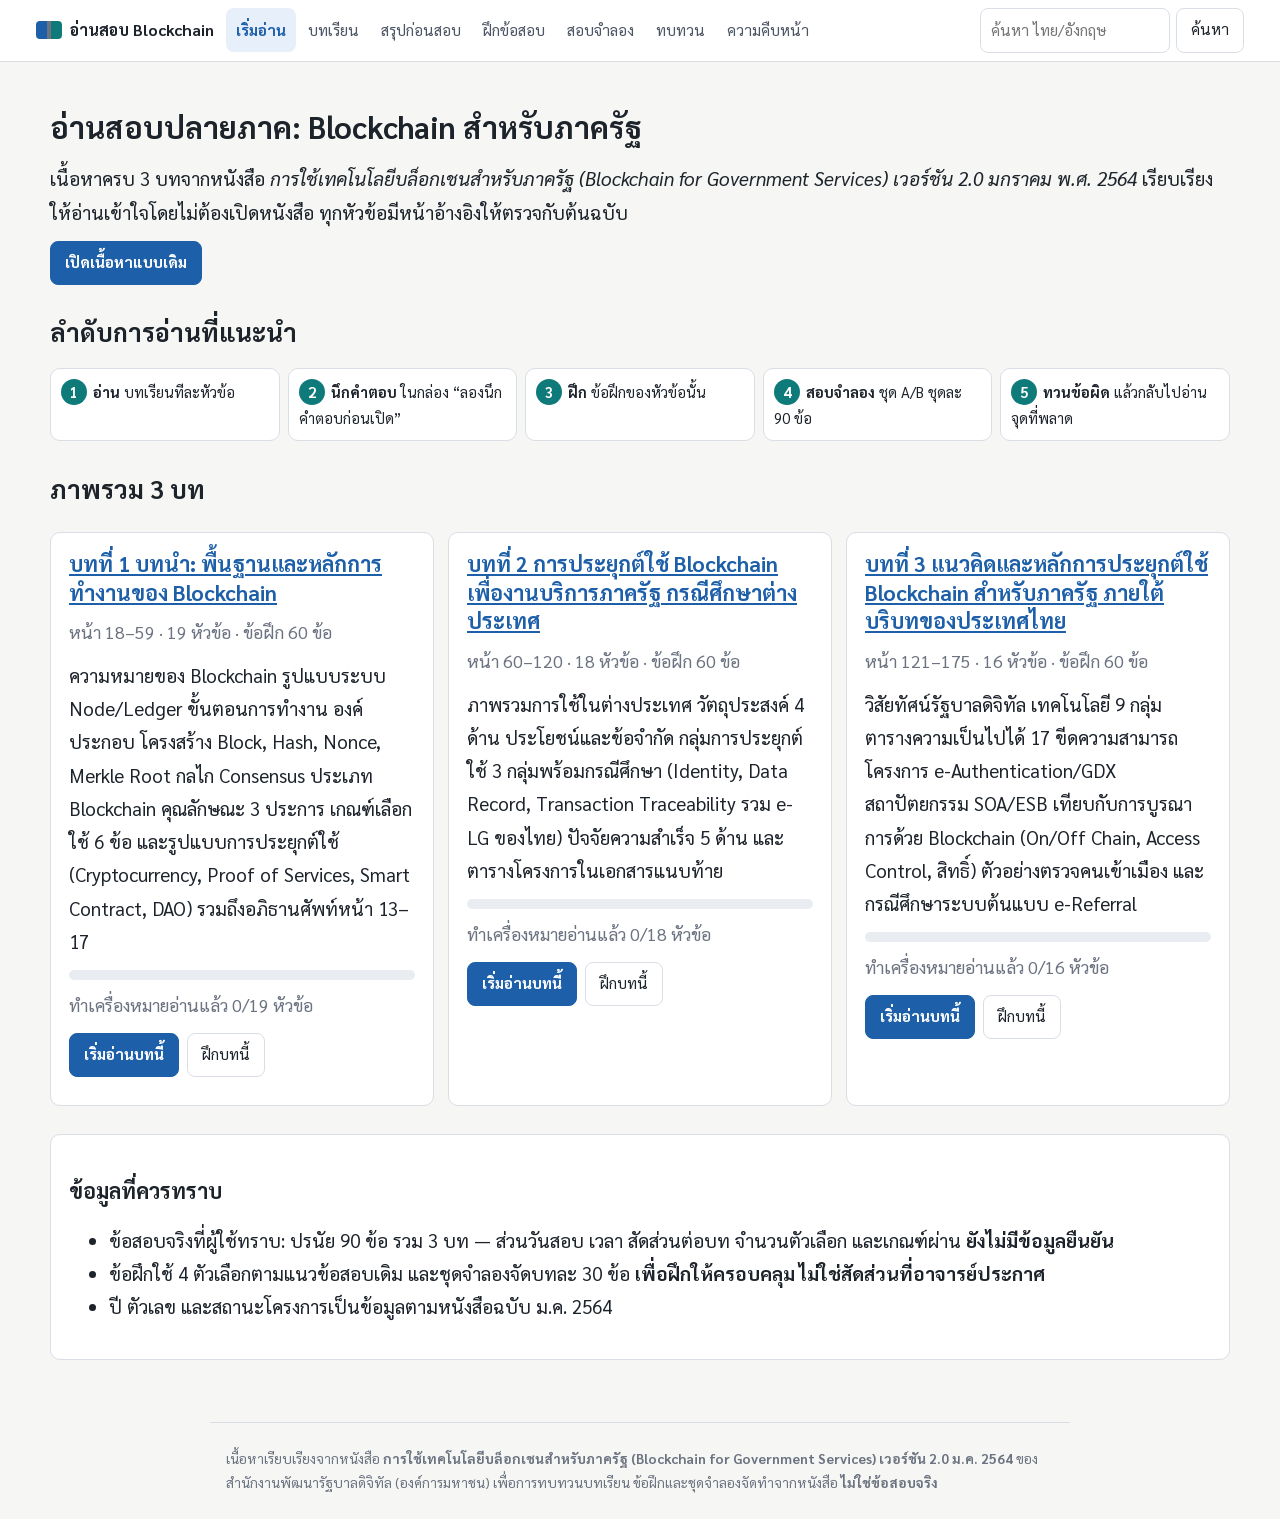
<file: index.html>
<!doctype html>
<html lang="th">
<head>
<meta charset="utf-8">
<meta name="viewport" content="width=device-width, initial-scale=1">
<title>อ่านสอบ Blockchain ภาครัฐ</title>
<meta name="description" content="เว็บไซต์อ่านสอบปลายภาคเรื่อง Blockchain จากหนังสือ การใช้เทคโนโลยีบล็อกเชนสำหรับภาครัฐ เวอร์ชัน 2.0 (สพร.) ครบ 3 บท ใช้งานออฟไลน์ได้">
<link rel="preconnect" href="https://fonts.googleapis.com">
<link rel="preconnect" href="https://fonts.gstatic.com" crossorigin>
<link href="https://fonts.googleapis.com/css2?family=Sarabun:wght@300;400;500;600;700;800&display=swap" rel="stylesheet">
<link rel="stylesheet" href="./assets/css/styles.css">
<link rel="icon" href="data:image/svg+xml,%3Csvg xmlns='http://www.w3.org/2000/svg' viewBox='0 0 32 32'%3E%3Crect x='2' y='9' width='12' height='14' rx='2' fill='%231d5fa8'/%3E%3Crect x='18' y='9' width='12' height='14' rx='2' fill='%23138a8a'/%3E%3Crect x='13' y='14' width='6' height='4' fill='%23555'/%3E%3C/svg%3E">
<script src="./assets/js/data/chapters.js" defer></script>
<script src="./assets/js/data/lessons-ch1.js" defer></script>
<script src="./assets/js/data/lessons-ch2.js" defer></script>
<script src="./assets/js/data/lessons-ch3.js" defer></script>
<script src="./assets/js/data/glossary.js" defer></script>
<script src="./assets/js/data/summary.js" defer></script>
<script src="./assets/js/data/legacy-questions.js" defer></script>
<script src="./assets/js/data/questions-ch1.js" defer></script>
<script src="./assets/js/data/questions-ch2.js" defer></script>
<script src="./assets/js/data/questions-ch3.js" defer></script>
<script src="./assets/js/data/review-status.js" defer></script>
<script src="./assets/js/data/flashcards-ch1.js" defer></script>
<script src="./assets/js/data/flashcards-ch2.js" defer></script>
<script src="./assets/js/data/flashcards-ch3.js" defer></script>
<script src="./assets/js/data/mock-exams.js" defer></script>
<script src="./assets/js/data/source-metadata.js" defer></script>
<script src="./assets/js/logic.js" defer></script>
<script src="./assets/js/storage.js" defer></script>
<script src="./assets/js/app.js" defer></script>
</head>
<body>
<a class="skip-link" href="#main">ข้ามไปเนื้อหา</a>
<header class="topbar" id="topbar">
  <div class="topbar-inner">
    <a class="brand" href="#home" aria-label="หน้าแรก อ่านสอบ Blockchain ภาครัฐ">
      <span class="brand-mark" aria-hidden="true"></span><span class="brand-text">อ่านสอบ Blockchain</span>
    </a>
    <button class="menu-btn" id="menuBtn" type="button" aria-expanded="false" aria-controls="mainNav">เมนู</button>
    <nav class="mainnav" id="mainNav" aria-label="เมนูหลัก">
      <a href="#home" data-nav="home">เริ่มอ่าน</a>
      <a href="#lessons" data-nav="lessons">บทเรียน</a>
      <a href="#summary" data-nav="summary">สรุปก่อนสอบ</a>
      <a href="#practice" data-nav="practice">ฝึกข้อสอบ</a>
      <a href="#mock" data-nav="mock">สอบจำลอง</a>
      <a href="#review" data-nav="review">ทบทวน</a>
      <a href="#progress" data-nav="progress">ความคืบหน้า</a>
    </nav>
    <form class="searchbox" id="searchForm" role="search">
      <label class="sr-only" for="searchInput">ค้นหาเนื้อหา</label>
      <input id="searchInput" type="search" placeholder="ค้นหา ไทย/อังกฤษ" autocomplete="off">
      <button type="submit">ค้นหา</button>
    </form>
  </div>
</header>
<div class="statusbar" id="statusbar" role="status" aria-live="polite"></div>
<main id="main" tabindex="-1">
  <noscript><p class="note note-caution">เว็บไซต์นี้ต้องเปิด JavaScript ในเบราว์เซอร์</p></noscript>
  <p class="loading">กำลังโหลด…</p>
</main>
<footer class="sitefoot">
  <p>เนื้อหาเรียบเรียงจากหนังสือ <b>การใช้เทคโนโลยีบล็อกเชนสำหรับภาครัฐ (Blockchain for Government Services) เวอร์ชัน 2.0 ม.ค. 2564</b> ของสำนักงานพัฒนารัฐบาลดิจิทัล (องค์การมหาชน) เพื่อการทบทวนบทเรียน ข้อฝึกและชุดจำลองจัดทำจากหนังสือ <b>ไม่ใช่ข้อสอบจริง</b></p>
</footer>
<div class="toast" id="toast" role="status" aria-live="polite"></div>
</body>
</html>
</file>
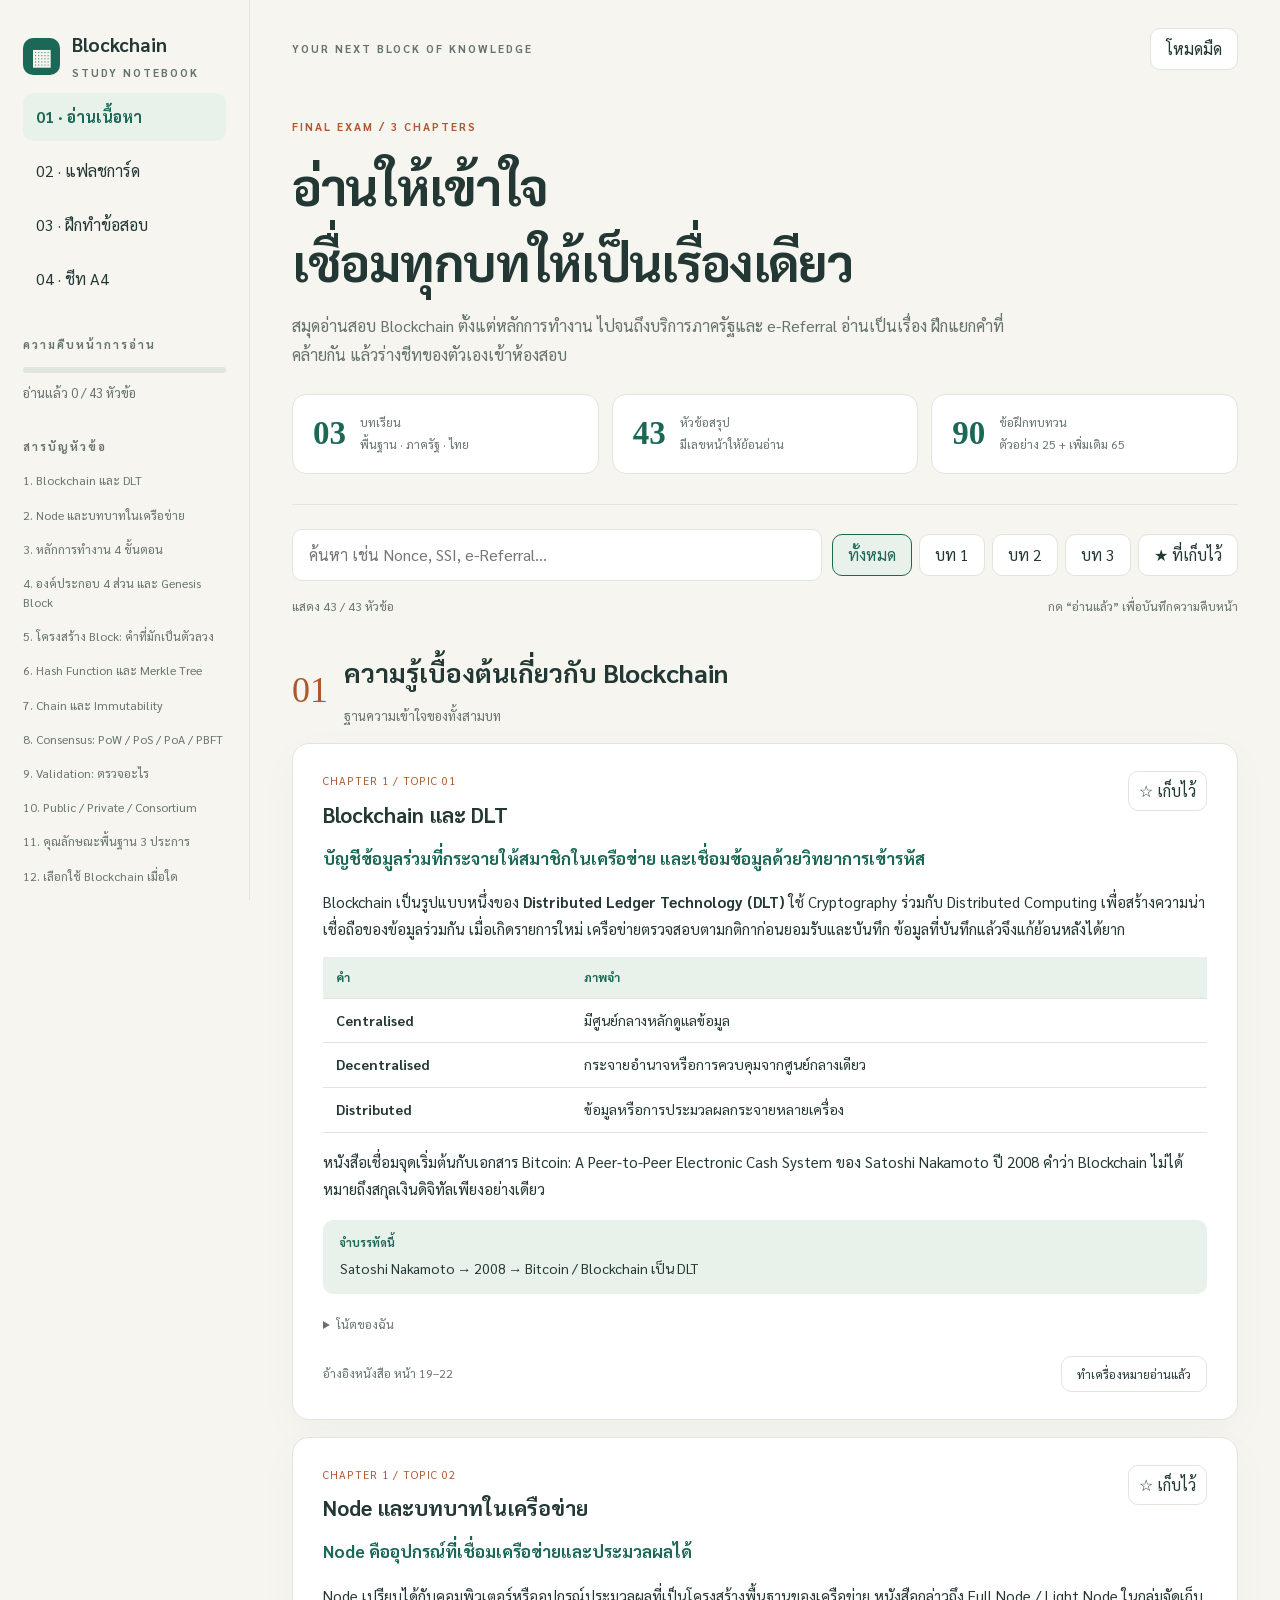
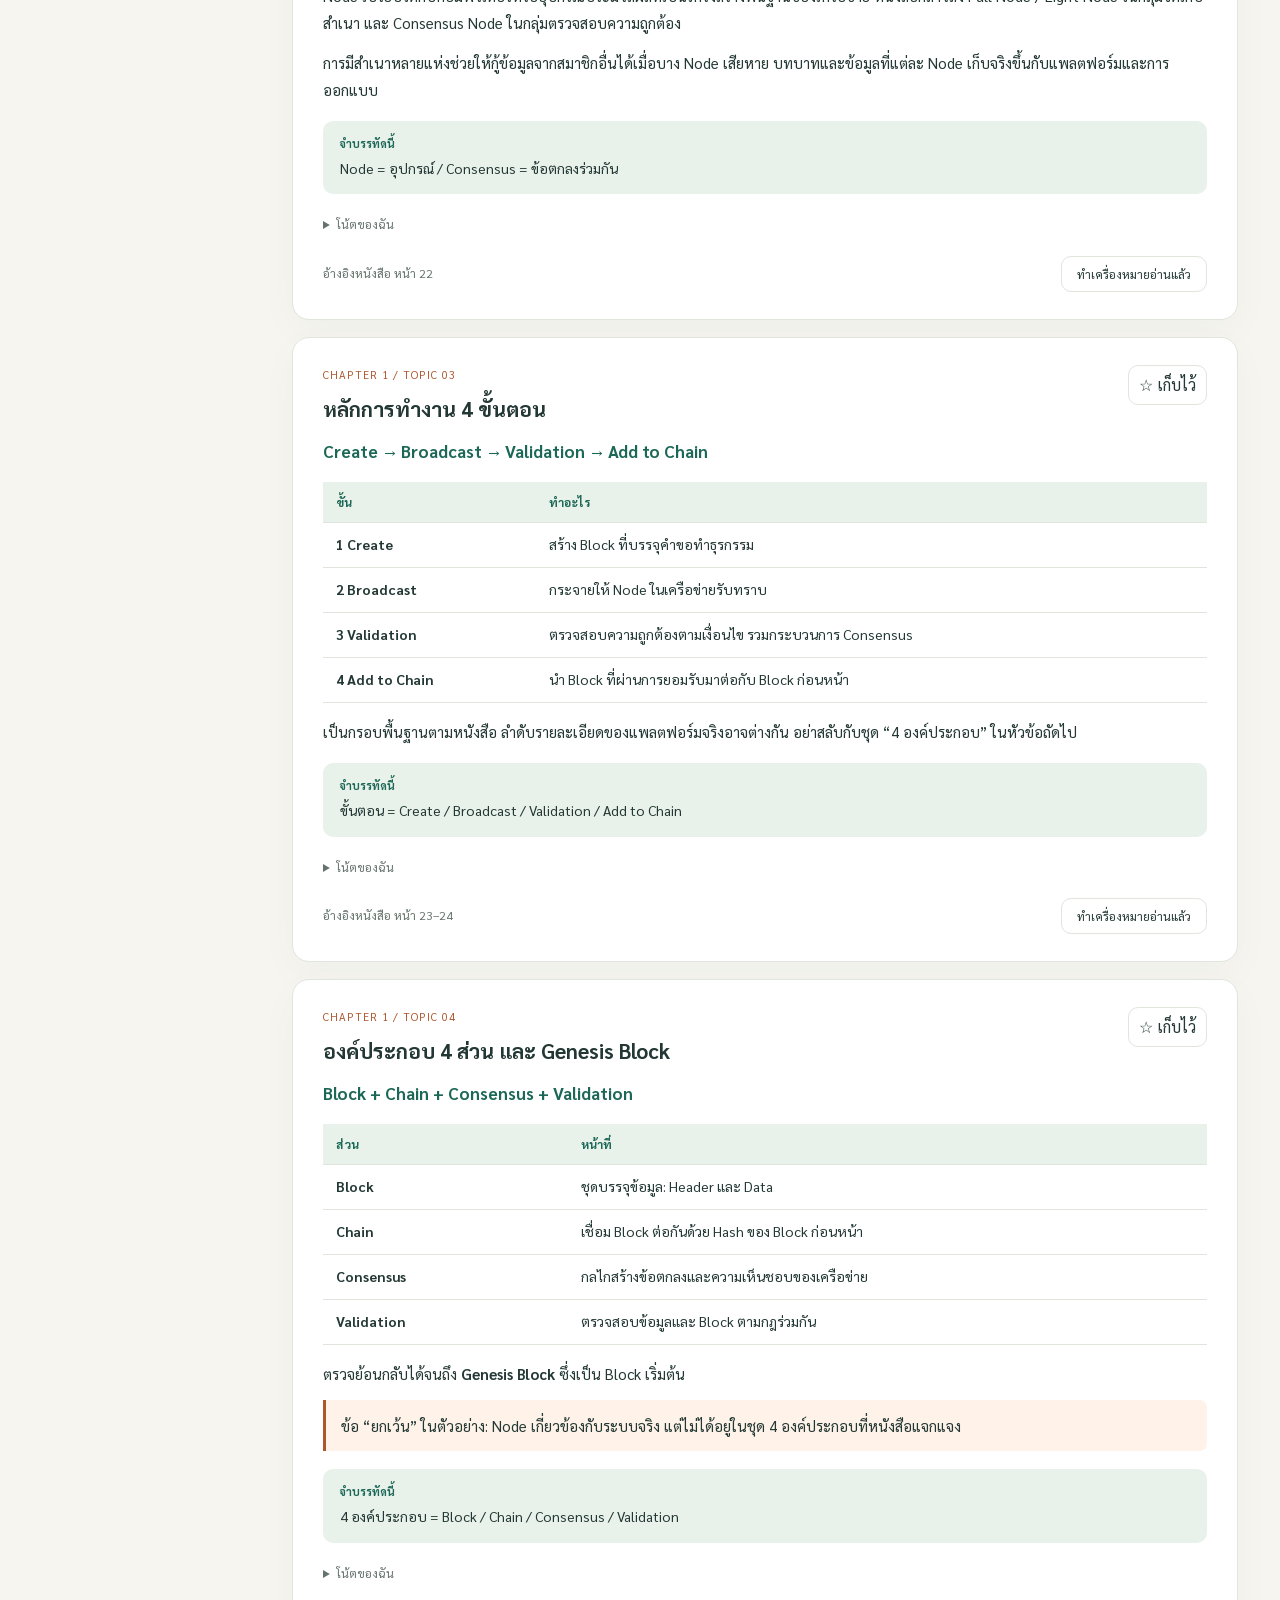
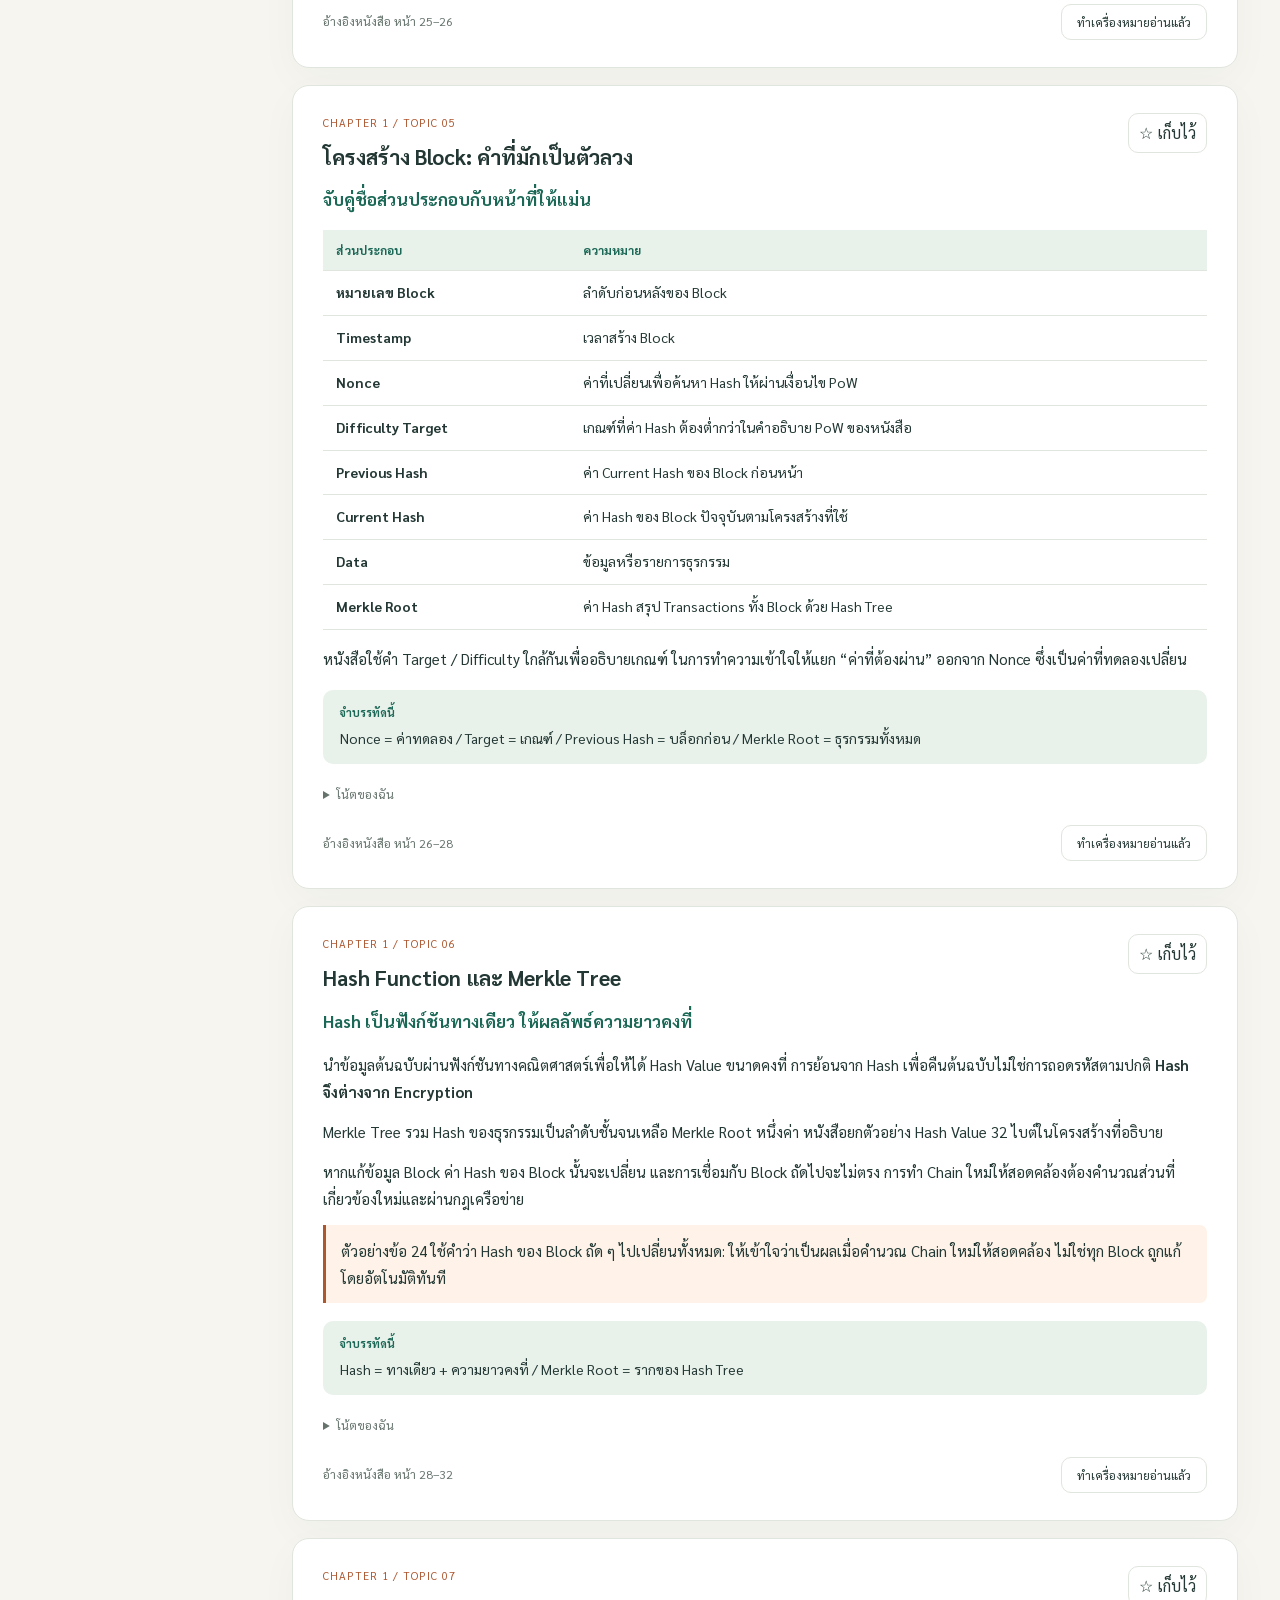
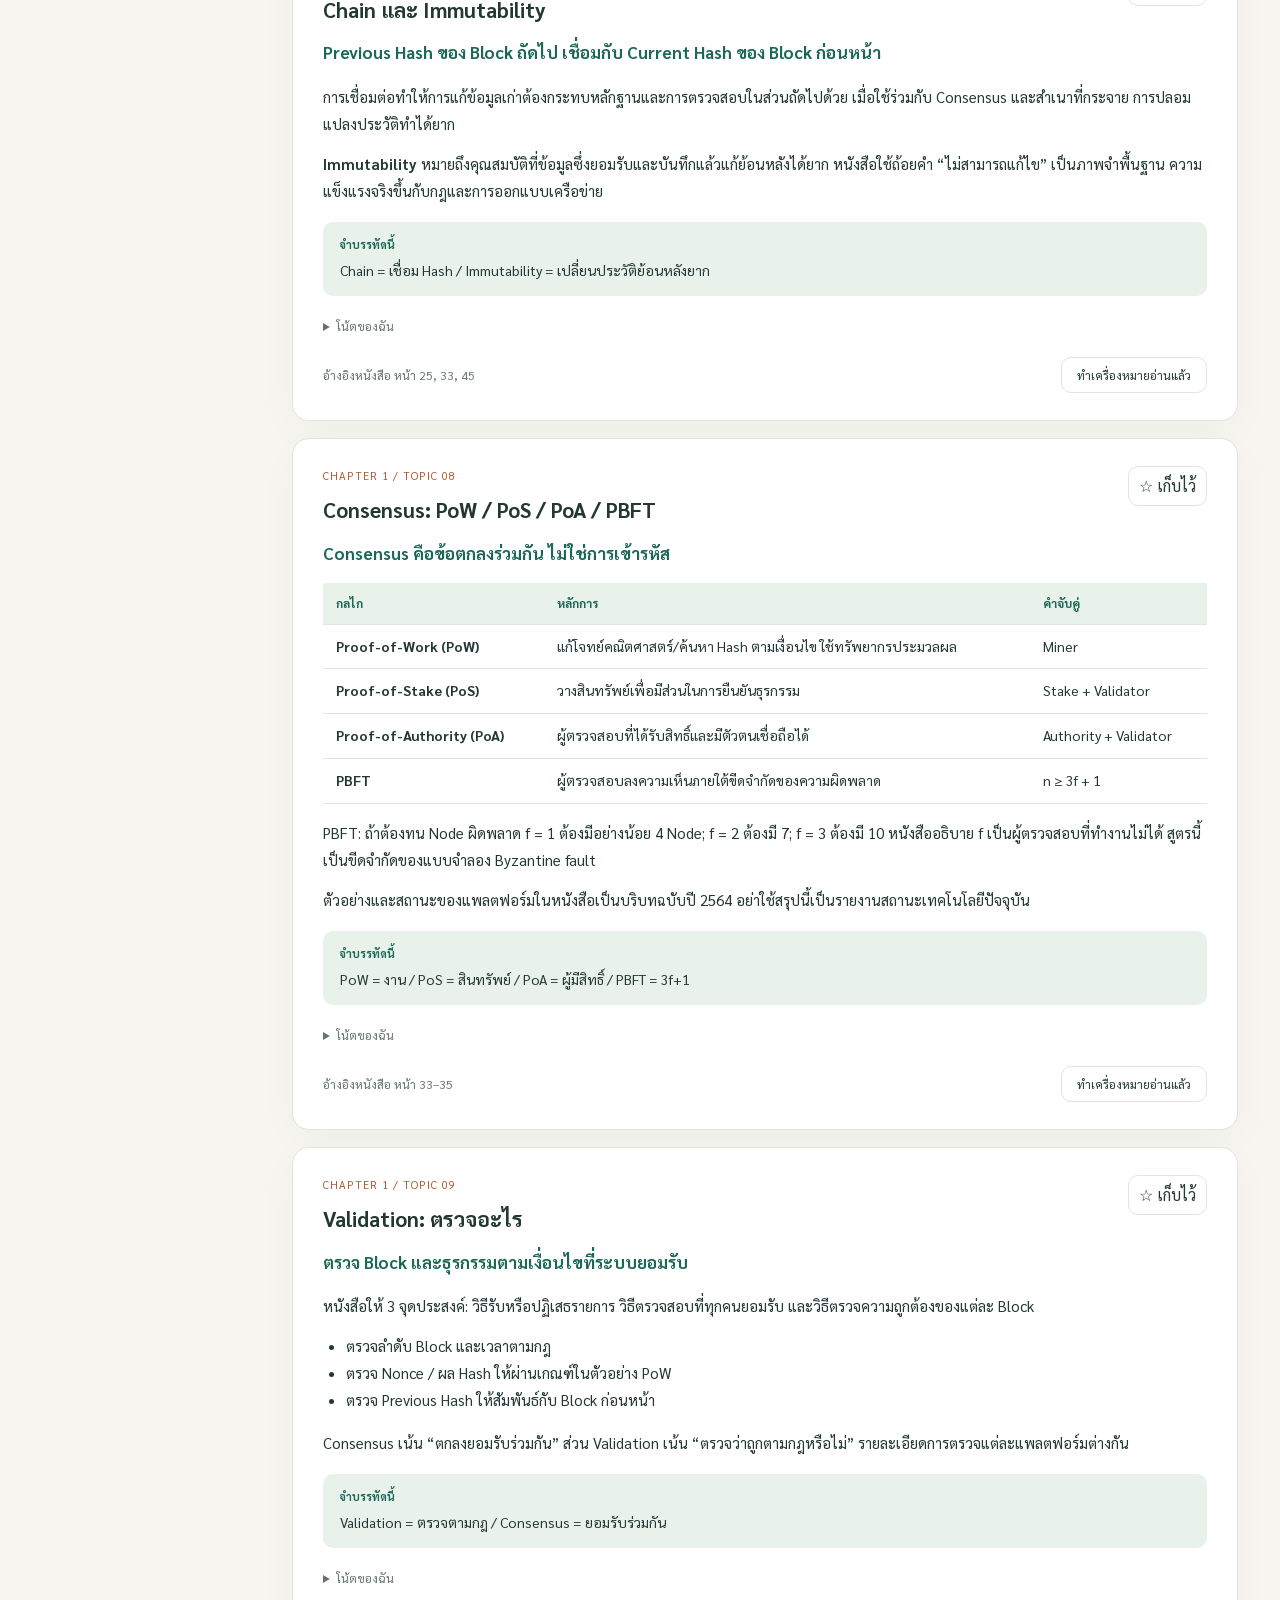
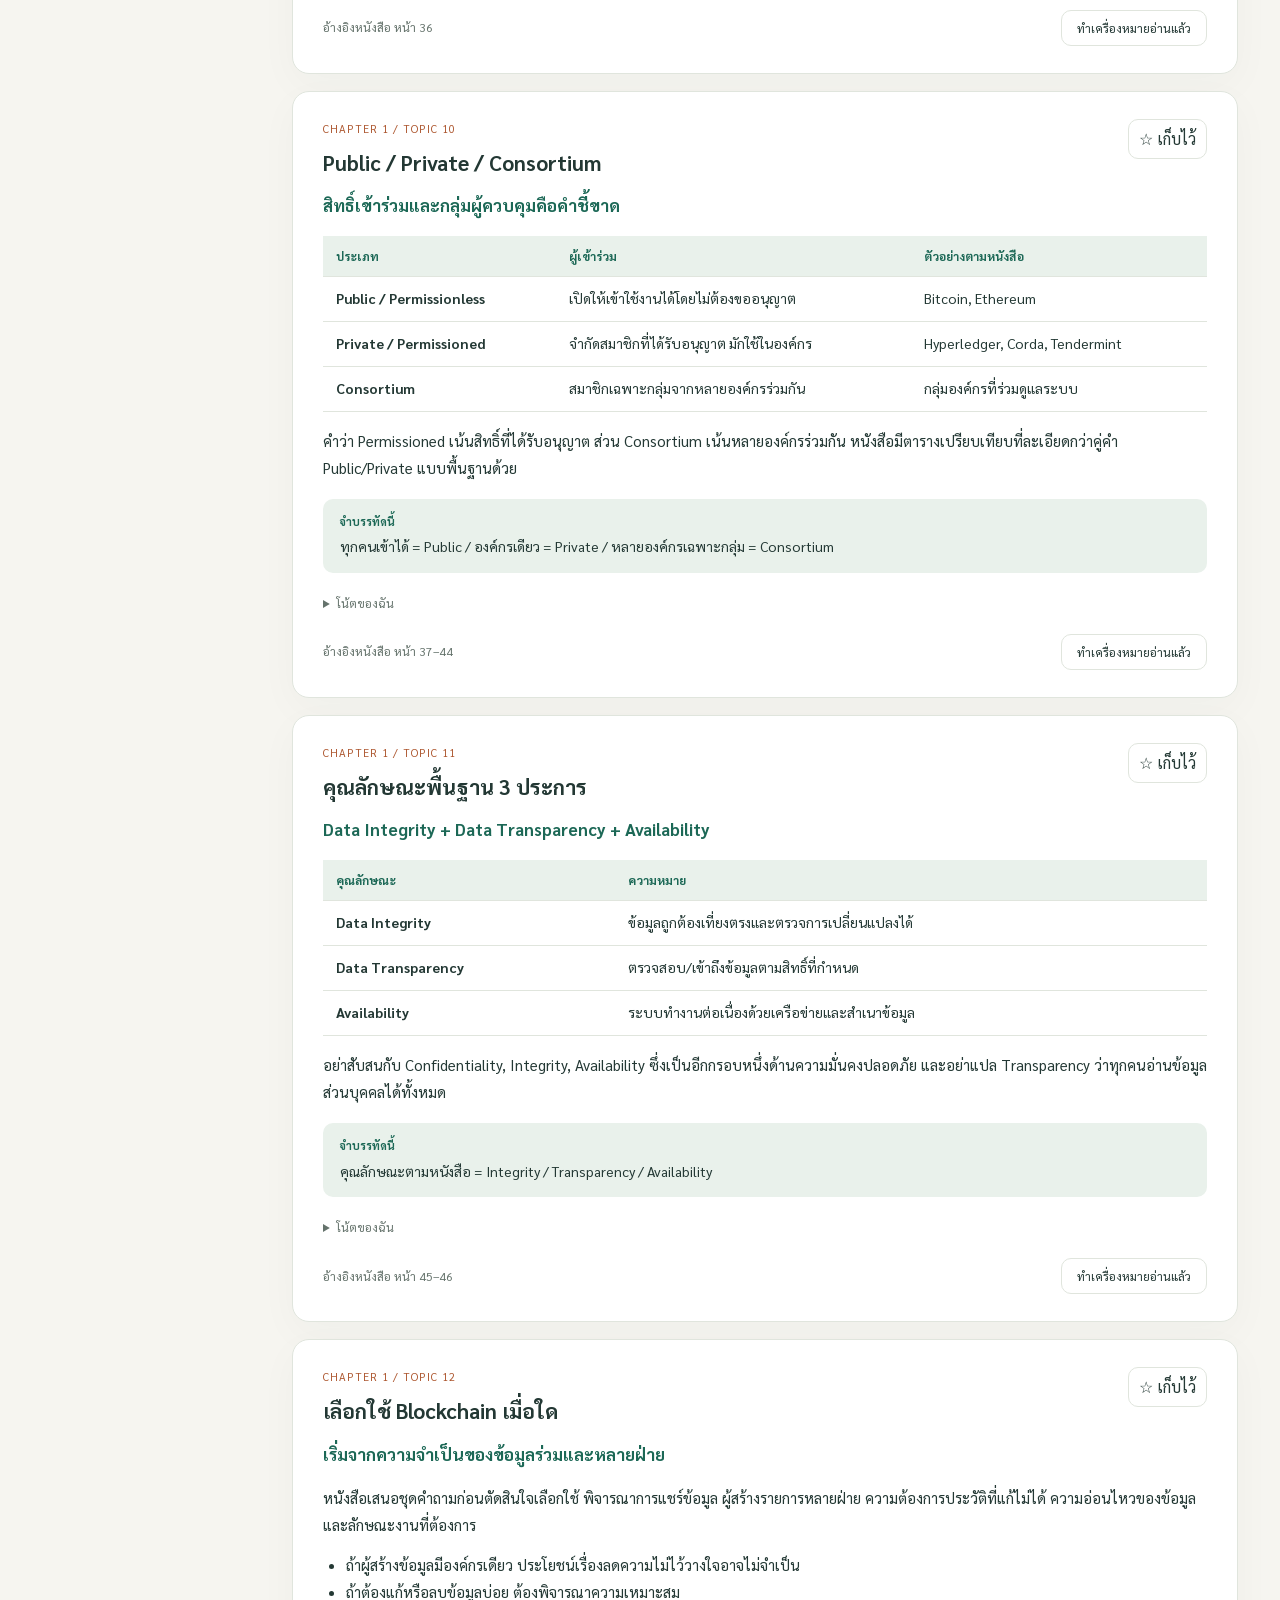
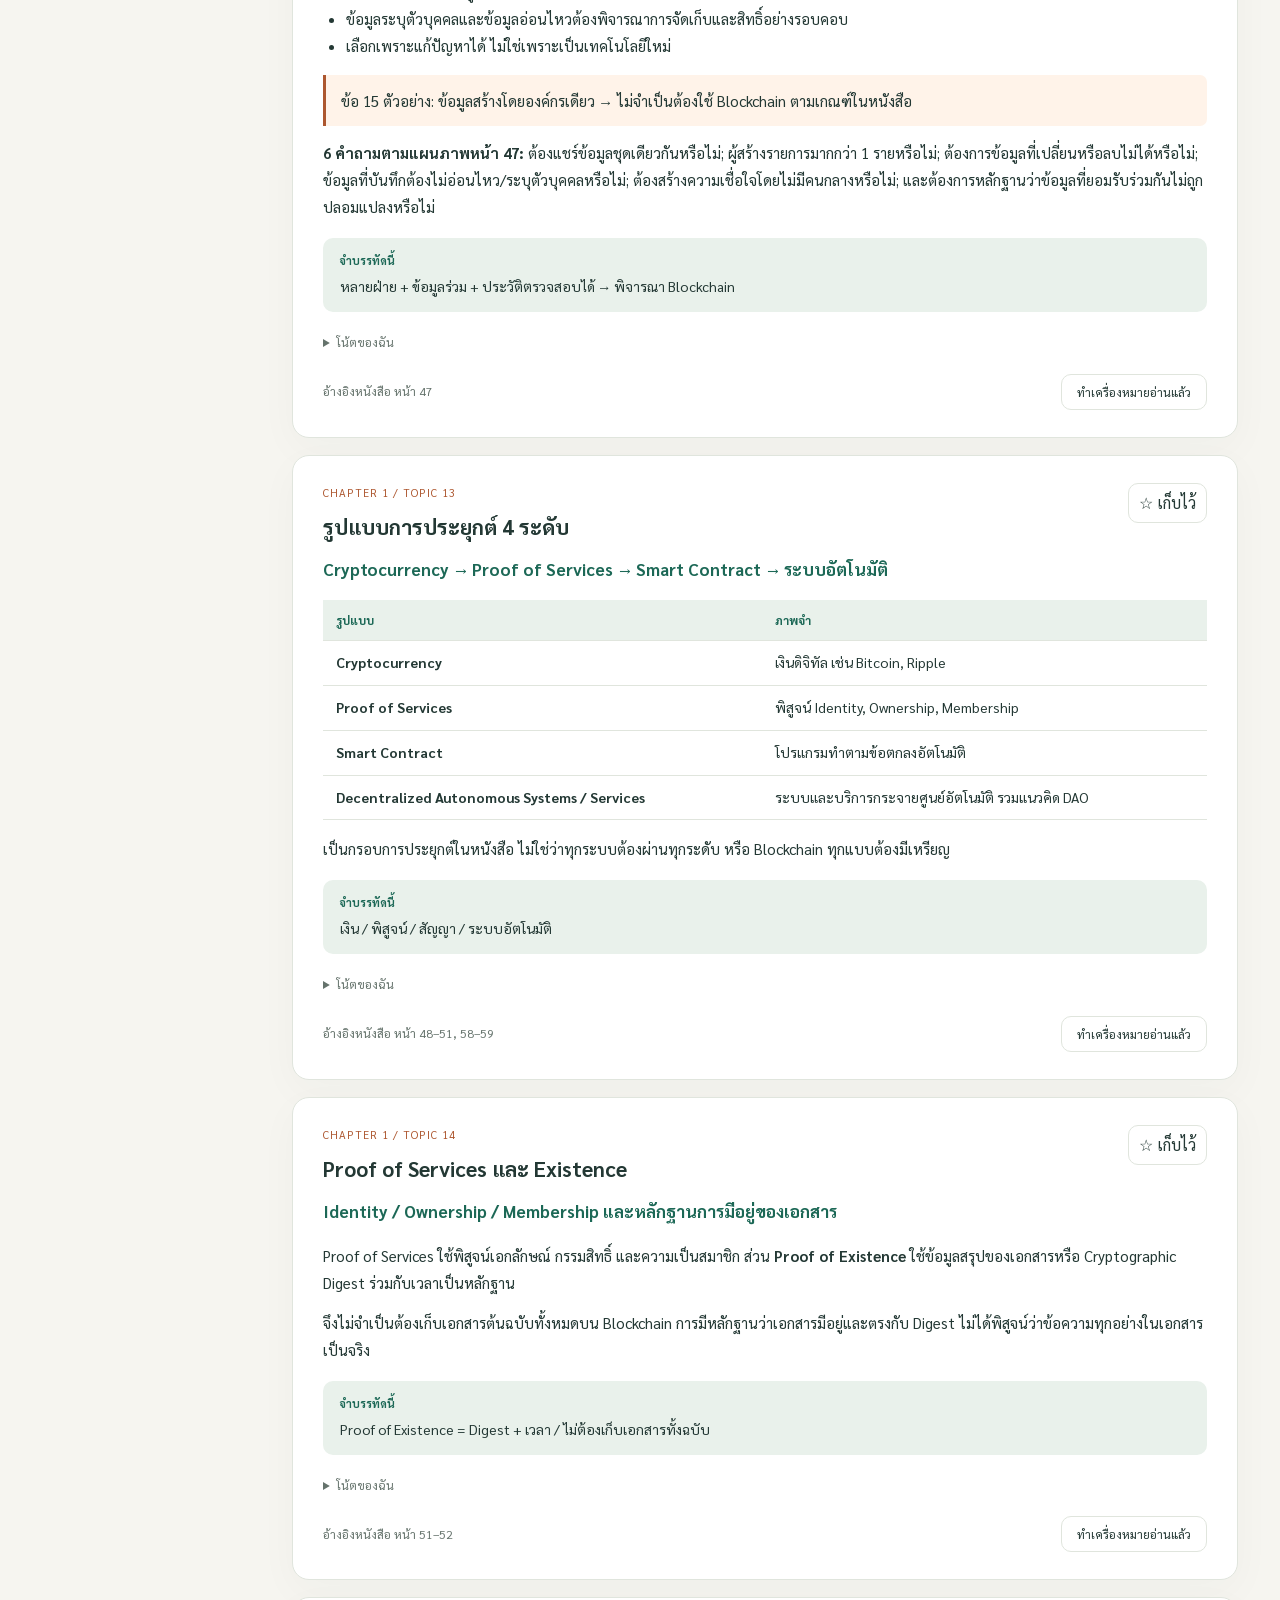
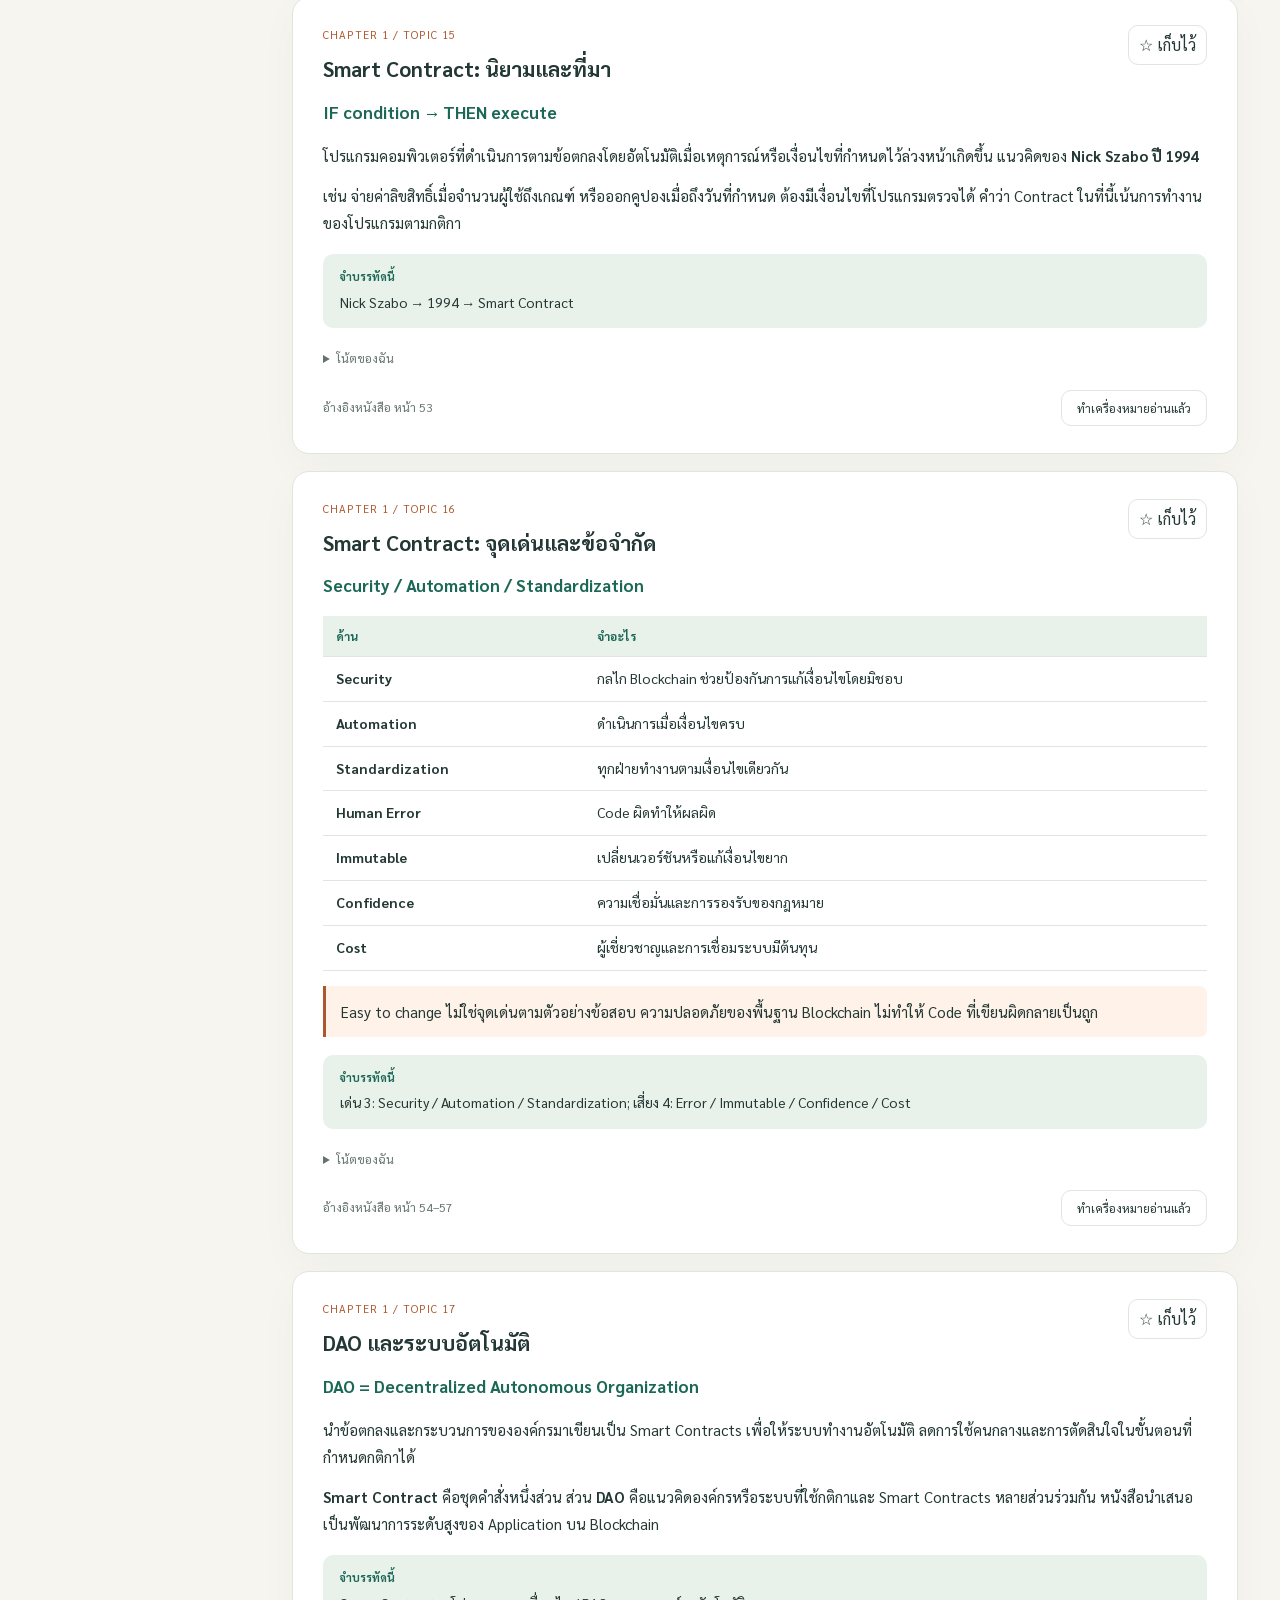
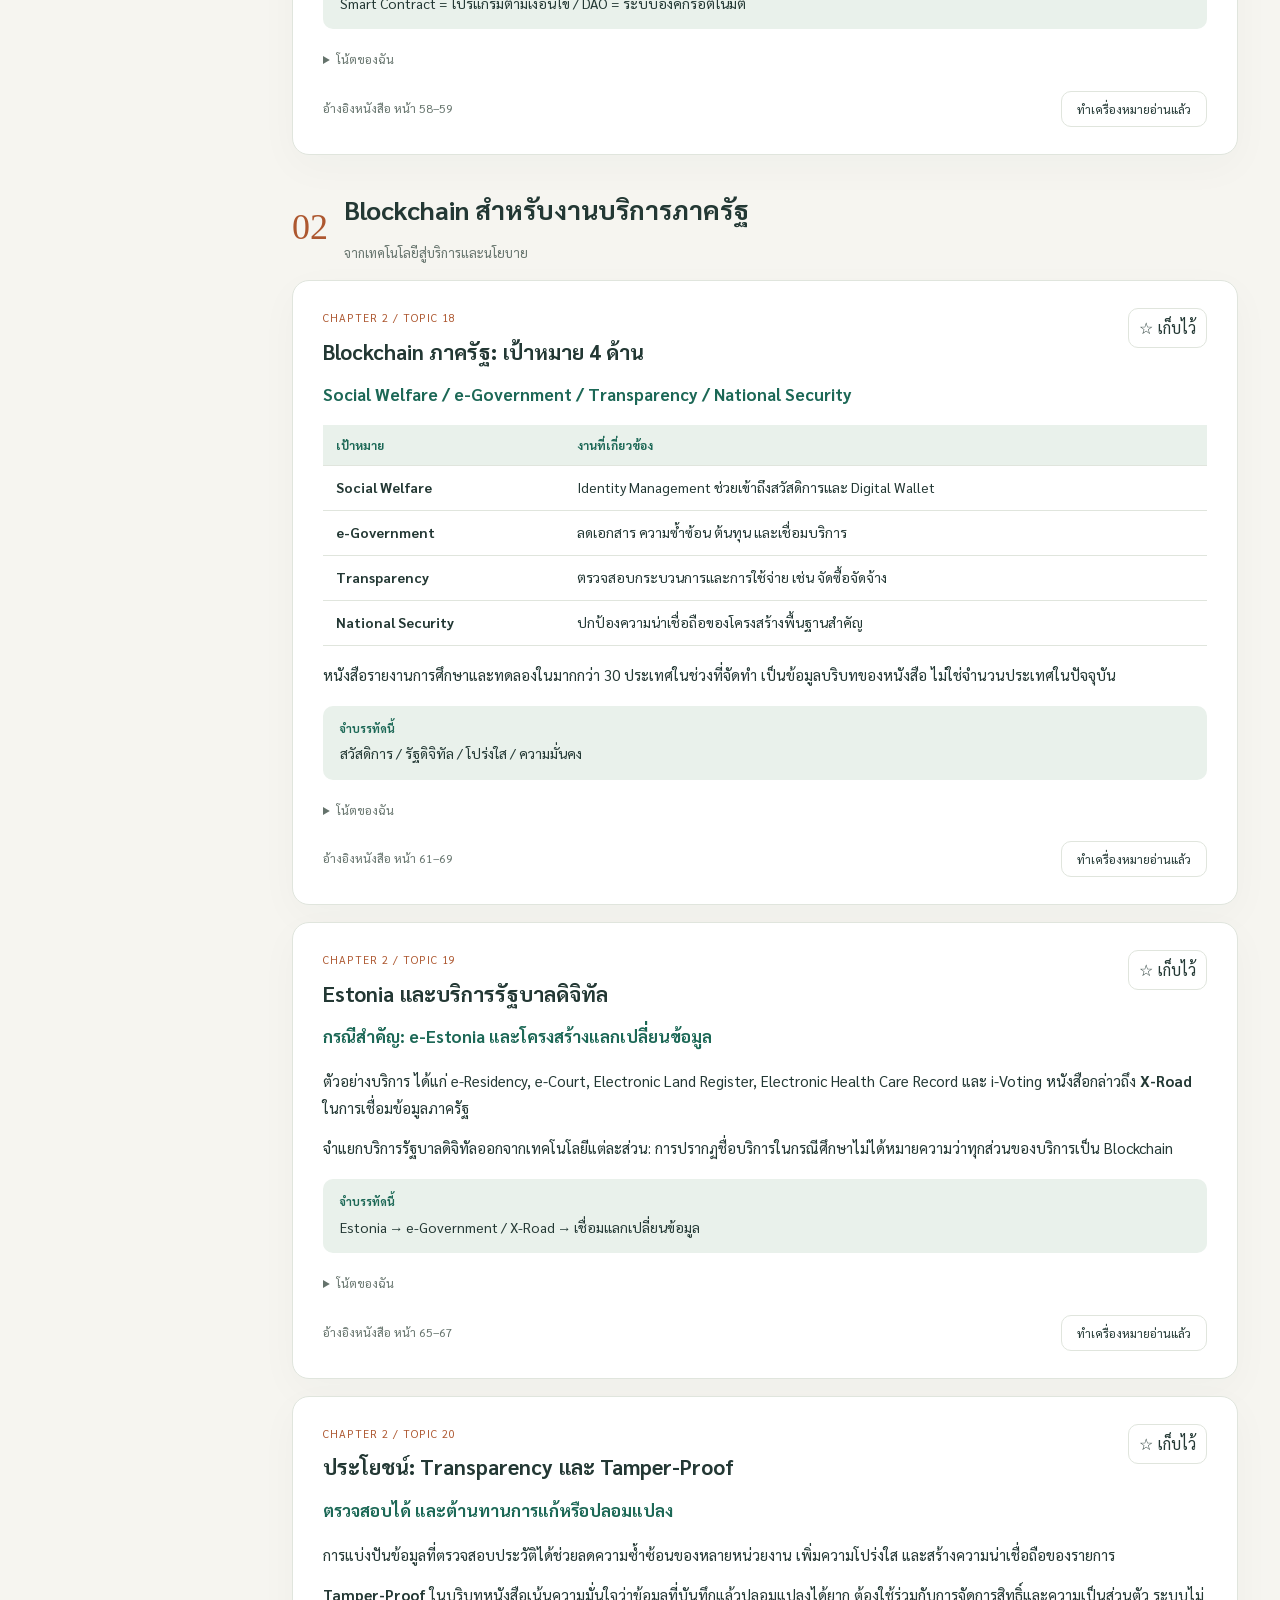
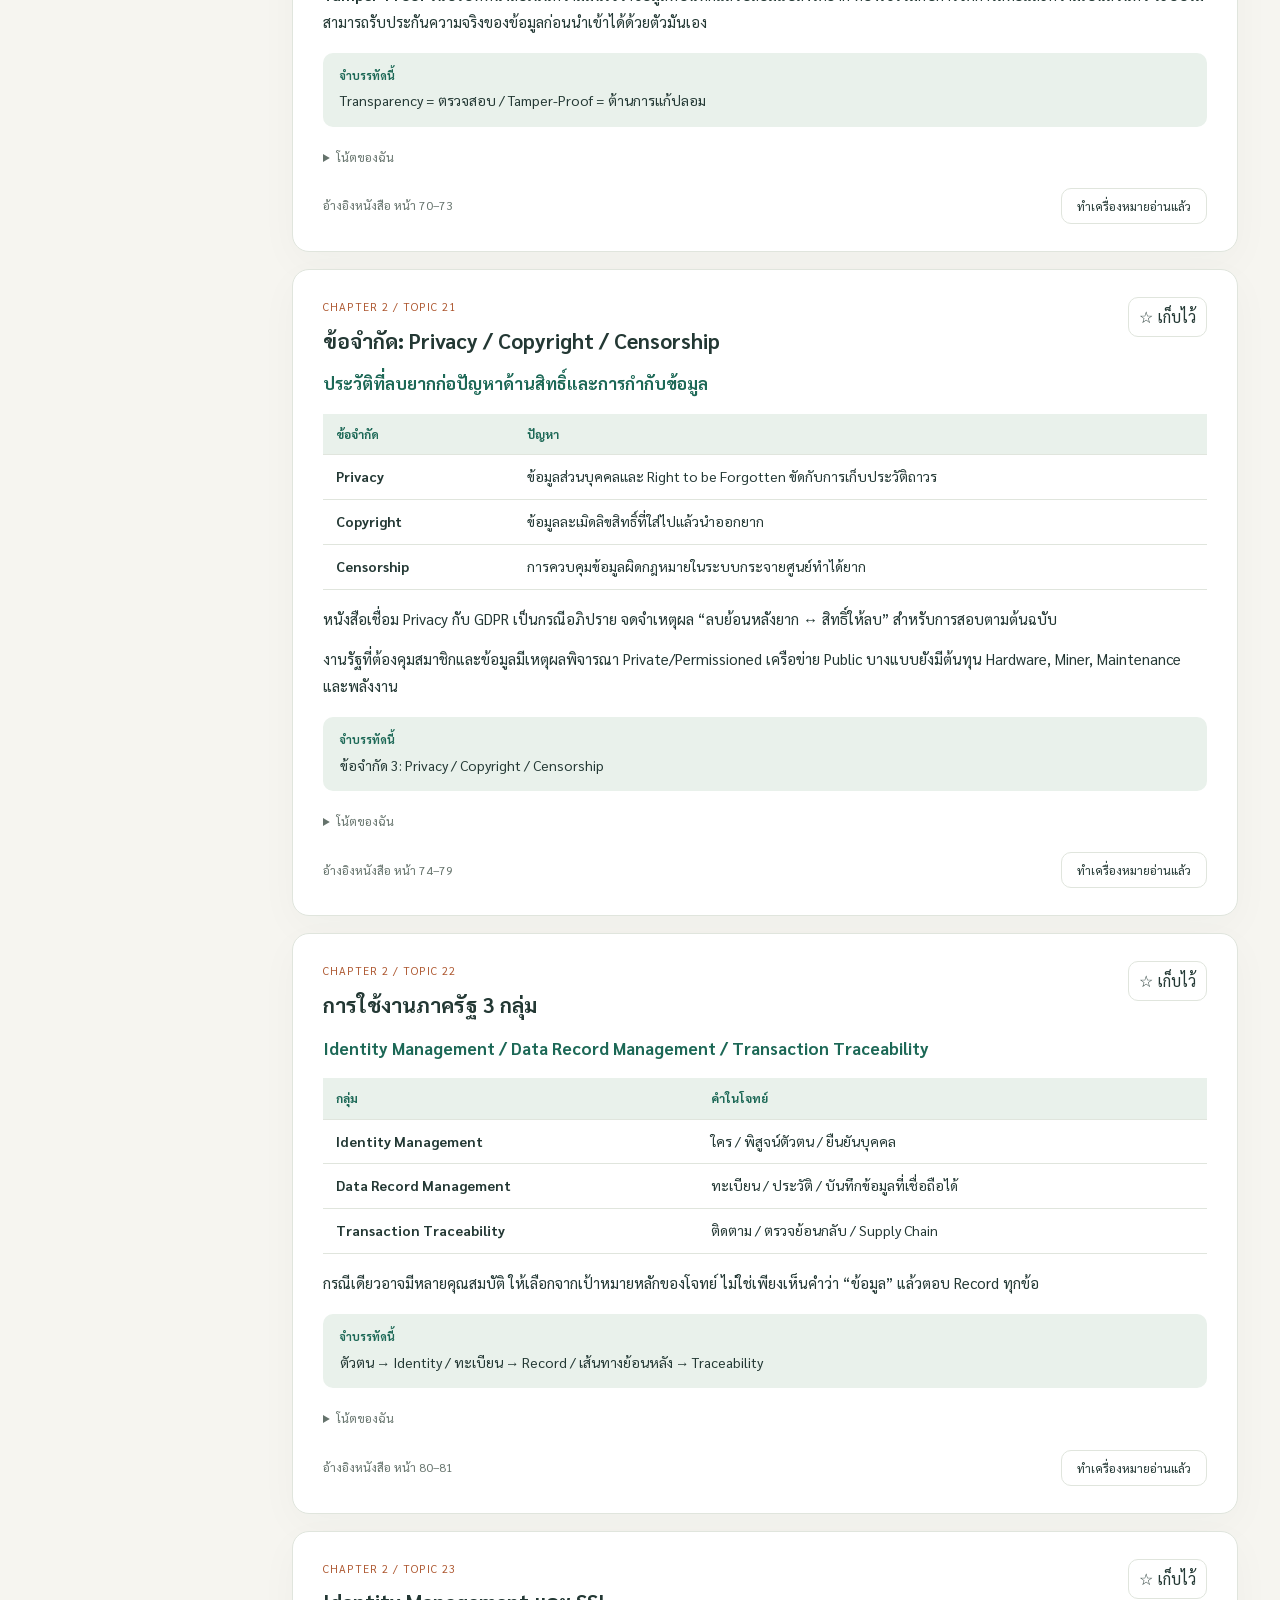
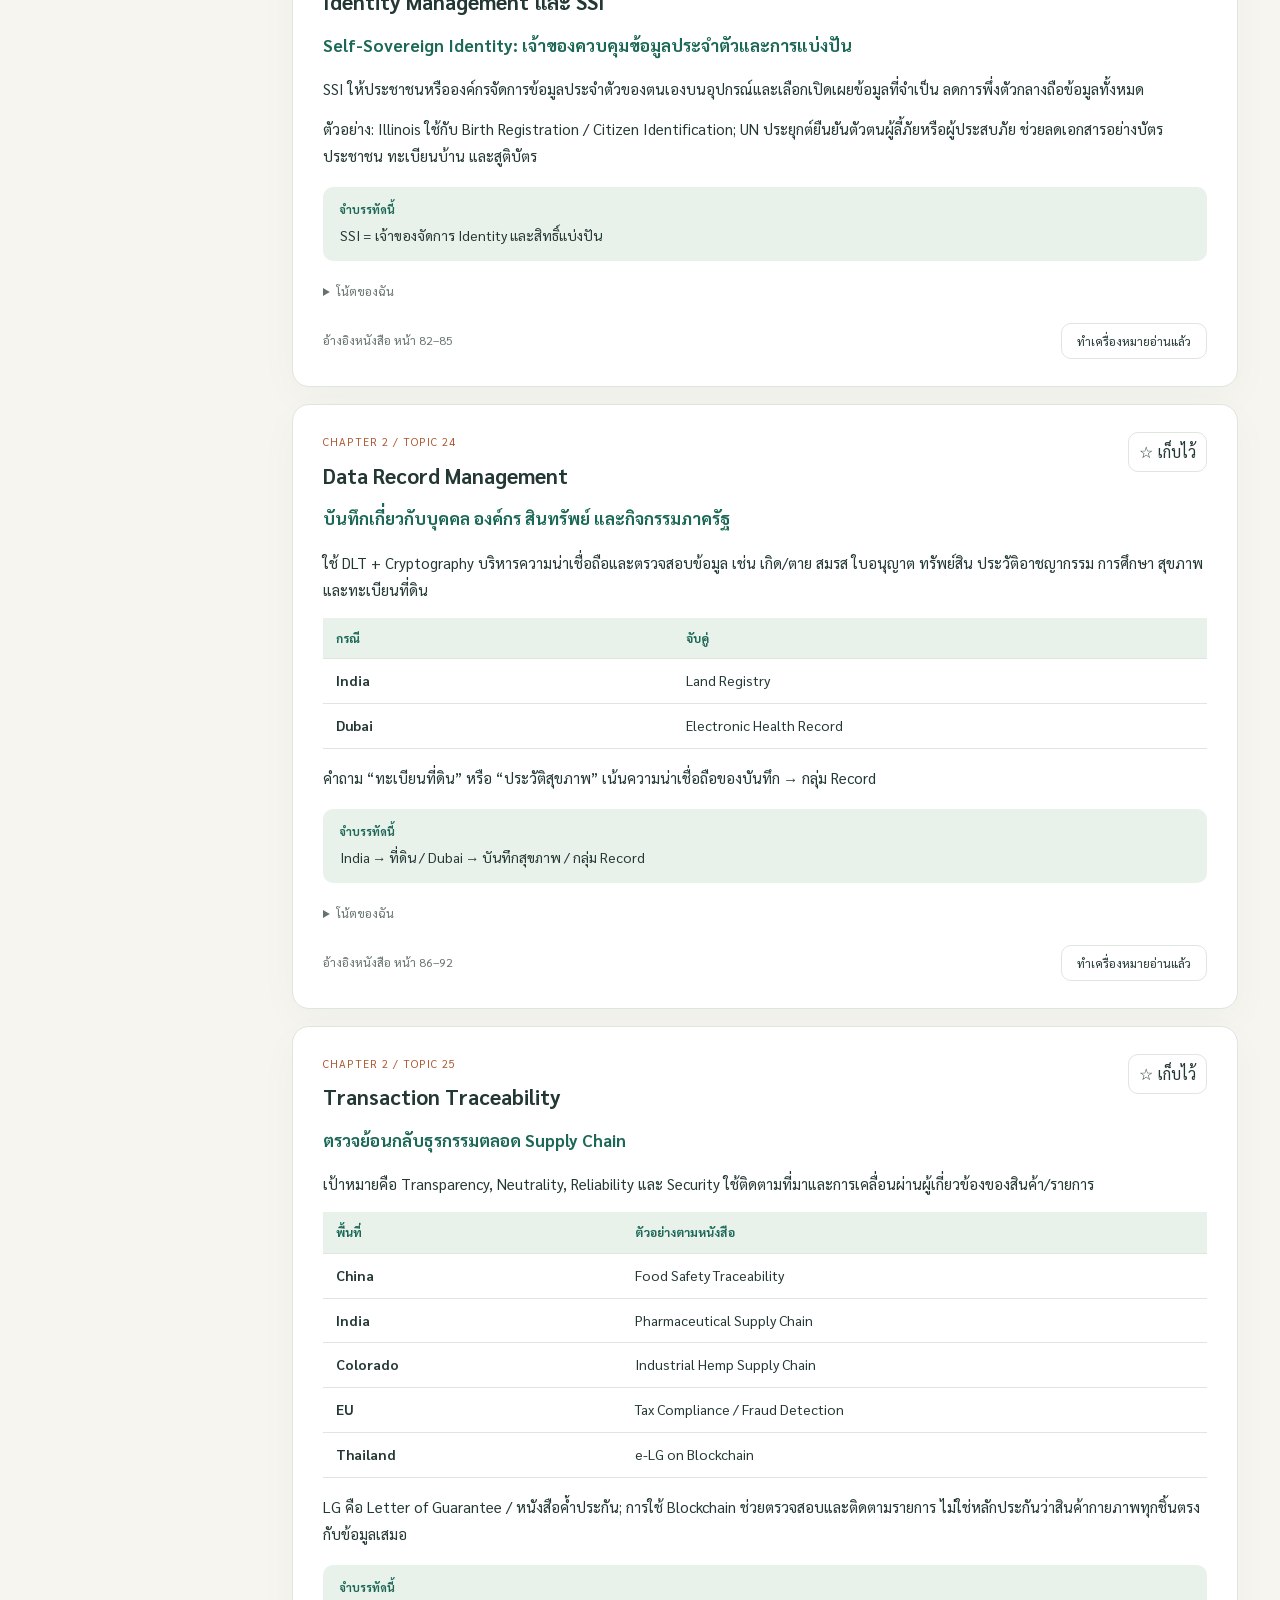
<file: old_content.html>
<!doctype html><html lang="th"><head><meta charset="utf-8"><meta name="viewport" content="width=device-width,initial-scale=1"><meta name="description" content="สรุปอ่านสอบ Blockchain 3 บท พร้อมแบบฝึก 90 ข้อ แฟลชการ์ด และชีท A4 ใช้งานออฟไลน์"><title>Blockchain — สมุดอ่านสอบ 3 บท</title><style>
:root{--bg:#f6f5f0;--paper:#fff;--ink:#233834;--muted:#65736c;--accent:#1c6856;--soft:#e9f1eb;--line:#e0e5dd;--orange:#ad572f;--warn:#fff3e9;--shadow:0 12px 40px #23383408;font-size:16px;color-scheme:light}*{box-sizing:border-box}html{scroll-behavior:smooth}body{margin:0;background:var(--bg);color:var(--ink);font-family:Tahoma,'Leelawadee UI',sans-serif;line-height:1.8}body.dark{--bg:#15221f;--paper:#1e302b;--ink:#e7eee8;--muted:#b0beb5;--accent:#8ad5af;--soft:#2b4438;--line:#3e5145;--orange:#f5b48b;--warn:#453629;color-scheme:dark}button,input,select,textarea{font:inherit}button,a,input,select,textarea{touch-action:manipulation}button{cursor:pointer;border:1px solid var(--line);background:var(--paper);color:var(--ink);border-radius:10px;padding:8px 15px;line-height:1.5}button:hover{border-color:var(--accent);background:var(--soft)}button:disabled{opacity:.45;cursor:default}a{color:var(--accent);text-underline-offset:4px}button.primary{background:var(--accent);color:var(--bg);border-color:var(--accent);font-weight:bold}button.active{background:var(--soft);color:var(--accent);border-color:var(--accent)}:focus-visible{outline:3px solid var(--orange);outline-offset:3px}[hidden]{display:none!important}.skip{position:fixed;top:-80px;left:15px;z-index:99;background:var(--paper);padding:12px}.skip:focus{top:15px}.layout{max-width:1550px;margin:auto;display:grid;grid-template-columns:250px 1fr;min-height:100vh}.sidebar{padding:32px 23px;border-right:1px solid var(--line);position:sticky;top:0;height:100vh;overflow:auto}.brand{display:flex;gap:12px;align-items:center;line-height:1.3;font-size:19px;font-weight:bold}.brandmark{width:37px;height:37px;background:var(--accent);color:var(--bg);display:grid;place-items:center;border-radius:10px;font-size:22px}.eyebrow{font-size:11px;letter-spacing:2px;text-transform:uppercase;color:var(--muted);font-weight:bold}.sidebar .eyebrow{margin-top:32px}.nav{display:flex;flex-direction:column;gap:6px;margin:12px 0 24px}.nav button{border-color:transparent;text-align:left;background:transparent;padding:11px 12px}.nav button.active{background:var(--soft);font-weight:bold;color:var(--accent)}.toc{font-size:12px;line-height:1.6;display:flex;flex-direction:column;gap:5px;margin-top:10px}.toc a{text-decoration:none;display:block;padding:5px 0;color:var(--muted)}.toc a:hover{color:var(--accent)}.side-footer{border-top:1px solid var(--line);margin-top:20px;padding-top:14px;font-size:11px;color:var(--muted)}main{min-width:0;padding:28px 42px 60px;max-width:1250px}.topbar{display:flex;align-items:center;justify-content:space-between;gap:15px;padding-bottom:25px}.pill{display:inline-block;border:1px solid var(--line);border-radius:30px;font-size:12px;padding:4px 12px;color:var(--muted)}h1,h2,h3,h4{line-height:1.5;margin:0 0 12px}h1{font-size:clamp(30px,4vw,51px);letter-spacing:-1.3px}h2{font-size:26px}h3{font-size:21px}h4{font-size:17px}p{margin:0 0 13px}.hero{border-bottom:1px solid var(--line);padding:22px 0 30px;position:relative}.hero p{max-width:720px;color:var(--muted)}.hero .eyebrow{color:var(--orange);margin-bottom:10px}.stats{display:grid;grid-template-columns:repeat(3,1fr);gap:13px;margin:25px 0 0}.stat{padding:17px 20px;background:var(--paper);border:1px solid var(--line);border-radius:14px;display:flex;align-items:center;gap:14px}.stat b{font-family:Georgia,serif;font-size:33px;color:var(--accent);line-height:1}.stat span{font-size:12px;color:var(--muted)}.toolbar{display:flex;gap:10px;flex-wrap:wrap;margin:24px 0 15px;align-items:center}.search{flex:1;min-width:190px;position:relative}.search input{width:100%;padding:11px 16px;border:1px solid var(--line);border-radius:10px;background:var(--paper);color:var(--ink)}.tabs{display:flex;gap:7px;flex-wrap:wrap}.subtle{font-size:13px;color:var(--muted)}.resultbar{display:flex;justify-content:space-between;gap:15px;font-size:12px;color:var(--muted);margin-bottom:18px}.meter{height:6px;width:100%;border-radius:9px;background:var(--line);overflow:hidden;margin-top:12px}.meter span{display:block;height:100%;background:var(--accent);transition:width .2s}.chapterhead{margin:35px 0 16px;display:flex;align-items:center;gap:16px}.chapternum{font:36px Georgia,serif;color:var(--orange)}.chapterhead p{font-size:13px;color:var(--muted);margin:0}.card{background:var(--paper);border:1px solid var(--line);border-radius:17px;padding:27px 30px;margin-bottom:17px;box-shadow:var(--shadow);scroll-margin-top:20px}.cardtop{display:flex;justify-content:space-between;gap:14px;align-items:start}.card .label{font-size:11px;letter-spacing:1px;color:var(--orange);margin-bottom:8px}.card .lead{font-size:17px;font-weight:bold;margin-bottom:15px;color:var(--accent)}.card .body{font-size:15px}.card .body ul{padding-left:23px;margin:0 0 16px}.tablewrap{overflow:auto;margin:15px 0}table{width:100%;border-collapse:collapse;font-size:14px;line-height:1.7}th{text-align:left;background:var(--soft);color:var(--accent);font-size:12px}th,td{padding:10px 13px;border-bottom:1px solid var(--line);vertical-align:top}td:first-child{font-weight:bold;min-width:120px}.key{background:var(--soft);padding:13px 17px;border-radius:10px;font-size:14px;margin-top:18px}.key b{color:var(--accent);display:block;font-size:11px;margin-bottom:3px}.trap{background:var(--warn);border-left:3px solid var(--orange);padding:12px 15px;border-radius:0 7px 7px 0}.cardfoot{display:flex;justify-content:space-between;align-items:center;gap:12px;margin-top:20px;color:var(--muted);font-size:12px}.readbtn.done{color:var(--accent);background:var(--soft)}.bookmark{padding:7px 10px;white-space:nowrap}.note{margin-top:20px}.note summary{cursor:pointer;font-size:12px;color:var(--muted)}textarea{width:100%;border:1px solid var(--line);border-radius:8px;background:var(--bg);color:var(--ink);padding:12px;min-height:90px;margin-top:10px;resize:vertical}.panel-intro{padding:23px 0}.flashbox{text-align:center;max-width:770px;margin:22px auto}.flashbox .card{min-height:330px;display:flex;flex-direction:column;justify-content:center;align-items:center}.flashbox h3{font-size:29px}.flashbox .answer{font-size:20px;color:var(--accent);padding:20px 0}.buttonrow{display:flex;gap:10px;align-items:center;flex-wrap:wrap}.center{justify-content:center}.quizshell{max-width:850px;margin:25px auto}.quizhead{display:flex;justify-content:space-between;gap:10px;align-items:center;margin-bottom:20px}.choices{display:grid;gap:10px;margin-top:22px}.choice{text-align:left;padding:14px 16px;display:flex;align-items:flex-start;gap:13px;font-size:15px}.choice span{display:grid;place-items:center;flex-shrink:0;background:var(--soft);width:28px;height:28px;border-radius:7px;font-size:12px;font-weight:bold}.choice.selected{border:2px solid var(--accent);padding:13px 15px;background:var(--soft)}.choice.correct{border:2px solid var(--accent);padding:13px 15px}.choice.wrong{border:2px solid var(--orange);padding:13px 15px;background:var(--warn)}.feedback{margin-top:20px;border-radius:10px;padding:18px;background:var(--soft);font-size:14px}.feedback.bad{background:var(--warn)}.score{font:65px Georgia,serif;color:var(--accent);margin:10px 0}.quizdots{display:flex;flex-wrap:wrap;gap:5px;margin:18px 0}.quizdots button{font-size:11px;padding:3px 7px;border-radius:6px;min-width:32px}.quizdots button.answered{background:var(--soft)}.quizdots button.current{border-color:var(--accent);font-weight:bold}.sheet-toolbar{margin:15px 0}.sheet-paper{background:white;color:#18251f;width:210mm;min-height:297mm;padding:10mm;margin:24px auto;box-shadow:0 5px 25px #0001;font-family:Tahoma,sans-serif;font-size:7.5pt;line-height:1.5}.sheet-head{display:flex;justify-content:space-between;gap:5mm;border-bottom:2px solid #1c6856;padding-bottom:3mm;margin-bottom:4mm}.sheet-head b{font-size:12pt}.sheet-head span{font-size:7pt}.sheet-cols{display:grid;grid-template-columns:repeat(3,minmax(0,1fr));gap:4mm}.sheet-cols>div+div{border-left:1px solid #d4dcd5;padding-left:4mm}.sheet-cols h3{font-size:10pt;color:#1c6856;margin:0 0 2mm}.sheet-cols h4{font-size:8pt;margin:2mm 0 1mm;color:#914826}.sheet-cols p{margin:0 0 2mm;overflow-wrap:anywhere}.sheet-viewport{overflow:auto}.empty{padding:50px;text-align:center;color:var(--muted)}.mobilebrand{display:none}.notice{padding:10px 15px;background:var(--warn);font-size:13px;border-radius:8px;margin-bottom:15px}.sources{margin-top:32px;color:var(--muted);font-size:12px;line-height:1.8}.sourcecard{border-top:1px solid var(--line);padding-top:20px;margin-top:20px}#quizFilters select,#flashCh{padding:8px 12px;border:1px solid var(--line);border-radius:8px;background:var(--paper);color:var(--ink)}@media(min-width:1450px){.card{padding:30px 36px}}@media(max-width:1050px){.layout{grid-template-columns:215px 1fr}main{padding:24px}.sidebar{padding:28px 17px}.card{padding:22px}.stat{padding:14px 13px;gap:8px}.stat b{font-size:28px}}@media(max-width:760px){.layout{display:block}.sidebar{position:static;height:auto;padding:15px 18px;border-right:0;border-bottom:1px solid var(--line)}.brand{font-size:15px}.brandmark{width:29px;height:29px;font-size:18px}.sidebar .eyebrow,.side-footer,#toc,.sidebar .meter,#sideProgress{display:none}.nav{flex-direction:row;overflow:auto;margin:13px 0 0;gap:4px}.nav button{font-size:12px;padding:8px 10px;white-space:nowrap}.topbar{padding-bottom:10px}.topbar .eyebrow{font-size:10px;letter-spacing:.5px}main{padding:20px 17px 40px}h1{font-size:33px}.hero{padding:14px 0 24px}.hero p{font-size:14px}.stats{gap:7px}.stat{padding:12px 9px;display:block}.stat b{font-size:27px;display:block;margin-bottom:8px}.stat span{font-size:10px}.toolbar{gap:8px}.search{flex-basis:100%}.tabs button{font-size:12px;padding:7px 10px}.card{padding:19px 18px;border-radius:13px}.card h3{font-size:19px}.card .lead{font-size:15px}.card .body{font-size:14px}.cardtop{gap:8px}.bookmark{font-size:11px;padding:6px}.cardfoot{align-items:start;flex-direction:column}.flashbox h3{font-size:23px}.quizhead{flex-wrap:wrap}.chapterhead{gap:12px}.chapterhead h2{font-size:21px}.resultbar{font-size:11px}.sheet-paper{margin-left:0}.choice{font-size:14px}.sourcecard table{font-size:12px}}@media(prefers-reduced-motion:reduce){html{scroll-behavior:auto}*{transition:none!important}}@page{size:A4 portrait;margin:0}@media print{body{background:white!important;color:black!important}.skip,.sidebar,.topbar,.hero,.toolbar,.resultbar,.panel-intro,.sheet-toolbar,.sources,.notice,footer{display:none!important}.layout{display:block}main{padding:0;max-width:none}.sheet-viewport{overflow:visible}.sheet-paper{box-shadow:none;margin:0;width:210mm;min-height:0;height:auto;padding:10mm;font-size:7.5pt}.sheet-cols{break-inside:avoid}body.print-sheet .panel{display:none!important}body.print-sheet #sheetPanel{display:block!important}body:not(.print-sheet) .card{box-shadow:none;break-inside:avoid}body:not(.print-sheet) .card .bookmark,body:not(.print-sheet) .card .readbtn,body:not(.print-sheet) .note{display:none}body:not(.print-sheet) .card{color:#18251f;background:white;border-color:#ddd}body:not(.print-sheet) .chapterhead{break-after:avoid}}
</style></head><body><a href="#main" class="skip">ข้ามไปเนื้อหา</a><div class="layout"><aside class="sidebar"><div class="brand"><span class="brandmark" aria-hidden="true">▦</span><span>Blockchain<br><small class="eyebrow">STUDY NOTEBOOK</small></span></div><nav class="nav" aria-label="โหมดอ่านสอบ"><button data-tab="study" class="active" aria-current="page">01 · อ่านเนื้อหา</button><button data-tab="flash">02 · แฟลชการ์ด</button><button data-tab="quiz">03 · ฝึกทำข้อสอบ</button><button data-tab="sheet">04 · ชีท A4</button></nav><div class="eyebrow">ความคืบหน้าการอ่าน</div><div class="meter"><span id="sideMeter" style="width:0%"></span></div><p id="sideProgress" class="subtle" style="margin-top:8px">อ่านแล้ว 0 / 43 หัวข้อ</p><div class="eyebrow">สารบัญหัวข้อ</div><div id="toc" class="toc"></div><div class="side-footer">อ้างอิงหนังสือ Blockchain for Government Services<br>เวอร์ชัน 2.0 · มกราคม 2564<br><br>เปิดไฟล์นี้ได้โดยไม่ใช้อินเทอร์เน็ต</div></aside><main id="main" tabindex="-1"><div class="topbar"><span class="eyebrow">YOUR NEXT BLOCK OF KNOWLEDGE</span><button id="themeBtn" aria-label="สลับโหมดสว่างและมืด">โหมดมืด</button></div><div id="storageNotice" class="notice" hidden>เบราว์เซอร์นี้ไม่อนุญาตบันทึกข้อมูล ความคืบหน้าและโน้ตจะใช้ได้เฉพาะรอบที่เปิดหน้านี้</div><header class="hero"><div class="eyebrow">FINAL EXAM / 3 CHAPTERS</div><h1>อ่านให้เข้าใจ<br>เชื่อมทุกบทให้เป็นเรื่องเดียว</h1><p>สมุดอ่านสอบ Blockchain ตั้งแต่หลักการทำงาน ไปจนถึงบริการภาครัฐและ e-Referral อ่านเป็นเรื่อง ฝึกแยกคำที่คล้ายกัน แล้วร่างชีทของตัวเองเข้าห้องสอบ</p><div class="stats"><div class="stat"><b>03</b><span>บทเรียน<br>พื้นฐาน · ภาครัฐ · ไทย</span></div><div class="stat"><b>43</b><span>หัวข้อสรุป<br>มีเลขหน้าให้ย้อนอ่าน</span></div><div class="stat"><b>90</b><span>ข้อฝึกทบทวน<br>ตัวอย่าง 25 + เพิ่มเติม 65</span></div></div></header>
<section id="studyPanel" class="panel"><div class="toolbar"><label class="search"><span class="sr-only" hidden>ค้นหาเนื้อหา</span><input id="searchInput" type="search" aria-label="ค้นหาหัวข้อและคำศัพท์" placeholder="ค้นหา เช่น Nonce, SSI, e-Referral…"></label><div class="tabs" role="group" aria-label="เลือกบท"><button data-ch="0" class="active">ทั้งหมด</button><button data-ch="1">บท 1</button><button data-ch="2">บท 2</button><button data-ch="3">บท 3</button><button id="bookmarksOnly" aria-pressed="false">★ ที่เก็บไว้</button></div></div><div class="resultbar"><span id="resultCount" aria-live="polite"></span><span>กด “อ่านแล้ว” เพื่อบันทึกความคืบหน้า</span></div><div id="lessons"></div><div id="noResults" class="empty" hidden>ไม่พบหัวข้อที่ตรงกับคำค้น<br><button id="clearSearch">แสดงหัวข้อทั้งหมด</button></div></section>
<section id="flashPanel" class="panel" hidden><div class="panel-intro"><h2>นึกคำตอบก่อนเปิดดู</h2><p class="subtle">43 ใบ จากประโยคจำสำคัญของแต่ละหัวข้อ ลองอธิบายด้วยคำของตัวเอง</p><label for="flashCh">เลือกบท </label><select id="flashCh"><option value="0">ทุกบท</option><option value="1">บท 1</option><option value="2">บท 2</option><option value="3">บท 3</option></select></div><div class="flashbox"><div id="flashCard" class="card"></div><div class="buttonrow center"><button id="flashPrev">← ก่อนหน้า</button><button id="flashReveal" class="primary">เปิดคำตอบ</button><button id="flashNext">ถัดไป →</button></div></div></section>
<section id="quizPanel" class="panel" hidden><div class="panel-intro"><h2>ฝึกจับคำสำคัญ แล้วตัดตัวเลือก</h2><p class="subtle">25 ข้อจากไฟล์ตัวอย่างบท 1 และ 65 ข้อที่สร้างเพิ่มจากหนังสือ แบบฝึกเพิ่มเติมไม่ใช่ข้อสอบจริง และไม่ได้ยืนยันสัดส่วนข้อสอบแต่ละบท</p><div id="quizFilters" class="buttonrow"><label for="quizMode">ชุดคำถาม</label><select id="quizMode"><option value="all">แบบฝึกทั้งหมด 90 ข้อ</option><option value="original">ตัวอย่างที่แนบ 25 ข้อ</option><option value="1">ทบทวนบท 1</option><option value="2">ทบทวนบท 2</option><option value="3">ทบทวนบท 3</option></select><button id="startPractice" class="primary">ฝึกพร้อมเฉลย</button><button id="startExam">จำลอง 90 ข้อ · เฉลยตอนจบ</button></div><p class="subtle" style="margin-top:10px">โหมดจำลองสลับลำดับคำถาม ใช้ทั้ง 90 ข้อและไม่มีการกำหนดเวลาแทนอาจารย์</p></div><div id="quizHost" class="quizshell"><div class="card"><h3>เริ่มด้วยตัวอย่าง 25 ข้อก็ได้</h3><p>ระวังคำว่า “ไม่ใช่ / ยกเว้น” และแยกชุด 4 ขั้นตอนออกจาก 4 องค์ประกอบ เฉลยแต่ละข้อมีลิงก์กลับไปอ่านหัวข้อที่เกี่ยวข้อง</p></div></div></section>
<section id="sheetPanel" class="panel" hidden><div class="panel-intro"><h2>ชีท A4 · ร่างจดเข้าห้องสอบ</h2><p class="subtle">แบ่ง 3 คอลัมน์ตามบท เหมาะสำหรับใช้ร่างจดตัวเล็กบน A4 หนึ่งหน้า ก่อนพิมพ์เลือก A4 แนวตั้ง, Scale 100%, ปิด Headers and footers และเปิด Background graphics ตรวจตัวอย่างก่อนพิมพ์</p><div class="buttonrow sheet-toolbar"><button id="printSheet" class="primary">พิมพ์ชีท A4 / บันทึกเป็น PDF</button><button data-tab="study">กลับไปอ่านรายละเอียด</button></div></div><div class="sheet-viewport"><div class="sheet-paper"><div class="sheet-head"><b>BLOCKCHAIN · แผ่นทบทวน A4</b><span>3 บท · อ้างอิงฉบับ 2564 · ใช้ร่างจดเข้าห้องสอบ</span></div><div class="sheet-cols">
<div><h3>01 พื้นฐาน</h3><p><b>Blockchain</b> = DLT / Shared Database + Cryptography + Distributed Computing; ข้อมูลร่วมแก้ย้อนหลังยาก<br><b>Satoshi Nakamoto → 2008 → Bitcoin</b><br><b>Nick Szabo → 1994 → Smart Contract</b></p><h4>4 ขั้นตอน ≠ 4 องค์ประกอบ</h4><p>Create → Broadcast → Validation → Add to Chain<br>Block + Chain + Consensus + Validation<br><b>Node</b> = อุปกรณ์เครือข่าย (ไม่อยู่ในชุด 4 องค์ประกอบของเล่ม)<br><b>Genesis Block</b> = Block แรก</p><h4>Block / Hash</h4><p>Header + Data; Timestamp = เวลาสร้าง<br>Previous Hash = Current Hash ของ Block ก่อน<br>Nonce = ค่าทดลองค้นหา Hash / Target = เกณฑ์ที่ต้องผ่าน<br>Merkle Root = Hash สรุป Transactions ทั้ง Block ด้วย Hash Tree<br>Hash = ทางเดียว + ผลความยาวคงที่<br>แก้ข้อมูล → Hash เปลี่ยน → จุดเชื่อมถัดไปไม่ตรง; ส่วนถัดไปเปลี่ยนเมื่อคำนวณ Chain ใหม่</p><h4>Consensus</h4><p>PoW = งานคณิตศาสตร์ + Miner<br>PoS = วางสินทรัพย์ + Validator<br>PoA = ผู้ตรวจสอบได้รับสิทธิ์/เชื่อถือได้<br>PBFT: n ≥ 3f+1 → f=1:4, f=2:7, f=3:10<br>Validation = ตรวจตามกฎ / Consensus = ยอมรับร่วมกัน</p><h4>ประเภท / คุณลักษณะ</h4><p>Public = Permissionless (Bitcoin/Ethereum)<br>Private = Permissioned (Hyperledger/Corda)<br>Consortium = หลายองค์กรเฉพาะกลุ่ม<br>คุณลักษณะ 3: Integrity / Transparency / Availability<br>Immutability = ประวัติแก้ย้อนหลังยาก<br>สร้างข้อมูลองค์กรเดียว → ไม่จำเป็นตามเกณฑ์เล่ม</p><h4>ประยุกต์ 4 แบบ</h4><p>Cryptocurrency = Bitcoin/Ripple<br>Proof of Services = Identity/Ownership/Membership<br>Proof of Existence = Digest + เวลา<br>Smart Contract = IF condition THEN execute<br>เด่น: Security / Automation / Standardization<br>จำกัด: Human Error / Immutable / Confidence / Cost<br>Easy to change ไม่ใช่จุดเด่น<br>DAO = องค์กร/ระบบใช้ Smart Contracts อัตโนมัติ</p></div>
<div><h3>02 งานบริการภาครัฐ</h3><h4>เป้าหมาย 4</h4><p>Social Welfare = สวัสดิการ + Identity/Wallet<br>e-Government = ลดซ้ำ/เชื่อมบริการ<br>Transparency = ตรวจสอบการใช้จ่าย<br>National Security = โครงสร้างพื้นฐานสำคัญ</p><h4>ประโยชน์ / ข้อจำกัด</h4><p>Transparency + Tamper-Proof<br>Privacy: Immutability ↔ Right to be Forgotten (GDPR ตามกรณีศึกษา)<br>Copyright: ข้อมูลละเมิดลบยาก<br>Censorship: กำกับข้อมูลผิดกฎหมายยาก<br>คุมสมาชิก/สิทธิ์ในงานรัฐ → พิจารณา Private<br>ต้นทุน Public บางแบบ: Hardware / Miner / Maintenance / พลังงาน</p><h4>3 กลุ่มใช้งาน</h4><p><b>Identity Management</b> = พิสูจน์ตัวตน<br>SSI = Self-Sovereign Identity; เจ้าของควบคุมข้อมูลประจำตัว/แบ่งปัน<br>Illinois → Birth Registration / Citizen ID<br>UN → ผู้ลี้ภัย/ผู้ประสบภัย</p><p><b>Data Record Management</b> = ทะเบียน/ประวัติ บุคคล องค์กร สินทรัพย์ กิจกรรม<br>India → Land Registry<br>Dubai → Electronic Health Record</p><p><b>Transaction Traceability</b> = ตรวจย้อนกลับ Supply Chain<br>China → Food Safety<br>India → ยา / Colorado → Industrial Hemp<br>EU → Tax Compliance/Fraud Detection<br>Thailand → e-LG (Letter of Guarantee)<br>เป้า: Transparency / Neutrality / Reliability / Security</p><h4>5 ปัจจัยสำเร็จ</h4><p>1 Council = คณะทำงาน/Feasibility Study<br>2 Ecosystem = รัฐ/เอกชน/มหาวิทยาลัย/Startup<br>3 Governance = กฎหมายและกำกับ<br>4 Standards = มาตรฐานร่วม<br>5 Capacity Building = พัฒนาคน</p><p><b>ISO/TC 307</b> → Blockchain / DLT<br>7 กลุ่มตามเล่ม: Architecture/Taxonomy, Use Cases, Security & Privacy, Identity, Smart Contracts, Governance, Interoperability</p><p><b>Estonia</b> → e-Estonia, e-Residency, e-Court, Land Register, Health Record, i-Voting<br><b>X-Road</b> → เชื่อมข้อมูล (อย่าสรุปว่าทุกบริการเป็น Blockchain)</p></div>
<div><h3>03 ภาครัฐไทย / e-Referral</h3><h4>รัฐบาลดิจิทัล 4 เสา</h4><p>Integration = ข้อมูล/บริการ/งาน; One Stop, Shared Services, Economies of Scale<br>Smart Operations = เทคโนโลยี + Big Data/Analytics<br>Citizen-centric = ประชาชน; Security ↔ Facilitation<br>Driven Transformation = People/Process/Technology/Regulation</p><p>9 เทคโนโลยี: VR/AR, AI, Cyber Security, GIS, Cloud, Big Data, Open Any Data, IoT, Blockchain/DLT</p><h4>ระบบที่อย่าสลับ</h4><p>e-Authentication = ยืนยันตัวบุคคล / SSO = Login ครั้งเดียว<br>GDX = แลกข้อมูล/เอกสารทะเบียน<br>ESB = Enterprise Service Bus; ตัวกลางเชื่อม Web Services<br>Blockchain Network = P2P + Node + API + Consensus<br>On-Chain = ข้อมูลจริงบน Chain<br>Off-Chain = Pointer บน Chain / จริงภายนอก; ไฟล์ X-Ray/MRI ใหญ่</p><p>4 ส่วน: Access Control Application / Local Database / Services-Microservices / Blockchain Cluster (Private-Permissioned)<br>Smart Contract = Business Rules + Workflow + Access Control</p><h4>ตัวอย่างไทย</h4><p>สวัสดิการ: Identity+Contract / การศึกษา: Certificate / สุขภาพ: HIE / เกษตร: IoT+Contract / ภัย: IoT+Oracle / จัดซื้อ: Identity+Blacklist+Contract<br>คนต่างด้าวรักษา: ตม./ตำรวจ/จัดหางาน/รพ./กงสุล → แชร์ข้อมูลตามสิทธิ์ ลดเอกสาร ตรวจย้อนหลัง</p><h4>e-Referral</h4><p>ส่งต่อผู้ป่วย / ต้นแบบ 4 Node: รพ.ปฐมภูมิ/ทุติยภูมิ/ตติยภูมิ/ผู้บริหารระบบ; ใช้ข้อมูลสมมติ<br><b>Hyperledger Fabric 1.0</b> = Private/Permissioned, Modular<br>Chaincode = Smart Contract / Composer = Model+Deploy+REST / ReactJS = Front End</p><p><b>13 แฟ้ม:</b> PID ผู้ป่วย; NK1 บุคคลอ้างอิง; AL1 แพ้; RF1 ส่งต่อ; DG1 วินิจฉัย; Vital Signs อาการ; PV1 เยี่ยมรักษา; PR1 หัตถการ; OBL LAB; OXB ภาพ X-Ray; RXO ยา; PRD ผู้ให้บริการ; APP นัดหมาย</p><p><b>8 API:</b> Refer เริ่ม / Approve รับ / Reject ปฏิเสธ / CancelReject ยกเลิกปฏิเสธ / Defer เลื่อน / RequestProfile ขอดู / ApproveRequest ผู้ป่วยอนุญาต / ClearProfile ปิดเมื่อหมดเวลา</p><p>รับส่งต่อ ≠ เปิดดูทุกข้อมูล; ผู้ป่วยควบคุมสิทธิ์<br>ปัจจัยสำเร็จ 4: Health Data Standard / Cooperation / IT Infrastructure / Human Resource<br>IT = Storage + Hospital Interface + Communication<br>คน = ผู้บริหาร / Admin / Operator / Auditor<br>Auditor = Transaction + Access Rights + Ledger Integrity</p></div></div></div></div></section>
<footer class="sources"><div class="sourcecard"><b>แหล่งเนื้อหาและวิธีใช้</b><p>สรุปจาก Blockchain-V2.pdf: การใช้เทคโนโลยีบล็อกเชนสำหรับภาครัฐ เวอร์ชัน 2.0 (มกราคม 2564), สำนักงานพัฒนารัฐบาลดิจิทัล (องค์การมหาชน) และตัวอย่างแนวข้อสอบ.md ที่แนบมา เลขหน้าอ้างอิงตามหน้าที่พิมพ์ในหนังสือ การจัดกลุ่มและประโยคจำเป็นการสรุปเพื่ออ่านสอบ</p><p>เริ่มอ่านบท 1 แล้วต่อบท 2–3; หากมีเวลาน้อย เน้น Consensus / ประเภท / 3 กลุ่มภาครัฐ / 5 ปัจจัยสำเร็จ / 4 เสารัฐดิจิทัล / On-Off Chain / e-Referral ความคืบหน้า ที่เก็บไว้ และโน้ตบันทึกในเบราว์เซอร์เครื่องนี้เมื่อรองรับ localStorage</p><p>ใช้งานออฟไลน์: ดาวน์โหลดแล้วดับเบิลคลิกไฟล์ HTML เปิดด้วย Chrome, Edge หรือ Firefox หากนำขึ้น GitHub Pages ให้ใช้ชื่อ index.html ในโฟลเดอร์เผยแพร่ ไม่ต้อง build หรือมีฐานข้อมูล</p></div></footer></main></div><script id="studyData" type="application/json">{"sections": [{"id": "s1", "ch": 1, "title": "Blockchain และ DLT", "pages": "19–22", "lead": "บัญชีข้อมูลร่วมที่กระจายให้สมาชิกในเครือข่าย และเชื่อมข้อมูลด้วยวิทยาการเข้ารหัส", "body": "<p>Blockchain เป็นรูปแบบหนึ่งของ <b>Distributed Ledger Technology (DLT)<\/b> ใช้ Cryptography ร่วมกับ Distributed Computing เพื่อสร้างความน่าเชื่อถือของข้อมูลร่วมกัน เมื่อเกิดรายการใหม่ เครือข่ายตรวจสอบตามกติกาก่อนยอมรับและบันทึก ข้อมูลที่บันทึกแล้วจึงแก้ย้อนหลังได้ยาก<\/p><div class=\"tablewrap\"><table><thead><tr><th>คำ<\/th><th>ภาพจำ<\/th><\/tr><\/thead><tbody><tr><td>Centralised<\/td><td>มีศูนย์กลางหลักดูแลข้อมูล<\/td><\/tr><tr><td>Decentralised<\/td><td>กระจายอำนาจหรือการควบคุมจากศูนย์กลางเดียว<\/td><\/tr><tr><td>Distributed<\/td><td>ข้อมูลหรือการประมวลผลกระจายหลายเครื่อง<\/td><\/tr><\/tbody><\/table><\/div><p>หนังสือเชื่อมจุดเริ่มต้นกับเอกสาร Bitcoin: A Peer-to-Peer Electronic Cash System ของ Satoshi Nakamoto ปี 2008 คำว่า Blockchain ไม่ได้หมายถึงสกุลเงินดิจิทัลเพียงอย่างเดียว<\/p>", "key": "Satoshi Nakamoto → 2008 → Bitcoin / Blockchain เป็น DLT"}, {"id": "s2", "ch": 1, "title": "Node และบทบาทในเครือข่าย", "pages": "22", "lead": "Node คืออุปกรณ์ที่เชื่อมเครือข่ายและประมวลผลได้", "body": "<p>Node เปรียบได้กับคอมพิวเตอร์หรืออุปกรณ์ประมวลผลที่เป็นโครงสร้างพื้นฐานของเครือข่าย หนังสือกล่าวถึง Full Node / Light Node ในกลุ่มจัดเก็บสำเนา และ Consensus Node ในกลุ่มตรวจสอบความถูกต้อง<\/p><p>การมีสำเนาหลายแห่งช่วยให้กู้ข้อมูลจากสมาชิกอื่นได้เมื่อบาง Node เสียหาย บทบาทและข้อมูลที่แต่ละ Node เก็บจริงขึ้นกับแพลตฟอร์มและการออกแบบ<\/p>", "key": "Node = อุปกรณ์ / Consensus = ข้อตกลงร่วมกัน"}, {"id": "s3", "ch": 1, "title": "หลักการทำงาน 4 ขั้นตอน", "pages": "23–24", "lead": "Create → Broadcast → Validation → Add to Chain", "body": "<div class=\"tablewrap\"><table><thead><tr><th>ขั้น<\/th><th>ทำอะไร<\/th><\/tr><\/thead><tbody><tr><td>1 Create<\/td><td>สร้าง Block ที่บรรจุคำขอทำธุรกรรม<\/td><\/tr><tr><td>2 Broadcast<\/td><td>กระจายให้ Node ในเครือข่ายรับทราบ<\/td><\/tr><tr><td>3 Validation<\/td><td>ตรวจสอบความถูกต้องตามเงื่อนไข รวมกระบวนการ Consensus<\/td><\/tr><tr><td>4 Add to Chain<\/td><td>นำ Block ที่ผ่านการยอมรับมาต่อกับ Block ก่อนหน้า<\/td><\/tr><\/tbody><\/table><\/div><p>เป็นกรอบพื้นฐานตามหนังสือ ลำดับรายละเอียดของแพลตฟอร์มจริงอาจต่างกัน อย่าสลับกับชุด “4 องค์ประกอบ” ในหัวข้อถัดไป<\/p>", "key": "ขั้นตอน = Create / Broadcast / Validation / Add to Chain"}, {"id": "s4", "ch": 1, "title": "องค์ประกอบ 4 ส่วน และ Genesis Block", "pages": "25–26", "lead": "Block + Chain + Consensus + Validation", "body": "<div class=\"tablewrap\"><table><thead><tr><th>ส่วน<\/th><th>หน้าที่<\/th><\/tr><\/thead><tbody><tr><td>Block<\/td><td>ชุดบรรจุข้อมูล: Header และ Data<\/td><\/tr><tr><td>Chain<\/td><td>เชื่อม Block ต่อกันด้วย Hash ของ Block ก่อนหน้า<\/td><\/tr><tr><td>Consensus<\/td><td>กลไกสร้างข้อตกลงและความเห็นชอบของเครือข่าย<\/td><\/tr><tr><td>Validation<\/td><td>ตรวจสอบข้อมูลและ Block ตามกฎร่วมกัน<\/td><\/tr><\/tbody><\/table><\/div><p>ตรวจย้อนกลับได้จนถึง <b>Genesis Block<\/b> ซึ่งเป็น Block เริ่มต้น<\/p><p class=\"trap\">ข้อ “ยกเว้น” ในตัวอย่าง: Node เกี่ยวข้องกับระบบจริง แต่ไม่ได้อยู่ในชุด 4 องค์ประกอบที่หนังสือแจกแจง<\/p>", "key": "4 องค์ประกอบ = Block / Chain / Consensus / Validation"}, {"id": "s5", "ch": 1, "title": "โครงสร้าง Block: คำที่มักเป็นตัวลวง", "pages": "26–28", "lead": "จับคู่ชื่อส่วนประกอบกับหน้าที่ให้แม่น", "body": "<div class=\"tablewrap\"><table><thead><tr><th>ส่วนประกอบ<\/th><th>ความหมาย<\/th><\/tr><\/thead><tbody><tr><td>หมายเลข Block<\/td><td>ลำดับก่อนหลังของ Block<\/td><\/tr><tr><td>Timestamp<\/td><td>เวลาสร้าง Block<\/td><\/tr><tr><td>Nonce<\/td><td>ค่าที่เปลี่ยนเพื่อค้นหา Hash ให้ผ่านเงื่อนไข PoW<\/td><\/tr><tr><td>Difficulty Target<\/td><td>เกณฑ์ที่ค่า Hash ต้องต่ำกว่าในคำอธิบาย PoW ของหนังสือ<\/td><\/tr><tr><td>Previous Hash<\/td><td>ค่า Current Hash ของ Block ก่อนหน้า<\/td><\/tr><tr><td>Current Hash<\/td><td>ค่า Hash ของ Block ปัจจุบันตามโครงสร้างที่ใช้<\/td><\/tr><tr><td>Data<\/td><td>ข้อมูลหรือรายการธุรกรรม<\/td><\/tr><tr><td>Merkle Root<\/td><td>ค่า Hash สรุป Transactions ทั้ง Block ด้วย Hash Tree<\/td><\/tr><\/tbody><\/table><\/div><p>หนังสือใช้คำ Target / Difficulty ใกล้กันเพื่ออธิบายเกณฑ์ ในการทำความเข้าใจให้แยก “ค่าที่ต้องผ่าน” ออกจาก Nonce ซึ่งเป็นค่าที่ทดลองเปลี่ยน<\/p>", "key": "Nonce = ค่าทดลอง / Target = เกณฑ์ / Previous Hash = บล็อกก่อน / Merkle Root = ธุรกรรมทั้งหมด"}, {"id": "s6", "ch": 1, "title": "Hash Function และ Merkle Tree", "pages": "28–32", "lead": "Hash เป็นฟังก์ชันทางเดียว ให้ผลลัพธ์ความยาวคงที่", "body": "<p>นำข้อมูลต้นฉบับผ่านฟังก์ชันทางคณิตศาสตร์เพื่อให้ได้ Hash Value ขนาดคงที่ การย้อนจาก Hash เพื่อคืนต้นฉบับไม่ใช่การถอดรหัสตามปกติ <b>Hash จึงต่างจาก Encryption<\/b><\/p><p>Merkle Tree รวม Hash ของธุรกรรมเป็นลำดับชั้นจนเหลือ Merkle Root หนึ่งค่า หนังสือยกตัวอย่าง Hash Value 32 ไบต์ในโครงสร้างที่อธิบาย<\/p><p>หากแก้ข้อมูล Block ค่า Hash ของ Block นั้นจะเปลี่ยน และการเชื่อมกับ Block ถัดไปจะไม่ตรง การทำ Chain ใหม่ให้สอดคล้องต้องคำนวณส่วนที่เกี่ยวข้องใหม่และผ่านกฎเครือข่าย<\/p><p class=\"trap\">ตัวอย่างข้อ 24 ใช้คำว่า Hash ของ Block ถัด ๆ ไปเปลี่ยนทั้งหมด: ให้เข้าใจว่าเป็นผลเมื่อคำนวณ Chain ใหม่ให้สอดคล้อง ไม่ใช่ทุก Block ถูกแก้โดยอัตโนมัติทันที<\/p>", "key": "Hash = ทางเดียว + ความยาวคงที่ / Merkle Root = รากของ Hash Tree"}, {"id": "s7", "ch": 1, "title": "Chain และ Immutability", "pages": "25, 33, 45", "lead": "Previous Hash ของ Block ถัดไป เชื่อมกับ Current Hash ของ Block ก่อนหน้า", "body": "<p>การเชื่อมต่อทำให้การแก้ข้อมูลเก่าต้องกระทบหลักฐานและการตรวจสอบในส่วนถัดไปด้วย เมื่อใช้ร่วมกับ Consensus และสำเนาที่กระจาย การปลอมแปลงประวัติทำได้ยาก<\/p><p><b>Immutability<\/b> หมายถึงคุณสมบัติที่ข้อมูลซึ่งยอมรับและบันทึกแล้วแก้ย้อนหลังได้ยาก หนังสือใช้ถ้อยคำ “ไม่สามารถแก้ไข” เป็นภาพจำพื้นฐาน ความแข็งแรงจริงขึ้นกับกฎและการออกแบบเครือข่าย<\/p>", "key": "Chain = เชื่อม Hash / Immutability = เปลี่ยนประวัติย้อนหลังยาก"}, {"id": "s8", "ch": 1, "title": "Consensus: PoW / PoS / PoA / PBFT", "pages": "33–35", "lead": "Consensus คือข้อตกลงร่วมกัน ไม่ใช่การเข้ารหัส", "body": "<div class=\"tablewrap\"><table><thead><tr><th>กลไก<\/th><th>หลักการ<\/th><th>คำจับคู่<\/th><\/tr><\/thead><tbody><tr><td>Proof-of-Work (PoW)<\/td><td>แก้โจทย์คณิตศาสตร์/ค้นหา Hash ตามเงื่อนไข ใช้ทรัพยากรประมวลผล<\/td><td>Miner<\/td><\/tr><tr><td>Proof-of-Stake (PoS)<\/td><td>วางสินทรัพย์เพื่อมีส่วนในการยืนยันธุรกรรม<\/td><td>Stake + Validator<\/td><\/tr><tr><td>Proof-of-Authority (PoA)<\/td><td>ผู้ตรวจสอบที่ได้รับสิทธิ์และมีตัวตนเชื่อถือได้<\/td><td>Authority + Validator<\/td><\/tr><tr><td>PBFT<\/td><td>ผู้ตรวจสอบลงความเห็นภายใต้ขีดจำกัดของความผิดพลาด<\/td><td>n ≥ 3f + 1<\/td><\/tr><\/tbody><\/table><\/div><p>PBFT: ถ้าต้องทน Node ผิดพลาด f = 1 ต้องมีอย่างน้อย 4 Node; f = 2 ต้องมี 7; f = 3 ต้องมี 10 หนังสืออธิบาย f เป็นผู้ตรวจสอบที่ทำงานไม่ได้ สูตรนี้เป็นขีดจำกัดของแบบจำลอง Byzantine fault<\/p><p>ตัวอย่างและสถานะของแพลตฟอร์มในหนังสือเป็นบริบทฉบับปี 2564 อย่าใช้สรุปนี้เป็นรายงานสถานะเทคโนโลยีปัจจุบัน<\/p>", "key": "PoW = งาน / PoS = สินทรัพย์ / PoA = ผู้มีสิทธิ์ / PBFT = 3f+1"}, {"id": "s9", "ch": 1, "title": "Validation: ตรวจอะไร", "pages": "36", "lead": "ตรวจ Block และธุรกรรมตามเงื่อนไขที่ระบบยอมรับ", "body": "<p>หนังสือให้ 3 จุดประสงค์: วิธีรับหรือปฏิเสธรายการ วิธีตรวจสอบที่ทุกคนยอมรับ และวิธีตรวจความถูกต้องของแต่ละ Block<\/p><ul><li>ตรวจลำดับ Block และเวลาตามกฎ<\/li><li>ตรวจ Nonce / ผล Hash ให้ผ่านเกณฑ์ในตัวอย่าง PoW<\/li><li>ตรวจ Previous Hash ให้สัมพันธ์กับ Block ก่อนหน้า<\/li><\/ul><p>Consensus เน้น “ตกลงยอมรับร่วมกัน” ส่วน Validation เน้น “ตรวจว่าถูกตามกฎหรือไม่” รายละเอียดการตรวจแต่ละแพลตฟอร์มต่างกัน<\/p>", "key": "Validation = ตรวจตามกฎ / Consensus = ยอมรับร่วมกัน"}, {"id": "s10", "ch": 1, "title": "Public / Private / Consortium", "pages": "37–44", "lead": "สิทธิ์เข้าร่วมและกลุ่มผู้ควบคุมคือคำชี้ขาด", "body": "<div class=\"tablewrap\"><table><thead><tr><th>ประเภท<\/th><th>ผู้เข้าร่วม<\/th><th>ตัวอย่างตามหนังสือ<\/th><\/tr><\/thead><tbody><tr><td>Public / Permissionless<\/td><td>เปิดให้เข้าใช้งานได้โดยไม่ต้องขออนุญาต<\/td><td>Bitcoin, Ethereum<\/td><\/tr><tr><td>Private / Permissioned<\/td><td>จำกัดสมาชิกที่ได้รับอนุญาต มักใช้ในองค์กร<\/td><td>Hyperledger, Corda, Tendermint<\/td><\/tr><tr><td>Consortium<\/td><td>สมาชิกเฉพาะกลุ่มจากหลายองค์กรร่วมกัน<\/td><td>กลุ่มองค์กรที่ร่วมดูแลระบบ<\/td><\/tr><\/tbody><\/table><\/div><p>คำว่า Permissioned เน้นสิทธิ์ที่ได้รับอนุญาต ส่วน Consortium เน้นหลายองค์กรร่วมกัน หนังสือมีตารางเปรียบเทียบที่ละเอียดกว่าคู่คำ Public/Private แบบพื้นฐานด้วย<\/p>", "key": "ทุกคนเข้าได้ = Public / องค์กรเดียว = Private / หลายองค์กรเฉพาะกลุ่ม = Consortium"}, {"id": "s11", "ch": 1, "title": "คุณลักษณะพื้นฐาน 3 ประการ", "pages": "45–46", "lead": "Data Integrity + Data Transparency + Availability", "body": "<div class=\"tablewrap\"><table><thead><tr><th>คุณลักษณะ<\/th><th>ความหมาย<\/th><\/tr><\/thead><tbody><tr><td>Data Integrity<\/td><td>ข้อมูลถูกต้องเที่ยงตรงและตรวจการเปลี่ยนแปลงได้<\/td><\/tr><tr><td>Data Transparency<\/td><td>ตรวจสอบ/เข้าถึงข้อมูลตามสิทธิ์ที่กำหนด<\/td><\/tr><tr><td>Availability<\/td><td>ระบบทำงานต่อเนื่องด้วยเครือข่ายและสำเนาข้อมูล<\/td><\/tr><\/tbody><\/table><\/div><p>อย่าสับสนกับ Confidentiality, Integrity, Availability ซึ่งเป็นอีกกรอบหนึ่งด้านความมั่นคงปลอดภัย และอย่าแปล Transparency ว่าทุกคนอ่านข้อมูลส่วนบุคคลได้ทั้งหมด<\/p>", "key": "คุณลักษณะตามหนังสือ = Integrity / Transparency / Availability"}, {"id": "s12", "ch": 1, "title": "เลือกใช้ Blockchain เมื่อใด", "pages": "47", "lead": "เริ่มจากความจำเป็นของข้อมูลร่วมและหลายฝ่าย", "body": "<p>หนังสือเสนอชุดคำถามก่อนตัดสินใจเลือกใช้ พิจารณาการแชร์ข้อมูล ผู้สร้างรายการหลายฝ่าย ความต้องการประวัติที่แก้ไม่ได้ ความอ่อนไหวของข้อมูล และลักษณะงานที่ต้องการ<\/p><ul><li>ถ้าผู้สร้างข้อมูลมีองค์กรเดียว ประโยชน์เรื่องลดความไม่ไว้วางใจอาจไม่จำเป็น<\/li><li>ถ้าต้องแก้หรือลบข้อมูลบ่อย ต้องพิจารณาความเหมาะสม<\/li><li>ข้อมูลระบุตัวบุคคลและข้อมูลอ่อนไหวต้องพิจารณาการจัดเก็บและสิทธิ์อย่างรอบคอบ<\/li><li>เลือกเพราะแก้ปัญหาได้ ไม่ใช่เพราะเป็นเทคโนโลยีใหม่<\/li><\/ul><p class=\"trap\">ข้อ 15 ตัวอย่าง: ข้อมูลสร้างโดยองค์กรเดียว → ไม่จำเป็นต้องใช้ Blockchain ตามเกณฑ์ในหนังสือ<\/p><p><b>6 คำถามตามแผนภาพหน้า 47:<\/b> ต้องแชร์ข้อมูลชุดเดียวกันหรือไม่; ผู้สร้างรายการมากกว่า 1 รายหรือไม่; ต้องการข้อมูลที่เปลี่ยนหรือลบไม่ได้หรือไม่; ข้อมูลที่บันทึกต้องไม่อ่อนไหว/ระบุตัวบุคคลหรือไม่; ต้องสร้างความเชื่อใจโดยไม่มีคนกลางหรือไม่; และต้องการหลักฐานว่าข้อมูลที่ยอมรับร่วมกันไม่ถูกปลอมแปลงหรือไม่<\/p>", "key": "หลายฝ่าย + ข้อมูลร่วม + ประวัติตรวจสอบได้ → พิจารณา Blockchain"}, {"id": "s13", "ch": 1, "title": "รูปแบบการประยุกต์ 4 ระดับ", "pages": "48–51, 58–59", "lead": "Cryptocurrency → Proof of Services → Smart Contract → ระบบอัตโนมัติ", "body": "<div class=\"tablewrap\"><table><thead><tr><th>รูปแบบ<\/th><th>ภาพจำ<\/th><\/tr><\/thead><tbody><tr><td>Cryptocurrency<\/td><td>เงินดิจิทัล เช่น Bitcoin, Ripple<\/td><\/tr><tr><td>Proof of Services<\/td><td>พิสูจน์ Identity, Ownership, Membership<\/td><\/tr><tr><td>Smart Contract<\/td><td>โปรแกรมทำตามข้อตกลงอัตโนมัติ<\/td><\/tr><tr><td>Decentralized Autonomous Systems / Services<\/td><td>ระบบและบริการกระจายศูนย์อัตโนมัติ รวมแนวคิด DAO<\/td><\/tr><\/tbody><\/table><\/div><p>เป็นกรอบการประยุกต์ในหนังสือ ไม่ใช่ว่าทุกระบบต้องผ่านทุกระดับ หรือ Blockchain ทุกแบบต้องมีเหรียญ<\/p>", "key": "เงิน / พิสูจน์ / สัญญา / ระบบอัตโนมัติ"}, {"id": "s14", "ch": 1, "title": "Proof of Services และ Existence", "pages": "51–52", "lead": "Identity / Ownership / Membership และหลักฐานการมีอยู่ของเอกสาร", "body": "<p>Proof of Services ใช้พิสูจน์เอกลักษณ์ กรรมสิทธิ์ และความเป็นสมาชิก ส่วน <b>Proof of Existence<\/b> ใช้ข้อมูลสรุปของเอกสารหรือ Cryptographic Digest ร่วมกับเวลาเป็นหลักฐาน<\/p><p>จึงไม่จำเป็นต้องเก็บเอกสารต้นฉบับทั้งหมดบน Blockchain การมีหลักฐานว่าเอกสารมีอยู่และตรงกับ Digest ไม่ได้พิสูจน์ว่าข้อความทุกอย่างในเอกสารเป็นจริง<\/p>", "key": "Proof of Existence = Digest + เวลา / ไม่ต้องเก็บเอกสารทั้งฉบับ"}, {"id": "s15", "ch": 1, "title": "Smart Contract: นิยามและที่มา", "pages": "53", "lead": "IF condition → THEN execute", "body": "<p>โปรแกรมคอมพิวเตอร์ที่ดำเนินการตามข้อตกลงโดยอัตโนมัติเมื่อเหตุการณ์หรือเงื่อนไขที่กำหนดไว้ล่วงหน้าเกิดขึ้น แนวคิดของ <b>Nick Szabo ปี 1994<\/b><\/p><p>เช่น จ่ายค่าลิขสิทธิ์เมื่อจำนวนผู้ใช้ถึงเกณฑ์ หรือออกคูปองเมื่อถึงวันที่กำหนด ต้องมีเงื่อนไขที่โปรแกรมตรวจได้ คำว่า Contract ในที่นี้เน้นการทำงานของโปรแกรมตามกติกา<\/p>", "key": "Nick Szabo → 1994 → Smart Contract"}, {"id": "s16", "ch": 1, "title": "Smart Contract: จุดเด่นและข้อจำกัด", "pages": "54–57", "lead": "Security / Automation / Standardization", "body": "<div class=\"tablewrap\"><table><thead><tr><th>ด้าน<\/th><th>จำอะไร<\/th><\/tr><\/thead><tbody><tr><td>Security<\/td><td>กลไก Blockchain ช่วยป้องกันการแก้เงื่อนไขโดยมิชอบ<\/td><\/tr><tr><td>Automation<\/td><td>ดำเนินการเมื่อเงื่อนไขครบ<\/td><\/tr><tr><td>Standardization<\/td><td>ทุกฝ่ายทำงานตามเงื่อนไขเดียวกัน<\/td><\/tr><tr><td>Human Error<\/td><td>Code ผิดทำให้ผลผิด<\/td><\/tr><tr><td>Immutable<\/td><td>เปลี่ยนเวอร์ชันหรือแก้เงื่อนไขยาก<\/td><\/tr><tr><td>Confidence<\/td><td>ความเชื่อมั่นและการรองรับของกฎหมาย<\/td><\/tr><tr><td>Cost<\/td><td>ผู้เชี่ยวชาญและการเชื่อมระบบมีต้นทุน<\/td><\/tr><\/tbody><\/table><\/div><p class=\"trap\">Easy to change ไม่ใช่จุดเด่นตามตัวอย่างข้อสอบ ความปลอดภัยของพื้นฐาน Blockchain ไม่ทำให้ Code ที่เขียนผิดกลายเป็นถูก<\/p>", "key": "เด่น 3: Security / Automation / Standardization; เสี่ยง 4: Error / Immutable / Confidence / Cost"}, {"id": "s17", "ch": 1, "title": "DAO และระบบอัตโนมัติ", "pages": "58–59", "lead": "DAO = Decentralized Autonomous Organization", "body": "<p>นำข้อตกลงและกระบวนการขององค์กรมาเขียนเป็น Smart Contracts เพื่อให้ระบบทำงานอัตโนมัติ ลดการใช้คนกลางและการตัดสินใจในขั้นตอนที่กำหนดกติกาได้<\/p><p><b>Smart Contract<\/b> คือชุดคำสั่งหนึ่งส่วน ส่วน <b>DAO<\/b> คือแนวคิดองค์กรหรือระบบที่ใช้กติกาและ Smart Contracts หลายส่วนร่วมกัน หนังสือนำเสนอเป็นพัฒนาการระดับสูงของ Application บน Blockchain<\/p>", "key": "Smart Contract = โปรแกรมตามเงื่อนไข / DAO = ระบบองค์กรอัตโนมัติ"}, {"id": "s18", "ch": 2, "title": "Blockchain ภาครัฐ: เป้าหมาย 4 ด้าน", "pages": "61–69", "lead": "Social Welfare / e-Government / Transparency / National Security", "body": "<div class=\"tablewrap\"><table><thead><tr><th>เป้าหมาย<\/th><th>งานที่เกี่ยวข้อง<\/th><\/tr><\/thead><tbody><tr><td>Social Welfare<\/td><td>Identity Management ช่วยเข้าถึงสวัสดิการและ Digital Wallet<\/td><\/tr><tr><td>e-Government<\/td><td>ลดเอกสาร ความซ้ำซ้อน ต้นทุน และเชื่อมบริการ<\/td><\/tr><tr><td>Transparency<\/td><td>ตรวจสอบกระบวนการและการใช้จ่าย เช่น จัดซื้อจัดจ้าง<\/td><\/tr><tr><td>National Security<\/td><td>ปกป้องความน่าเชื่อถือของโครงสร้างพื้นฐานสำคัญ<\/td><\/tr><\/tbody><\/table><\/div><p>หนังสือรายงานการศึกษาและทดลองในมากกว่า 30 ประเทศในช่วงที่จัดทำ เป็นข้อมูลบริบทของหนังสือ ไม่ใช่จำนวนประเทศในปัจจุบัน<\/p>", "key": "สวัสดิการ / รัฐดิจิทัล / โปร่งใส / ความมั่นคง"}, {"id": "s19", "ch": 2, "title": "Estonia และบริการรัฐบาลดิจิทัล", "pages": "65–67", "lead": "กรณีสำคัญ: e-Estonia และโครงสร้างแลกเปลี่ยนข้อมูล", "body": "<p>ตัวอย่างบริการ ได้แก่ e-Residency, e-Court, Electronic Land Register, Electronic Health Care Record และ i-Voting หนังสือกล่าวถึง <b>X-Road<\/b> ในการเชื่อมข้อมูลภาครัฐ<\/p><p>จำแยกบริการรัฐบาลดิจิทัลออกจากเทคโนโลยีแต่ละส่วน: การปรากฏชื่อบริการในกรณีศึกษาไม่ได้หมายความว่าทุกส่วนของบริการเป็น Blockchain<\/p>", "key": "Estonia → e-Government / X-Road → เชื่อมแลกเปลี่ยนข้อมูล"}, {"id": "s20", "ch": 2, "title": "ประโยชน์: Transparency และ Tamper-Proof", "pages": "70–73", "lead": "ตรวจสอบได้ และต้านทานการแก้หรือปลอมแปลง", "body": "<p>การแบ่งปันข้อมูลที่ตรวจสอบประวัติได้ช่วยลดความซ้ำซ้อนของหลายหน่วยงาน เพิ่มความโปร่งใส และสร้างความน่าเชื่อถือของรายการ<\/p><p><b>Tamper-Proof<\/b> ในบริบทหนังสือเน้นความมั่นใจว่าข้อมูลที่บันทึกแล้วปลอมแปลงได้ยาก ต้องใช้ร่วมกับการจัดการสิทธิ์และความเป็นส่วนตัว ระบบไม่สามารถรับประกันความจริงของข้อมูลก่อนนำเข้าได้ด้วยตัวมันเอง<\/p>", "key": "Transparency = ตรวจสอบ / Tamper-Proof = ต้านการแก้ปลอม"}, {"id": "s21", "ch": 2, "title": "ข้อจำกัด: Privacy / Copyright / Censorship", "pages": "74–79", "lead": "ประวัติที่ลบยากก่อปัญหาด้านสิทธิ์และการกำกับข้อมูล", "body": "<div class=\"tablewrap\"><table><thead><tr><th>ข้อจำกัด<\/th><th>ปัญหา<\/th><\/tr><\/thead><tbody><tr><td>Privacy<\/td><td>ข้อมูลส่วนบุคคลและ Right to be Forgotten ขัดกับการเก็บประวัติถาวร<\/td><\/tr><tr><td>Copyright<\/td><td>ข้อมูลละเมิดลิขสิทธิ์ที่ใส่ไปแล้วนำออกยาก<\/td><\/tr><tr><td>Censorship<\/td><td>การควบคุมข้อมูลผิดกฎหมายในระบบกระจายศูนย์ทำได้ยาก<\/td><\/tr><\/tbody><\/table><\/div><p>หนังสือเชื่อม Privacy กับ GDPR เป็นกรณีอภิปราย จดจำเหตุผล “ลบย้อนหลังยาก ↔ สิทธิ์ให้ลบ” สำหรับการสอบตามต้นฉบับ<\/p><p>งานรัฐที่ต้องคุมสมาชิกและข้อมูลมีเหตุผลพิจารณา Private/Permissioned เครือข่าย Public บางแบบยังมีต้นทุน Hardware, Miner, Maintenance และพลังงาน<\/p>", "key": "ข้อจำกัด 3: Privacy / Copyright / Censorship"}, {"id": "s22", "ch": 2, "title": "การใช้งานภาครัฐ 3 กลุ่ม", "pages": "80–81", "lead": "Identity Management / Data Record Management / Transaction Traceability", "body": "<div class=\"tablewrap\"><table><thead><tr><th>กลุ่ม<\/th><th>คำในโจทย์<\/th><\/tr><\/thead><tbody><tr><td>Identity Management<\/td><td>ใคร / พิสูจน์ตัวตน / ยืนยันบุคคล<\/td><\/tr><tr><td>Data Record Management<\/td><td>ทะเบียน / ประวัติ / บันทึกข้อมูลที่เชื่อถือได้<\/td><\/tr><tr><td>Transaction Traceability<\/td><td>ติดตาม / ตรวจย้อนกลับ / Supply Chain<\/td><\/tr><\/tbody><\/table><\/div><p>กรณีเดียวอาจมีหลายคุณสมบัติ ให้เลือกจากเป้าหมายหลักของโจทย์ ไม่ใช่เพียงเห็นคำว่า “ข้อมูล” แล้วตอบ Record ทุกข้อ<\/p>", "key": "ตัวตน → Identity / ทะเบียน → Record / เส้นทางย้อนหลัง → Traceability"}, {"id": "s23", "ch": 2, "title": "Identity Management และ SSI", "pages": "82–85", "lead": "Self-Sovereign Identity: เจ้าของควบคุมข้อมูลประจำตัวและการแบ่งปัน", "body": "<p>SSI ให้ประชาชนหรือองค์กรจัดการข้อมูลประจำตัวของตนเองบนอุปกรณ์และเลือกเปิดเผยข้อมูลที่จำเป็น ลดการพึ่งตัวกลางถือข้อมูลทั้งหมด<\/p><p>ตัวอย่าง: Illinois ใช้กับ Birth Registration / Citizen Identification; UN ประยุกต์ยืนยันตัวตนผู้ลี้ภัยหรือผู้ประสบภัย ช่วยลดเอกสารอย่างบัตรประชาชน ทะเบียนบ้าน และสูติบัตร<\/p>", "key": "SSI = เจ้าของจัดการ Identity และสิทธิ์แบ่งปัน"}, {"id": "s24", "ch": 2, "title": "Data Record Management", "pages": "86–92", "lead": "บันทึกเกี่ยวกับบุคคล องค์กร สินทรัพย์ และกิจกรรมภาครัฐ", "body": "<p>ใช้ DLT + Cryptography บริหารความน่าเชื่อถือและตรวจสอบข้อมูล เช่น เกิด/ตาย สมรส ใบอนุญาต ทรัพย์สิน ประวัติอาชญากรรม การศึกษา สุขภาพ และทะเบียนที่ดิน<\/p><div class=\"tablewrap\"><table><thead><tr><th>กรณี<\/th><th>จับคู่<\/th><\/tr><\/thead><tbody><tr><td>India<\/td><td>Land Registry<\/td><\/tr><tr><td>Dubai<\/td><td>Electronic Health Record<\/td><\/tr><\/tbody><\/table><\/div><p>คำถาม “ทะเบียนที่ดิน” หรือ “ประวัติสุขภาพ” เน้นความน่าเชื่อถือของบันทึก → กลุ่ม Record<\/p>", "key": "India → ที่ดิน / Dubai → บันทึกสุขภาพ / กลุ่ม Record"}, {"id": "s25", "ch": 2, "title": "Transaction Traceability", "pages": "93–104", "lead": "ตรวจย้อนกลับธุรกรรมตลอด Supply Chain", "body": "<p>เป้าหมายคือ Transparency, Neutrality, Reliability และ Security ใช้ติดตามที่มาและการเคลื่อนผ่านผู้เกี่ยวข้องของสินค้า/รายการ<\/p><div class=\"tablewrap\"><table><thead><tr><th>พื้นที่<\/th><th>ตัวอย่างตามหนังสือ<\/th><\/tr><\/thead><tbody><tr><td>China<\/td><td>Food Safety Traceability<\/td><\/tr><tr><td>India<\/td><td>Pharmaceutical Supply Chain<\/td><\/tr><tr><td>Colorado<\/td><td>Industrial Hemp Supply Chain<\/td><\/tr><tr><td>EU<\/td><td>Tax Compliance / Fraud Detection<\/td><\/tr><tr><td>Thailand<\/td><td>e-LG on Blockchain<\/td><\/tr><\/tbody><\/table><\/div><p>LG คือ Letter of Guarantee / หนังสือค้ำประกัน; การใช้ Blockchain ช่วยตรวจสอบและติดตามรายการ ไม่ใช่หลักประกันว่าสินค้ากายภาพทุกชิ้นตรงกับข้อมูลเสมอ<\/p>", "key": "อาหาร / ยา / ห่วงโซ่ / ตรวจย้อนกลับ → Traceability"}, {"id": "s26", "ch": 2, "title": "ปัจจัยความสำเร็จ 5 ข้อ", "pages": "105–117", "lead": "Council + Ecosystem + Governance + Standards + Capacity", "body": "<div class=\"tablewrap\"><table><thead><tr><th>ปัจจัย<\/th><th>หน้าที่<\/th><\/tr><\/thead><tbody><tr><td>National Blockchain Council<\/td><td>คณะทำงานแห่งชาติ ศึกษาความเป็นไปได้และผลกระทบ<\/td><\/tr><tr><td>Blockchain Ecosystem<\/td><td>รัฐ เอกชน อุตสาหกรรม มหาวิทยาลัย Startup ร่วมพัฒนา<\/td><\/tr><tr><td>Blockchain Governance<\/td><td>กรอบกฎหมายและการกำกับ สร้างความเชื่อมั่น<\/td><\/tr><tr><td>Standards<\/td><td>มาตรฐานร่วมและการทำงานระหว่างระบบ<\/td><\/tr><tr><td>Capacity Building<\/td><td>พัฒนาคนที่มีความรู้และทักษะ<\/td><\/tr><\/tbody><\/table><\/div><p>Feasibility Study ของคณะทำงานต้องพิจารณาข้อดี ข้อเสีย ข้อจำกัด ผลกระทบ และบริบทประเทศ อย่าสลับ Governance กับ Standards: อย่างแรกเน้นกติกากำกับ อย่างหลังเน้นข้อกำหนดร่วม<\/p>", "key": "5 ปัจจัย = คณะ / ระบบนิเวศ / กำกับ / มาตรฐาน / คน"}, {"id": "s27", "ch": 2, "title": "มาตรฐาน ISO/TC 307", "pages": "113–116", "lead": "Blockchain and Distributed Ledger Technologies", "body": "<p>หนังสือกล่าวถึงคณะกรรมการด้านมาตรฐาน <b>ISO/TC 307<\/b> และ 7 กลุ่มเนื้อหาสำคัญในช่วงที่จัดทำ<\/p><ul><li>Architecture / Taxonomy<\/li><li>Use Cases<\/li><li>Security & Privacy<\/li><li>Identity<\/li><li>Smart Contracts<\/li><li>Governance<\/li><li>Interoperability<\/li><\/ul><p>Interoperability คือความสามารถในการทำงานและแลกเปลี่ยนข้อมูลร่วมกัน ไม่ใช่การใช้ระบบเดียวกันทุกหน่วยงานเสมอไป<\/p>", "key": "ISO/TC 307 → มาตรฐาน Blockchain / DLT"}, {"id": "s28", "ch": 3, "title": "รัฐบาลดิจิทัลไทย: 4 เสา", "pages": "122–127", "lead": "Integration / Smart Operations / Citizen-centric / Transformation", "body": "<div class=\"tablewrap\"><table><thead><tr><th>เสา<\/th><th>แนวคิด<\/th><\/tr><\/thead><tbody><tr><td>Government Integration<\/td><td>เชื่อมข้อมูล บริการ และการดำเนินงาน: One Stop Service, Shared Services, Economies of Scale<\/td><\/tr><tr><td>Smart Operations<\/td><td>เพิ่มความถูกต้อง แม่นยำ รวดเร็ว: อุปกรณ์ดิจิทัล, Big Data, Analytics<\/td><\/tr><tr><td>Citizen-centric Services<\/td><td>บริการตอบความต้องการประชาชน สมดุล Security กับ Facilitation<\/td><\/tr><tr><td>Driven Transformation<\/td><td>เปลี่ยนคน กระบวนการ เทคโนโลยี และกฎระเบียบ<\/td><\/tr><\/tbody><\/table><\/div><p>บางข้อความใช้ Smart Operation ในรูปเอกพจน์ ส่วนภาพในหนังสือใช้ Smart Operations ทั้งสองชี้แนวคิดการทำงานอัจฉริยะเดียวกัน<\/p>", "key": "4 เสา = บูรณาการ / อัจฉริยะ / ประชาชน / เปลี่ยนองค์กร"}, {"id": "s29", "ch": 3, "title": "9 เทคโนโลยีรัฐบาลดิจิทัล", "pages": "128–129", "lead": "Blockchain / DLT เป็นหนึ่งในเทคโนโลยีสำคัญ", "body": "<p>ชุดเทคโนโลยีในหนังสือ: VR/AR, Smart Machine/AI, Cyber Security, Advanced GIS, Cloud Computing, Big Data, Open Any Data, Internet of Things และ Blockchain / Distributed Ledger Technology<\/p><p>Blockchain ใช้การจัดเก็บและตรวจสอบร่วมกัน ลดการพึ่งตัวกลาง ส่วน IoT เก็บข้อมูลจากอุปกรณ์ AI/Analytics ช่วยวิเคราะห์ และ Cloud ช่วยจัดสรรทรัพยากร แต่ละเทคโนโลยีมีหน้าที่ต่างกัน<\/p>", "key": "9 กลุ่ม: VR/AR, AI, Security, GIS, Cloud, Big Data, Open Data, IoT, Blockchain"}, {"id": "s30", "ch": 3, "title": "ตัวอย่างการประยุกต์ในภาครัฐไทย", "pages": "130–137", "lead": "จับคู่ภารกิจกับ Identity, Smart Contract และการแลกเปลี่ยนข้อมูล", "body": "<div class=\"tablewrap\"><table><thead><tr><th>งาน<\/th><th>การประยุกต์<\/th><\/tr><\/thead><tbody><tr><td>สวัสดิการ<\/td><td>Digital Identity + Smart Contract<\/td><\/tr><tr><td>แรงงาน<\/td><td>Identity + ประวัติ/Certificate<\/td><\/tr><tr><td>การศึกษา<\/td><td>Certificate บน Blockchain<\/td><\/tr><tr><td>สาธารณสุข<\/td><td>Health Information Exchange<\/td><\/tr><tr><td>เกษตร<\/td><td>IoT + Blockchain + Smart Contract<\/td><\/tr><tr><td>ท่องเที่ยว<\/td><td>Loyalty Token / Identity<\/td><\/tr><tr><td>การลงทุน<\/td><td>Smart Contract อนุญาตและอนุมัติ<\/td><\/tr><tr><td>นำเข้า/ส่งออก<\/td><td>Payment, Escrow, Certificate of Origin, LC, LG<\/td><\/tr><tr><td>SME<\/td><td>ทุน สิทธิบัตร และนวัตกรรม<\/td><\/tr><tr><td>ภาษี<\/td><td>Smart Contract กับการจัดเก็บภาษี<\/td><\/tr><tr><td>คมนาคม<\/td><td>ผู้ขับขี่ รถ ตำแหน่ง และ IoT<\/td><\/tr><tr><td>สาธารณูปโภค<\/td><td>บริการและชำระเงินตามเงื่อนไข<\/td><\/tr><tr><td>ความปลอดภัยสาธารณะ<\/td><td>Identity / Authentication ของ CCTV<\/td><\/tr><tr><td>ชายแดน<\/td><td>Identity + Biometric + Health<\/td><\/tr><tr><td>ภัยธรรมชาติ<\/td><td>IoT + Oracle + Blockchain<\/td><\/tr><tr><td>ภาวะวิกฤต<\/td><td>บูรณาการหลายฐานข้อมูล<\/td><\/tr><tr><td>จัดซื้อจัดจ้าง<\/td><td>Identity + Blacklist + Smart Contract<\/td><\/tr><\/tbody><\/table><\/div><p>Oracle เป็นช่องทางนำข้อมูลภายนอกเข้ามาให้โปรแกรมใช้ตามเงื่อนไข กรณีเหล่านี้เป็นแนวคิดประยุกต์ในหนังสือ ไม่ใช่คำยืนยันว่าทุกงานถูกใช้งานจริงแล้ว<\/p>", "key": "รัฐไทย → เชื่อมข้อมูลและเงื่อนไขบริการ / ไม่จำกัดแค่เงินดิจิทัล"}, {"id": "s31", "ch": 3, "title": "e-Authentication และ GDX", "pages": "136–137", "lead": "ยืนยันตัวตน ≠ แลกเปลี่ยนข้อมูล", "body": "<div class=\"tablewrap\"><table><thead><tr><th>ระบบ<\/th><th>หน้าที่<\/th><\/tr><\/thead><tbody><tr><td>e-Authentication Service<\/td><td>ยืนยันตัวบุคคลกลาง รองรับ Single Sign-On (SSO)<\/td><\/tr><tr><td>SSO<\/td><td>เข้าสู่ระบบครั้งเดียวเพื่อใช้หลายบริการตามสิทธิ์<\/td><\/tr><tr><td>GDX: Government Data Exchange Center<\/td><td>ศูนย์กลางแลกเปลี่ยนข้อมูล/เอกสารทะเบียนดิจิทัลระหว่างหน่วยงาน<\/td><\/tr><\/tbody><\/table><\/div><p>GDX ช่วยลดการเรียกสำเนากระดาษ เช่น บัตรประชาชนและทะเบียนบ้าน e-Authentication ช่วยรู้ว่าผู้ใช้เป็นใคร อย่าสลับกับ ESB ซึ่งเป็นกลไกเชื่อมบริการ<\/p>", "key": "e-Authentication = ใคร / GDX = แลกข้อมูล / SSO = Login ครั้งเดียว"}, {"id": "s32", "ch": 3, "title": "ESB: ตัวกลางเชื่อม Web Services", "pages": "139–141", "lead": "Enterprise Service Bus ช่วยเชื่อมบริการและทำรูปแบบการสื่อสารร่วมกัน", "body": "<p>ESB ทำหน้าที่ตัวกลางให้ Web Services ของหน่วยงานสื่อสารกันได้ หนังสือให้ข้อพิจารณาเรื่องความสัมพันธ์ระหว่างบริการ การตรวจพารามิเตอร์ ภาระ Server และความต่างด้านความปลอดภัย<\/p><ul><li>บริการหนึ่งเปลี่ยนอาจกระทบบริการอื่น<\/li><li>ต้องจัดการการตรวจค่าและ CA (Certificate Authority)<\/li><li>มีต้นทุนโครงสร้างพื้นฐานและทีม Support / SLA<\/li><\/ul><p>ประเด็นสอบคือความต่างของสถาปัตยกรรม ไม่ใช่ข้อสรุปว่า ESB ใช้งานไม่ได้หรือ Blockchain ดีกว่าทุกด้าน<\/p>", "key": "ESB = ตัวกลางเชื่อม Web Services"}, {"id": "s33", "ch": 3, "title": "Government Blockchain Network", "pages": "142–144", "lead": "แต่ละหน่วยงานมี Node และ API เชื่อมระบบของตน", "body": "<p>แนวทางในหนังสือใช้ Peer-to-Peer แต่ละหน่วยงานต่อ Web Service/ฐานข้อมูลผ่าน API กับ Node เมื่อตรวจและยอมรับรายการแล้ว จึงบันทึก Block และกระจายสำเนาข้อมูล<\/p><div class=\"tablewrap\"><table><thead><tr><th>ESB<\/th><th>Blockchain ตามแนวทางหนังสือ<\/th><\/tr><\/thead><tbody><tr><td>ตัวกลางเชื่อมบริการ<\/td><td>Node หลายฝ่ายเชื่อมแบบ P2P<\/td><\/tr><tr><td>การสื่อสารผ่าน Bus<\/td><td>รายการผ่านการตรวจและ Consensus<\/td><\/tr><tr><td>ระบบสนับสนุนและสิทธิ์ต้องจัดการ<\/td><td>API, สิทธิ์ และระบบภายในยังต้องจัดการเช่นกัน<\/td><\/tr><\/tbody><\/table><\/div><p>Node ไม่ได้ทำให้ฐานข้อมูลเดิมหายไป หน่วยงานยังเก็บและใช้ข้อมูลภายในของตนได้<\/p>", "key": "Node → ตรวจ / Consensus → Block → สำเนากระจาย"}, {"id": "s34", "ch": 3, "title": "On-Chain กับ Off-Chain", "pages": "143–144", "lead": "ข้อมูลจริงบน Chain หรือข้อมูลจริงภายนอกแล้วเก็บ Pointer", "body": "<div class=\"tablewrap\"><table><thead><tr><th>แบบ<\/th><th>ตำแหน่งข้อมูล<\/th><th>ข้อพิจารณา<\/th><\/tr><\/thead><tbody><tr><td>On-Chain<\/td><td>ข้อมูลจริงลง Blockchain<\/td><td>Block ใหญ่ขึ้นหากเก็บข้อมูลมาก<\/td><\/tr><tr><td>Off-Chain<\/td><td>ข้อมูลจริงอยู่นอก Blockchain; เก็บ Pointer/ตำแหน่งบน Chain<\/td><td>เหมาะกับไฟล์ใหญ่ เช่น X-Ray / MRI<\/td><\/tr><\/tbody><\/table><\/div><p>เลือกตามขนาด ความเป็นส่วนตัว และความต้องการตรวจสอบ การเก็บ Pointer ไม่ทำให้ไฟล์ภายนอกพร้อมใช้ตลอดหรือปลอดภัยเอง ต้องจัดการการเข้าถึงและความคงอยู่ของไฟล์ด้วย<\/p>", "key": "ใหญ่ → Off-Chain / Pointer; จริงบน Chain → On-Chain"}, {"id": "s35", "ch": 3, "title": "สถาปัตยกรรมบูรณาการ 4 ส่วน", "pages": "144–146", "lead": "Access Control / Local Database / Services / Blockchain Cluster", "body": "<div class=\"tablewrap\"><table><thead><tr><th>ส่วน<\/th><th>หน้าที่<\/th><\/tr><\/thead><tbody><tr><td>Access Control Application<\/td><td>Smart Contract กำหนดสิทธิ์เข้าถึง<\/td><\/tr><tr><td>Local Database<\/td><td>เก็บข้อมูลภายในของหน่วยงาน/Node<\/td><\/tr><tr><td>Services / Microservices<\/td><td>ช่องทางให้บริการและแลกเปลี่ยนข้อมูล<\/td><\/tr><tr><td>Blockchain Cluster<\/td><td>เครือข่าย Private/Permissioned เก็บข้อมูลร่วมและประวัติ<\/td><\/tr><\/tbody><\/table><\/div><p>ประวัติ Access Control และรายการที่บันทึกไว้ใช้ตรวจสอบย้อนหลังได้ การแชร์ข้อมูลต้องอยู่ภายใต้กติกาสิทธิ์ ไม่ใช่สมาชิกทุกคนเห็นทุกข้อมูล<\/p>", "key": "สิทธิ์ / ฐานข้อมูล / บริการ / เครือข่าย"}, {"id": "s36", "ch": 3, "title": "Smart Contract = Rules + Workflow + Access Control", "pages": "147–149", "lead": "กำหนดกติกา ลำดับงาน และสิทธิ์ของหลายฝ่าย", "body": "<p>เงื่อนไขอาจระบุว่าใครอ่านหรือเขียนข้อมูลได้ หน่วยงานใดต้องทำก่อน ใครอนุมัติ และเมื่อเงื่อนไขครบให้ทำรายการต่ออย่างไร<\/p><p>จึงใช้ได้กับบริการภาครัฐที่ไม่เกี่ยวกับการจ่ายเงินโดยตรง หลายหน่วยงานใช้ข้อมูลร่วมกันตามขั้นตอนและเฉพาะส่วนที่มีสิทธิ์<\/p>", "key": "Smart Contract ภาครัฐ = Business Rules / Workflow / Access Control"}, {"id": "s37", "ch": 3, "title": "กรณีคนต่างด้าวเข้ารักษาพยาบาล", "pages": "150–151", "lead": "บริการหนึ่งเรื่องเชื่อมข้อมูลและกระบวนการหลายหน่วยงาน", "body": "<p>กรณีขอเข้ามาในราชอาณาจักรชั่วคราวเพื่อรักษาพยาบาลเชื่อมตรวจคนเข้าเมือง ตำรวจ กรมการจัดหางาน โรงพยาบาล และสถานกงสุล<\/p><p>ประโยชน์ตามแนวทาง: Shared Data, Multiple Parties, Auditability, Access Control, Proof of Existence ลดเอกสารและการรับรองสำเนา Node ของหน่วยงานแยกเป็นอิสระ<\/p><p>Smart Contract ประสานเงื่อนไขและลำดับบริการ แต่แต่ละหน่วยงานยังดำเนินกระบวนการภายในของตน<\/p>", "key": "หลายหน่วยงาน + ข้อมูลร่วม + Workflow → บริการบูรณาการ"}, {"id": "s38", "ch": 3, "title": "e-Referral: เป้าหมายและต้นแบบ", "pages": "152–157", "lead": "ส่งต่อผู้ป่วยและแลกเปลี่ยนข้อมูลสุขภาพระหว่างโรงพยาบาล", "body": "<p>สพร. ร่วมกับ สปสช. เขต 13 กรุงเทพมหานครศึกษาระบบต้นแบบเพื่อเชื่อมข้อมูลสุขภาพ ลดการกรอกซ้ำ และจัดการสิทธิ์ข้อมูลของผู้ป่วย<\/p><p>สถาปัตยกรรมต้นแบบมี <b>4 Node<\/b>: โรงพยาบาลปฐมภูมิ ทุติยภูมิ ตติยภูมิ และผู้บริหารระบบ<\/p><p>ใช้ฐานข้อมูลเสมือนและข้อมูลสมมติสำหรับทดสอบ ไม่เชื่อม HIS จริงโดยตรง จำแยก “ต้นแบบทดลอง” กับ “ระบบใช้งานจริงทั่วประเทศ”<\/p>", "key": "e-Referral = ส่งต่อผู้ป่วย / 4 Node / ข้อมูลสมมติในต้นแบบ"}, {"id": "s39", "ch": 3, "title": "e-Referral: มาตรฐาน 13 แฟ้ม", "pages": "158", "lead": "มาตรฐานร่วมทำให้ข้อมูลสุขภาพต่างโครงสร้างแลกเปลี่ยนกันได้", "body": "<div class=\"tablewrap\"><table><thead><tr><th>รหัสตามหนังสือ<\/th><th>ข้อมูล<\/th><\/tr><\/thead><tbody><tr><td>PID<\/td><td>Patient Identification — ผู้ป่วย<\/td><\/tr><tr><td>NK1<\/td><td>Contact Person — บุคคลอ้างอิง<\/td><\/tr><tr><td>AL1<\/td><td>Patient Allergy — การแพ้<\/td><\/tr><tr><td>RF1<\/td><td>Referral Information — การส่งต่อ<\/td><\/tr><tr><td>DG1<\/td><td>Diagnosis — วินิจฉัย<\/td><\/tr><tr><td>Vital Signs<\/td><td>อาการ/สัญญาณชีพ<\/td><\/tr><tr><td>PV1<\/td><td>Patient Visit — เข้ารับการรักษา<\/td><\/tr><tr><td>PR1<\/td><td>Procedure — หัตถการ/ผ่าตัด<\/td><\/tr><tr><td>OBL<\/td><td>Observation LAB Result — ผลห้องปฏิบัติการ<\/td><\/tr><tr><td>OXB<\/td><td>Observation X-Ray Result — ภาพทางการแพทย์<\/td><\/tr><tr><td>RXO<\/td><td>Pharmacy / Treatment Order — ยาและเวชภัณฑ์<\/td><\/tr><tr><td>PRD<\/td><td>Provider Data — ผู้ให้บริการ<\/td><\/tr><tr><td>APP<\/td><td>Appointment Information — นัดหมาย<\/td><\/tr><\/tbody><\/table><\/div><p>รหัส OBL / OXB ใช้ตามที่ปรากฏในหนังสือฉบับที่แนบ เนื้อหานี้ใช้ทบทวนกรณีศึกษาของเล่ม<\/p>", "key": "e-Referral → 13 แฟ้ม; PID ผู้ป่วย / RF1 ส่งต่อ / APP นัดหมาย"}, {"id": "s40", "ch": 3, "title": "e-Referral: Platform และเครื่องมือ", "pages": "159", "lead": "Hyperledger Fabric 1.0 / Private-Permissioned / Modular", "body": "<div class=\"tablewrap\"><table><thead><tr><th>เครื่องมือ<\/th><th>หน้าที่ในต้นแบบ<\/th><\/tr><\/thead><tbody><tr><td>Hyperledger Fabric version 1.0<\/td><td>Blockchain Platform<\/td><\/tr><tr><td>Chaincode<\/td><td>เครื่องมือเขียน Smart Contract<\/td><\/tr><tr><td>Hyperledger Composer<\/td><td>สร้าง Model / Deploy และ REST Server<\/td><\/tr><tr><td>REST API<\/td><td>ติดต่อการทำงานกับระบบ<\/td><\/tr><tr><td>ReactJS<\/td><td>Front End<\/td><\/tr><\/tbody><\/table><\/div><p>Business Logic ถูกนำมาสร้างเงื่อนไข Smart Contract เพื่อควบคุมการส่งต่อและเรียกข้อมูลตามสิทธิ์ นี่คือชุดเครื่องมือของต้นแบบในหนังสือปี 2564<\/p>", "key": "Fabric = Platform / Chaincode = Smart Contract / Composer = Model และ REST / React = Front End"}, {"id": "s41", "ch": 3, "title": "e-Referral: 8 API", "pages": "160", "lead": "แยกการรับส่งต่อออกจากการอนุญาตให้ดูข้อมูล", "body": "<div class=\"tablewrap\"><table><thead><tr><th>API<\/th><th>ทำอะไร<\/th><\/tr><\/thead><tbody><tr><td>Refer<\/td><td>เริ่มขอส่งต่อ<\/td><\/tr><tr><td>Approve<\/td><td>รับการส่งต่อ<\/td><\/tr><tr><td>Reject<\/td><td>ปฏิเสธการส่งต่อ<\/td><\/tr><tr><td>CancelReject<\/td><td>ยกเลิกการปฏิเสธ<\/td><\/tr><tr><td>Defer<\/td><td>ขอเลื่อนเวลาส่งต่อ<\/td><\/tr><tr><td>RequestProfile<\/td><td>ขอดูข้อมูลผู้ป่วย<\/td><\/tr><tr><td>ApproveRequest<\/td><td>ผู้ป่วยเจ้าของข้อมูลอนุญาตให้ดูข้อมูล<\/td><\/tr><tr><td>ClearProfile<\/td><td>ปิดการเข้าถึงเมื่อหมดเวลาที่อนุญาต<\/td><\/tr><\/tbody><\/table><\/div><p class=\"trap\">Approve รับการส่งต่อ ส่วน ApproveRequest อนุญาตดูข้อมูล: คนละคำขอและคนละหน้าที่<\/p>", "key": "Refer เริ่ม / Approve รับ / RequestProfile ขอ / ApproveRequest อนุญาต / ClearProfile ปิด"}, {"id": "s42", "ch": 3, "title": "e-Referral: Flow และสิทธิ์ผู้ป่วย", "pages": "161–168", "lead": "ขอส่งต่อ → ตรวจตาม Smart Contract → ปลายทางตอบ → ใช้ข้อมูลตามสิทธิ์", "body": "<p>เจ้าหน้าที่โรงพยาบาลต้นทางเข้าระบบและทำ Referral Transaction ระบบใช้กุญแจและ Smart Contract ประกอบการตรวจ/ส่งรายการไป Node ที่เกี่ยวข้อง โรงพยาบาลปลายทางเลือกตอบรับ ปฏิเสธ หรือเลื่อนได้<\/p><p>การตอบรับการส่งต่อไม่ได้หมายถึงสิทธิ์เปิดข้อมูลทั้งหมดโดยไร้เงื่อนไข ผู้ป่วยยังเป็นเจ้าของสิทธิ์ข้อมูล และการดูข้อมูลต้องอยู่ในสิทธิ์กับเวลาที่อนุญาต ระบบเก็บ Log ตรวจสอบย้อนหลังได้<\/p>", "key": "รับการส่งต่อ ≠ เปิดข้อมูลทุกอย่าง / ผู้ป่วยควบคุมสิทธิ์ข้อมูล"}, {"id": "s43", "ch": 3, "title": "e-Referral: ปัจจัยสำเร็จและบทบาทบุคลากร", "pages": "170–175", "lead": "มาตรฐาน + ความร่วมมือ + โครงสร้างพื้นฐาน + คน", "body": "<div class=\"tablewrap\"><table><thead><tr><th>ปัจจัย<\/th><th>รายละเอียด<\/th><\/tr><\/thead><tbody><tr><td>Health Data Standard<\/td><td>กำหนดข้อมูลสุขภาพให้แลกเปลี่ยนกันได้<\/td><\/tr><tr><td>Cooperation<\/td><td>หน่วยงานรัฐ/เอกชนและโรงพยาบาลร่วมมือ<\/td><\/tr><tr><td>IT Infrastructure<\/td><td>Storage + Hospital Interface + ระบบสื่อสาร<\/td><\/tr><tr><td>Human Resource Management<\/td><td>เตรียมบทบาทและความสามารถบุคลากร<\/td><\/tr><\/tbody><\/table><\/div><div class=\"tablewrap\"><table><thead><tr><th>คน<\/th><th>หน้าที่<\/th><\/tr><\/thead><tbody><tr><td>ผู้บริหารระดับสูง<\/td><td>ยุทธศาสตร์ นโยบาย กฎระเบียบ มอบหมายและประเมินงาน<\/td><\/tr><tr><td>System Administrators<\/td><td>ดูแล ติดตั้ง ต่อเชื่อม และ Configuration<\/td><\/tr><tr><td>System Operators<\/td><td>Monitoring ให้การทำงานต่อเนื่อง<\/td><\/tr><tr><td>Auditors<\/td><td>ตรวจ Transaction, Access Rights และ Integrity ของ Ledger<\/td><\/tr><\/tbody><\/table><\/div>", "key": "สำเร็จ 4 = มาตรฐาน / ร่วมมือ / IT / คน; Auditor = ตรวจรายการ สิทธิ์ ความเที่ยงตรง"}], "questions": [{"id": "o1", "ch": 1, "q": "Blockchain คือเทคโนโลยีการจัดเก็บข้อมูลแบบใด", "options": ["Distributed Ledger Technology (DLT)", "Centralised Database", "Standalone Database", "Hierarchical Database"], "a": 0, "kind": "original", "explain": "Satoshi Nakamoto → 2008 → Bitcoin / Blockchain เป็น DLT", "sid": "s1", "pages": "19–22"}, {"id": "o2", "ch": 1, "q": "แนวคิดของเทคโนโลยี Blockchain ถูกนำเสนอครั้งแรกในปีใด และโดยใคร", "options": ["ปี 2008 โดย \"Satoshi Nakamoto\"", "ปี 2010 โดย \"Vitalik Buterin\"", "ปี 1994 โดย \"Nick Szabo\"", "ปี 2015 โดย \"World Economic Forum\""], "a": 0, "kind": "original", "explain": "Satoshi Nakamoto → 2008 → Bitcoin / Blockchain เป็น DLT", "sid": "s1", "pages": "19–22"}, {"id": "o3", "ch": 1, "q": "ข้อใดคือหลักการทำงานพื้นฐานที่สำคัญของเทคโนโลยี Blockchain ที่ต้องประกอบไปด้วย 4 ขั้นตอนหลัก", "options": ["Request, Authorize, Transmit, Confirm", "Create, Encrypt, Validate, Execute", "Start, Broadcast, Verify, Finalize", "Create, Broadcast, Validation, Add to Chain"], "a": 3, "kind": "original", "explain": "ขั้นตอน = Create / Broadcast / Validation / Add to Chain", "sid": "s3", "pages": "23–24"}, {"id": "o4", "ch": 1, "q": "องค์ประกอบของเทคโนโลยี Blockchain ประกอบด้วย 4 องค์ประกอบสำคัญ ยกเว้นข้อใด", "options": ["Chain", "Consensus", "Node", "Block"], "a": 2, "kind": "original", "explain": "4 องค์ประกอบ = Block / Chain / Consensus / Validation", "sid": "s4", "pages": "25–26"}, {"id": "o5", "ch": 1, "q": "ส่วนประกอบใดใน Block ที่ใช้เก็บค่า Hash ของ Block ก่อนหน้า เพื่อเชื่อมโยงกันเป็น Chain", "options": ["Merkle Root", "Timestamp", "Nonce", "Previous Hash"], "a": 3, "kind": "original", "explain": "Nonce = ค่าทดลอง / Target = เกณฑ์ / Previous Hash = บล็อกก่อน / Merkle Root = ธุรกรรมทั้งหมด", "sid": "s5", "pages": "26–28"}, {"id": "o6", "ch": 1, "q": "ค่าที่ถูกสุ่มขึ้นมาเพื่อใช้ในการค้นหาค่า Hash ของ Block ให้เป็นไปตามกฎของระบบเรียกว่าอะไร", "options": ["Nonce", "Previous Hash", "Difficulty Target", "Merkle Root"], "a": 0, "kind": "original", "explain": "Nonce = ค่าทดลอง / Target = เกณฑ์ / Previous Hash = บล็อกก่อน / Merkle Root = ธุรกรรมทั้งหมด", "sid": "s5", "pages": "26–28"}, {"id": "o7", "ch": 1, "q": "Consensus คืออะไรในบริบทของ Blockchain", "options": ["การเข้ารหัสข้อมูลในแต่ละ Block", "อุปกรณ์คอมพิวเตอร์ที่เชื่อมต่ออยู่ในเครือข่าย", "การกำหนดข้อตกลงและความเห็นชอบร่วมกันระหว่างสมาชิกในเครือข่าย", "ความเร็วในการประมวลผลธุรกรรม"], "a": 2, "kind": "original", "explain": "PoW = งาน / PoS = สินทรัพย์ / PoA = ผู้มีสิทธิ์ / PBFT = 3f+1", "sid": "s8", "pages": "33–35"}, {"id": "o8", "ch": 1, "q": "Proof-of-Work เป็นกระบวนการ Consensus ที่ใช้หลักการใด", "options": ["การกำหนดสิทธิ์ให้ผู้ที่เชื่อถือได้", "การวางสินทรัพย์ค้ำประกัน", "การแก้ปัญหาทางคณิตศาสตร์ที่ซับซ้อน", "การใช้หลักการเสียงข้างมาก"], "a": 2, "kind": "original", "explain": "PoW = งาน / PoS = สินทรัพย์ / PoA = ผู้มีสิทธิ์ / PBFT = 3f+1", "sid": "s8", "pages": "33–35"}, {"id": "o9", "ch": 1, "q": "Proof-of-Stake เป็นกระบวนการ Consensus ที่ใช้หลักการใด", "options": ["การวาง \"สินทรัพย์\" ของผู้ตรวจสอบ (Validator) ในการยืนยันธุรกรรม", "การแก้ปัญหาทางคณิตศาสตร์ที่ซับซ้อน", "การหมุนเวียนสิทธิ์ในการตรวจสอบ", "การใช้หลักการเสียงข้างมาก"], "a": 0, "kind": "original", "explain": "PoW = งาน / PoS = สินทรัพย์ / PoA = ผู้มีสิทธิ์ / PBFT = 3f+1", "sid": "s8", "pages": "33–35"}, {"id": "o10", "ch": 1, "q": "Blockchain ประเภทใดที่อนุญาตให้ทุกคนสามารถเข้าใช้งานได้อย่างอิสระโดยไม่ต้องขออนุญาต", "options": ["Private Blockchain", "Public Blockchain", "Hybrid Blockchain", "Consortium Blockchain"], "a": 1, "kind": "original", "explain": "ทุกคนเข้าได้ = Public / องค์กรเดียว = Private / หลายองค์กรเฉพาะกลุ่ม = Consortium", "sid": "s10", "pages": "37–44"}, {"id": "o11", "ch": 1, "q": "Blockchain ประเภทใดที่เหมาะสมกับการใช้งานภายในองค์กร และจำกัดการเข้าถึงเฉพาะผู้ที่ได้รับอนุญาต", "options": ["Open Blockchain", "Public Blockchain", "Private Blockchain", "Permissionless Blockchain"], "a": 2, "kind": "original", "explain": "ทุกคนเข้าได้ = Public / องค์กรเดียว = Private / หลายองค์กรเฉพาะกลุ่ม = Consortium", "sid": "s10", "pages": "37–44"}, {"id": "o12", "ch": 1, "q": "Hyperledger และ Corda เป็นตัวอย่างของ Blockchain ประเภทใด", "options": ["Permissionless Blockchain", "Private Blockchain", "Public Blockchain", "Cryptocurrency Blockchain"], "a": 1, "kind": "original", "explain": "ทุกคนเข้าได้ = Public / องค์กรเดียว = Private / หลายองค์กรเฉพาะกลุ่ม = Consortium", "sid": "s10", "pages": "37–44"}, {"id": "o13", "ch": 1, "q": "ข้อใดคือคุณลักษณะพื้นฐานที่สำคัญของเทคโนโลยี Blockchain 3 ประการ", "options": ["Speed, Cost, Scalability", "Read, Write, Execute", "Data Integrity, Data Transparency, Availability", "Centralization, Anonymity, Security"], "a": 2, "kind": "original", "explain": "คุณลักษณะตามหนังสือ = Integrity / Transparency / Availability", "sid": "s11", "pages": "45–46"}, {"id": "o14", "ch": 1, "q": "คุณสมบัติของ Blockchain ที่ข้อมูลซึ่งถูกบันทึกไปแล้วไม่สามารถแก้ไขหรือเปลี่ยนแปลงได้ เรียกว่าอะไร", "options": ["Transparency", "Immutability", "Scalability", "Availability"], "a": 1, "kind": "original", "explain": "Chain = เชื่อม Hash / Immutability = เปลี่ยนประวัติย้อนหลังยาก", "sid": "s7", "pages": "25, 33, 45"}, {"id": "o15", "ch": 1, "q": "จากเกณฑ์การพิจารณาเลือกใช้เทคโนโลยี Blockchain หากข้อมูลของคุณถูกสร้างขึ้นโดยองค์กรเดียวเท่านั้น ควรใช้ Blockchain หรือไม่", "options": ["ควรใช้ เพราะปลอดภัยกว่า", "ไม่จำเป็นต้องใช้ เพราะ Blockchain ถูกสร้างมาเพื่อแก้ปัญหาความไม่ไว้วางใจระหว่างกัน", "ไม่ควรใช้ เพราะทำงานช้า", "ควรใช้ เพราะมีความโปร่งใส"], "a": 1, "kind": "original", "explain": "หลายฝ่าย + ข้อมูลร่วม + ประวัติตรวจสอบได้ → พิจารณา Blockchain", "sid": "s12", "pages": "47"}, {"id": "o16", "ch": 1, "q": "รูปแบบการประยุกต์ใช้ Blockchain ที่เป็นการพัฒนาสกุลเงินดิจิทัล เช่น Bitcoin คือรูปแบบใด", "options": ["Decentralized Autonomous Organization (DAO)", "Cryptocurrency", "Smart Contract", "Proof of Services"], "a": 1, "kind": "original", "explain": "เงิน / พิสูจน์ / สัญญา / ระบบอัตโนมัติ", "sid": "s13", "pages": "48–51, 58–59"}, {"id": "o17", "ch": 1, "q": "การประยุกต์ใช้ Blockchain เพื่อเก็บข้อมูลเอกลักษณ์ (Identity) หรือกรรมสิทธิ์ (Ownership) จัดอยู่ในกลุ่มใด", "options": ["Proof of Services", "Decentralized Autonomous Systems", "Cryptocurrency", "Smart Contract"], "a": 0, "kind": "original", "explain": "Proof of Existence = Digest + เวลา / ไม่ต้องเก็บเอกสารทั้งฉบับ", "sid": "s14", "pages": "51–52"}, {"id": "o18", "ch": 1, "q": "Smart Contract คืออะไร", "options": ["ข้อตกลงทางกฎหมายที่ร่างโดยทนายความและเก็บไว้บน Blockchain", "โปรแกรมคอมพิวเตอร์ที่สามารถดำเนินการตามข้อตกลงโดยอัตโนมัติเมื่อเงื่อนไขครบถ้วน", "ซอฟต์แวร์สำหรับซื้อขายสกุลเงินดิจิทัล", "สัญญาในรูปแบบกระดาษที่ถูกสแกนเก็บในระบบดิจิทัล"], "a": 1, "kind": "original", "explain": "Nick Szabo → 1994 → Smart Contract", "sid": "s15", "pages": "53"}, {"id": "o19", "ch": 1, "q": "ข้อใดไม่ใช่จุดเด่นของ Smart Contract", "options": ["ความปลอดภัย (Security)", "ความง่ายต่อการเปลี่ยนแปลง (Easy to change)", "ความเป็นอัตโนมัติ (Automation)", "ความเป็นมาตรฐาน (Standardization)"], "a": 1, "kind": "original", "explain": "เด่น 3: Security / Automation / Standardization; เสี่ยง 4: Error / Immutable / Confidence / Cost", "sid": "s16", "pages": "54–57"}, {"id": "o20", "ch": 1, "q": "การพัฒนาขั้นสูงสุดของ Application บน Blockchain ที่ทำให้คอมพิวเตอร์คุยกันเองเพื่อบริหารจัดการได้โดยไม่ต้องอาศัยมนุษย์ คือแนวคิดของอะไร", "options": ["Supervised Autonomous Services", "Advanced Smart Contract", "Decentralized Autonomous Organization (DAO)", "Centralized Digital Organization (CDO)"], "a": 2, "kind": "original", "explain": "Smart Contract = โปรแกรมตามเงื่อนไข / DAO = ระบบองค์กรอัตโนมัติ", "sid": "s17", "pages": "58–59"}, {"id": "o21", "ch": 1, "q": "ข้อใดคือคำจำกัดความของ \"Node\" ในเครือข่าย Blockchain", "options": ["ชุดของข้อมูลที่ถูกบันทึก", "อุปกรณ์ในเครือข่ายที่สามารถเชื่อมต่ออินเทอร์เน็ตและประมวลผลได้", "ค่าที่ใช้ในการค้นหา Hash", "ขั้นตอนการเห็นชอบร่วมกัน"], "a": 1, "kind": "original", "explain": "Node = อุปกรณ์ / Consensus = ข้อตกลงร่วมกัน", "sid": "s2", "pages": "22"}, {"id": "o22", "ch": 1, "q": "\"Hash Function\" มีคุณสมบัติที่สำคัญคืออะไร", "options": ["เป็นฟังก์ชันที่เปลี่ยนข้อมูลให้มีความยาวไม่คงที่", "เป็นฟังก์ชันที่สามารถดำเนินการย้อนกลับได้", "เป็นฟังก์ชันทางเดียวที่ไม่สามารถดำเนินการย้อนกลับเพื่อให้ได้ข้อมูลเดิม", "เป็นฟังก์ชันที่ต้องใช้ Private Key ในการถอดรหัส"], "a": 2, "kind": "original", "explain": "Hash = ทางเดียว + ความยาวคงที่ / Merkle Root = รากของ Hash Tree", "sid": "s6", "pages": "28–32"}, {"id": "o23", "ch": 1, "q": "Bitcoin และ Ethereum เป็นตัวอย่างของ Blockchain ประเภทใด", "options": ["Private Blockchain", "Consortium Blockchain", "Public Blockchain", "ทั้ง Private และ Public"], "a": 2, "kind": "original", "explain": "ทุกคนเข้าได้ = Public / องค์กรเดียว = Private / หลายองค์กรเฉพาะกลุ่ม = Consortium", "sid": "s10", "pages": "37–44"}, {"id": "o24", "ch": 1, "q": "หากมีการแก้ไขข้อมูลใน Block ใด Block หนึ่ง จะเกิดอะไรขึ้นกับค่า Hash", "options": ["ค่า Hash จะยังคงเหมือนเดิม", "ระบบจะทำการแก้ไขค่า Hash ให้อัตโนมัติ", "ค่า Hash ของ Block นั้นและ Block ถัดๆ ไปจะเปลี่ยนแปลงไปทั้งหมด", "จะต้องทำการ Defragment ข้อมูลใหม่"], "a": 2, "kind": "original", "explain": "Hash = ทางเดียว + ความยาวคงที่ / Merkle Root = รากของ Hash Tree — การแก้ Block ทำให้การเชื่อม Hash ไม่ตรง; Hash ส่วนถัดไปเปลี่ยนเมื่อคำนวณ Chain ใหม่ให้สอดคล้อง ไม่ใช่แก้อัตโนมัติ", "sid": "s6", "pages": "28–32"}, {"id": "o25", "ch": 1, "q": "\"Merkle Root\" คืออะไร", "options": ["ค่า Hash ของ Transactions ทั้งหมดใน Block ซึ่งอยู่ในรูปแบบของ Hash Tree", "กุญแจที่ใช้ในการเข้าถึง Block", "ค่า Hash ของ Block แรกสุดใน Chain", "ชื่อเรียกอีกอย่างหนึ่งของ Genesis Block"], "a": 0, "kind": "original", "explain": "Hash = ทางเดียว + ความยาวคงที่ / Merkle Root = รากของ Hash Tree", "sid": "s6", "pages": "28–32"}, {"id": "p1", "ch": 1, "q": "Block เริ่มต้นของ Chain เรียกว่าอะไร", "options": ["Nonce", "Merkle Root", "Consensus Node", "Genesis Block"], "a": 3, "kind": "practice", "explain": "4 องค์ประกอบ = Block / Chain / Consensus / Validation", "sid": "s4", "pages": "25–26"}, {"id": "p2", "ch": 1, "q": "Timestamp บอกอะไร", "options": ["เวลาสร้าง Block", "จำนวนผู้ตรวจสอบ", "สินทรัพย์ค้ำประกัน", "ค่า Hash ของธุรกรรมทั้งหมด"], "a": 0, "kind": "practice", "explain": "Nonce = ค่าทดลอง / Target = เกณฑ์ / Previous Hash = บล็อกก่อน / Merkle Root = ธุรกรรมทั้งหมด", "sid": "s5", "pages": "26–28"}, {"id": "p3", "ch": 1, "q": "ค่าใดเป็นเกณฑ์ที่ Hash ต้องผ่านในตัวอย่าง PoW", "options": ["Timestamp", "Difficulty Target", "Previous Hash", "Data"], "a": 1, "kind": "practice", "explain": "Nonce = ค่าทดลอง / Target = เกณฑ์ / Previous Hash = บล็อกก่อน / Merkle Root = ธุรกรรมทั้งหมด", "sid": "s5", "pages": "26–28"}, {"id": "p4", "ch": 1, "q": "PBFT ต้องทนผู้ตรวจสอบผิดพลาด 2 Node ต้องมีอย่างน้อยกี่ Node", "options": ["6 Node", "9 Node", "7 Node", "4 Node"], "a": 2, "kind": "practice", "explain": "PoW = งาน / PoS = สินทรัพย์ / PoA = ผู้มีสิทธิ์ / PBFT = 3f+1", "sid": "s8", "pages": "33–35"}, {"id": "p5", "ch": 1, "q": "กลไกใดเน้นผู้ตรวจสอบที่ได้รับสิทธิ์และมีตัวตนเชื่อถือได้", "options": ["Proof-of-Work", "Proof-of-Stake", "Merkle Tree", "Proof-of-Authority"], "a": 3, "kind": "practice", "explain": "PoW = งาน / PoS = สินทรัพย์ / PoA = ผู้มีสิทธิ์ / PBFT = 3f+1", "sid": "s8", "pages": "33–35"}, {"id": "p6", "ch": 1, "q": "การเก็บ Digest และเวลาเพื่อพิสูจน์เอกสารตรงกับแนวคิดใด", "options": ["Proof of Existence", "Availability", "Nonce", "Cryptocurrency"], "a": 0, "kind": "practice", "explain": "Proof of Existence = Digest + เวลา / ไม่ต้องเก็บเอกสารทั้งฉบับ", "sid": "s14", "pages": "51–52"}, {"id": "p7", "ch": 1, "q": "ใครเสนอแนวคิด Smart Contract ตามหนังสือ", "options": ["ISO/TC 307 ปี 1994", "Nick Szabo ปี 1994", "Satoshi Nakamoto ปี 2008", "Vitalik Buterin ปี 2010"], "a": 1, "kind": "practice", "explain": "Nick Szabo → 1994 → Smart Contract", "sid": "s15", "pages": "53"}, {"id": "p8", "ch": 1, "q": "การเปลี่ยนเงื่อนไขโปรแกรมยากเกี่ยวกับข้อจำกัดใด", "options": ["Standardization", "Membership", "Immutable", "Automation"], "a": 2, "kind": "practice", "explain": "เด่น 3: Security / Automation / Standardization; เสี่ยง 4: Error / Immutable / Confidence / Cost", "sid": "s16", "pages": "54–57"}, {"id": "p9", "ch": 1, "q": "หลายองค์กรร่วมดูแลเครือข่ายเฉพาะกลุ่มเหมาะกับชื่อประเภทใด", "options": ["Public แบบเปิดเสรี", "Standalone Database", "Cryptocurrency", "Consortium Blockchain"], "a": 3, "kind": "practice", "explain": "ทุกคนเข้าได้ = Public / องค์กรเดียว = Private / หลายองค์กรเฉพาะกลุ่ม = Consortium", "sid": "s10", "pages": "37–44"}, {"id": "p10", "ch": 1, "q": "การตกลงยอมรับสถานะร่วมกันเรียกว่าอะไร", "options": ["Consensus", "Timestamp", "Encryption", "Block Data"], "a": 0, "kind": "practice", "explain": "PoW = งาน / PoS = สินทรัพย์ / PoA = ผู้มีสิทธิ์ / PBFT = 3f+1", "sid": "s8", "pages": "33–35"}, {"id": "p11", "ch": 1, "q": "เมื่อเครือข่ายมีสำเนาหลายแห่ง การกู้จาก Node อื่นช่วยคุณลักษณะใด", "options": ["Censorship", "Availability", "Centralization", "Copyright"], "a": 1, "kind": "practice", "explain": "คุณลักษณะตามหนังสือ = Integrity / Transparency / Availability", "sid": "s11", "pages": "45–46"}, {"id": "p12", "ch": 1, "q": "ข้อมูลที่ต้องแก้และลบรายการเดิมบ่อยควรคิดถึงอะไรเป็นพิเศษ", "options": ["ชื่อ Wallet เท่านั้น", "ใช้ Blockchain เสมอ", "ความเหมาะสมกับ Immutability", "จำนวนสีในหน้าเว็บ"], "a": 2, "kind": "practice", "explain": "หลายฝ่าย + ข้อมูลร่วม + ประวัติตรวจสอบได้ → พิจารณา Blockchain", "sid": "s12", "pages": "47"}, {"id": "p13", "ch": 1, "q": "Public Key และ Private Key เกี่ยวข้องกับอะไรในกรณี e-Referral", "options": ["จำนวน 13 แฟ้ม", "การเปลี่ยนเป็น Public Blockchain", "จำนวน API", "การทำรายการและยืนยันตามกลไกกุญแจ"], "a": 3, "kind": "practice", "explain": "รับการส่งต่อ ≠ เปิดข้อมูลทุกอย่าง / ผู้ป่วยควบคุมสิทธิ์ข้อมูล", "sid": "s42", "pages": "161–168"}, {"id": "p14", "ch": 1, "q": "การใช้ Smart Contracts หลายส่วนบริหารกติกาองค์กรสัมพันธ์กับอะไร", "options": ["DAO", "ESB", "Merkle Root", "Light Node"], "a": 0, "kind": "practice", "explain": "Smart Contract = โปรแกรมตามเงื่อนไข / DAO = ระบบองค์กรอัตโนมัติ", "sid": "s17", "pages": "58–59"}, {"id": "p15", "ch": 1, "q": "คู่ใดจับหน้าที่ถูกต้อง", "options": ["Timestamp — สิทธิ์ของผู้ป่วย", "Previous Hash — Hash ของ Block ก่อนหน้า", "Nonce — เวลาสร้าง Block", "Merkle Root — สินทรัพย์ค้ำประกัน"], "a": 1, "kind": "practice", "explain": "Nonce = ค่าทดลอง / Target = เกณฑ์ / Previous Hash = บล็อกก่อน / Merkle Root = ธุรกรรมทั้งหมด", "sid": "s5", "pages": "26–28"}, {"id": "p16", "ch": 2, "q": "การพิสูจน์ว่าผู้ใช้เป็นบุคคลใดอยู่ในกลุ่มไหน", "options": ["Data Record Management", "Cryptocurrency", "Identity Management", "Transaction Traceability"], "a": 2, "kind": "practice", "explain": "ตัวตน → Identity / ทะเบียน → Record / เส้นทางย้อนหลัง → Traceability", "sid": "s22", "pages": "80–81"}, {"id": "p17", "ch": 2, "q": "การบริหารทะเบียนที่ดินเน้นกลุ่มใด", "options": ["Identity Management", "Cryptocurrency", "Consensus Mechanism", "Data Record Management"], "a": 3, "kind": "practice", "explain": "India → ที่ดิน / Dubai → บันทึกสุขภาพ / กลุ่ม Record", "sid": "s24", "pages": "86–92"}, {"id": "p18", "ch": 2, "q": "การตรวจสอบที่มาของยาเน้นกลุ่มใด", "options": ["Transaction Traceability", "Identity Management", "Smart Operations", "Private Key"], "a": 0, "kind": "practice", "explain": "อาหาร / ยา / ห่วงโซ่ / ตรวจย้อนกลับ → Traceability", "sid": "s25", "pages": "93–104"}, {"id": "p19", "ch": 2, "q": "SSI ย่อจากอะไร", "options": ["Shared Storage Identity", "Self-Sovereign Identity", "Single Service Integration", "Smart Security Interface"], "a": 1, "kind": "practice", "explain": "SSI = เจ้าของจัดการ Identity และสิทธิ์แบ่งปัน", "sid": "s23", "pages": "82–85"}, {"id": "p20", "ch": 2, "q": "SSI เน้นอำนาจควบคุม Identity ของใคร", "options": ["ผู้ให้บริการถือทั้งหมดเท่านั้น", "ผู้ตรวจสอบบัญชีเท่านั้น", "เจ้าของข้อมูล", "Miner ทุกคน"], "a": 2, "kind": "practice", "explain": "SSI = เจ้าของจัดการ Identity และสิทธิ์แบ่งปัน", "sid": "s23", "pages": "82–85"}, {"id": "p21", "ch": 2, "q": "Blockchain กับ Right to be Forgotten ขัดกันในเรื่องใด", "options": ["Stake กับค่าไฟ", "Nonce กับ SSO", "ReactJS กับ Composer", "ข้อมูลลบย้อนหลังยากกับสิทธิ์ขอให้ลบ"], "a": 3, "kind": "practice", "explain": "ข้อจำกัด 3: Privacy / Copyright / Censorship", "sid": "s21", "pages": "74–79"}, {"id": "p22", "ch": 2, "q": "ชุดใดเป็นข้อจำกัดภาครัฐตามหนังสือ", "options": ["Privacy, Copyright, Censorship", "Integrity, Transparency, Availability", "Council, Ecosystem, Capacity", "Create, Broadcast, Add"], "a": 0, "kind": "practice", "explain": "ข้อจำกัด 3: Privacy / Copyright / Censorship", "sid": "s21", "pages": "74–79"}, {"id": "p23", "ch": 2, "q": "หน่วยงานใดในกรอบปัจจัยสำเร็จศึกษาความเป็นไปได้ระดับประเทศ", "options": ["Hospital Interface", "National Blockchain Council", "System Operators", "Merkle Tree Council"], "a": 1, "kind": "practice", "explain": "5 ปัจจัย = คณะ / ระบบนิเวศ / กำกับ / มาตรฐาน / คน", "sid": "s26", "pages": "105–117"}, {"id": "p24", "ch": 2, "q": "การสร้างเครือข่ายรัฐ เอกชน มหาวิทยาลัยและ Startup คือปัจจัยใด", "options": ["Nonce Management", "ClearProfile", "Blockchain Ecosystem", "Blockchain Governance"], "a": 2, "kind": "practice", "explain": "5 ปัจจัย = คณะ / ระบบนิเวศ / กำกับ / มาตรฐาน / คน", "sid": "s26", "pages": "105–117"}, {"id": "p25", "ch": 2, "q": "กฎหมายและกรอบกำกับสัมพันธ์กับปัจจัยใด", "options": ["Standards เพียงอย่างเดียว", "Capacity Building เพียงอย่างเดียว", "Proof-of-Work", "Blockchain Governance"], "a": 3, "kind": "practice", "explain": "5 ปัจจัย = คณะ / ระบบนิเวศ / กำกับ / มาตรฐาน / คน", "sid": "s26", "pages": "105–117"}, {"id": "p26", "ch": 2, "q": "พัฒนาทักษะบุคลากรสัมพันธ์กับปัจจัยใด", "options": ["Capacity Building", "Transaction Traceability", "Difficulty Target", "Birth Registration"], "a": 0, "kind": "practice", "explain": "5 ปัจจัย = คณะ / ระบบนิเวศ / กำกับ / มาตรฐาน / คน", "sid": "s26", "pages": "105–117"}, {"id": "p27", "ch": 2, "q": "ISO/TC 307 เกี่ยวกับมาตรฐานใด", "options": ["สีของ Wallet", "Blockchain and Distributed Ledger Technologies", "มาตรฐานการนัดหมาย 13 แฟ้มเท่านั้น", "จำนวน Node ของ PBFT"], "a": 1, "kind": "practice", "explain": "ISO/TC 307 → มาตรฐาน Blockchain / DLT", "sid": "s27", "pages": "113–116"}, {"id": "p28", "ch": 2, "q": "Interoperability หมายถึงอะไร", "options": ["การลบ Chain ย้อนหลัง", "การเปลี่ยน Nonce", "ระบบทำงานและแลกเปลี่ยนข้อมูลร่วมกันได้", "ทุกคนเห็นข้อมูลส่วนบุคคลทั้งหมด"], "a": 2, "kind": "practice", "explain": "ISO/TC 307 → มาตรฐาน Blockchain / DLT", "sid": "s27", "pages": "113–116"}, {"id": "p29", "ch": 2, "q": "กรณี Food Safety Traceability ในหนังสือจับคู่กับที่ใด", "options": ["Dubai", "Illinois", "Estonia", "China"], "a": 3, "kind": "practice", "explain": "อาหาร / ยา / ห่วงโซ่ / ตรวจย้อนกลับ → Traceability", "sid": "s25", "pages": "93–104"}, {"id": "p30", "ch": 2, "q": "กรณี Pharmaceutical Supply Chain จับคู่กับที่ใด", "options": ["India", "Colorado", "Japan", "Estonia"], "a": 0, "kind": "practice", "explain": "อาหาร / ยา / ห่วงโซ่ / ตรวจย้อนกลับ → Traceability", "sid": "s25", "pages": "93–104"}, {"id": "p31", "ch": 2, "q": "Industrial Hemp Supply Chain จับคู่กับที่ใด", "options": ["Thailand", "Colorado", "Dubai", "Illinois"], "a": 1, "kind": "practice", "explain": "อาหาร / ยา / ห่วงโซ่ / ตรวจย้อนกลับ → Traceability", "sid": "s25", "pages": "93–104"}, {"id": "p32", "ch": 2, "q": "Electronic Health Record ในกลุ่ม Record จับคู่กับที่ใด", "options": ["Illinois", "EU", "Dubai", "Colorado"], "a": 2, "kind": "practice", "explain": "India → ที่ดิน / Dubai → บันทึกสุขภาพ / กลุ่ม Record", "sid": "s24", "pages": "86–92"}, {"id": "p33", "ch": 2, "q": "Birth Registration / Citizen Identification จับคู่กับที่ใด", "options": ["Dubai", "Colorado", "Japan", "Illinois"], "a": 3, "kind": "practice", "explain": "SSI = เจ้าของจัดการ Identity และสิทธิ์แบ่งปัน", "sid": "s23", "pages": "82–85"}, {"id": "p34", "ch": 2, "q": "e-LG on Blockchain ในกรณีศึกษาอยู่ที่ใด", "options": ["Thailand", "Estonia", "Colorado", "Brazil"], "a": 0, "kind": "practice", "explain": "อาหาร / ยา / ห่วงโซ่ / ตรวจย้อนกลับ → Traceability", "sid": "s25", "pages": "93–104"}, {"id": "p35", "ch": 2, "q": "X-Road ปรากฏในกรณีรัฐบาลดิจิทัลของที่ใด", "options": ["Dubai", "Estonia", "India", "Colorado"], "a": 1, "kind": "practice", "explain": "Estonia → e-Government / X-Road → เชื่อมแลกเปลี่ยนข้อมูล", "sid": "s19", "pages": "65–67"}, {"id": "p36", "ch": 2, "q": "ตรวจสอบการจัดซื้อจัดจ้างสัมพันธ์กับเป้าหมายใดมากที่สุด", "options": ["Timestamp เท่านั้น", "Membership เท่านั้น", "Transparency", "Cryptocurrency เท่านั้น"], "a": 2, "kind": "practice", "explain": "สวัสดิการ / รัฐดิจิทัล / โปร่งใส / ความมั่นคง", "sid": "s18", "pages": "61–69"}, {"id": "p37", "ch": 2, "q": "โครงสร้างพื้นฐานสำคัญของประเทศสัมพันธ์กับเป้าหมายใด", "options": ["Social Welfare", "Copyright", "Proof of Existence เท่านั้น", "National Security"], "a": 3, "kind": "practice", "explain": "สวัสดิการ / รัฐดิจิทัล / โปร่งใส / ความมั่นคง", "sid": "s18", "pages": "61–69"}, {"id": "p38", "ch": 2, "q": "Identity และ Digital Wallet เพื่อจ่ายสวัสดิการสัมพันธ์กับอะไร", "options": ["Social Welfare", "National Security เท่านั้น", "Censorship", "Nonce"], "a": 0, "kind": "practice", "explain": "สวัสดิการ / รัฐดิจิทัล / โปร่งใส / ความมั่นคง", "sid": "s18", "pages": "61–69"}, {"id": "p39", "ch": 2, "q": "Tamper-Proof ในบริบทหนังสือเน้นอะไร", "options": ["เปิดข้อมูลทุกอย่าง", "ต้านทานการแก้หรือปลอมแปลงข้อมูล", "แก้ข้อมูลได้ง่ายทันที", "รู้ความจริงของข้อมูลก่อนนำเข้าเสมอ"], "a": 1, "kind": "practice", "explain": "Transparency = ตรวจสอบ / Tamper-Proof = ต้านการแก้ปลอม", "sid": "s20", "pages": "70–73"}, {"id": "p40", "ch": 2, "q": "งานรัฐต้องจำกัดสมาชิกและสิทธิ์ควรพิจารณาเครือข่ายใด", "options": ["Standalone Cryptocurrency", "Hash Tree", "Private / Permissioned", "Public / Permissionless เสมอ"], "a": 2, "kind": "practice", "explain": "ข้อจำกัด 3: Privacy / Copyright / Censorship", "sid": "s21", "pages": "74–79"}, {"id": "p41", "ch": 3, "q": "One Stop Service และ Shared Services เชื่อมกับเสาใด", "options": ["Smart Operations", "Citizen-centric Services เท่านั้น", "Proof-of-Authority", "Government Integration"], "a": 3, "kind": "practice", "explain": "4 เสา = บูรณาการ / อัจฉริยะ / ประชาชน / เปลี่ยนองค์กร", "sid": "s28", "pages": "122–127"}, {"id": "p42", "ch": 3, "q": "Big Data และ Analytics เชื่อมกับเสาใดเด่นที่สุด", "options": ["Smart Operations", "Driven Transformation เท่านั้น", "Censorship", "Membership"], "a": 0, "kind": "practice", "explain": "4 เสา = บูรณาการ / อัจฉริยะ / ประชาชน / เปลี่ยนองค์กร", "sid": "s28", "pages": "122–127"}, {"id": "p43", "ch": 3, "q": "สมดุล Security กับ Facilitation อยู่ในแนวคิดใด", "options": ["National Blockchain Council", "Citizen-centric Services", "Proof-of-Work", "Merkle Root"], "a": 1, "kind": "practice", "explain": "4 เสา = บูรณาการ / อัจฉริยะ / ประชาชน / เปลี่ยนองค์กร", "sid": "s28", "pages": "122–127"}, {"id": "p44", "ch": 3, "q": "เปลี่ยนคน กระบวนการ เทคโนโลยี กฎระเบียบคือเสาใด", "options": ["Availability เท่านั้น", "Smart Contract Cost", "Driven Transformation", "Government Integration เท่านั้น"], "a": 2, "kind": "practice", "explain": "4 เสา = บูรณาการ / อัจฉริยะ / ประชาชน / เปลี่ยนองค์กร", "sid": "s28", "pages": "122–127"}, {"id": "p45", "ch": 3, "q": "Login ครั้งเดียวเพื่อใช้หลายบริการคืออะไร", "options": ["Self-Sovereign Identity (SSI)", "Consensus", "Merkle Tree", "Single Sign-On (SSO)"], "a": 3, "kind": "practice", "explain": "e-Authentication = ใคร / GDX = แลกข้อมูล / SSO = Login ครั้งเดียว", "sid": "s31", "pages": "136–137"}, {"id": "p46", "ch": 3, "q": "GDX มีหน้าที่อะไร", "options": ["แลกเปลี่ยนข้อมูลและเอกสารทะเบียนระหว่างหน่วยงาน", "ค้นหา Nonce", "รับการส่งต่อผู้ป่วยเท่านั้น", "สร้างเหรียญเท่านั้น"], "a": 0, "kind": "practice", "explain": "e-Authentication = ใคร / GDX = แลกข้อมูล / SSO = Login ครั้งเดียว", "sid": "s31", "pages": "136–137"}, {"id": "p47", "ch": 3, "q": "ESB ย่อจากอะไร", "options": ["Exchange Service Balance", "Enterprise Service Bus", "Electronic Stake Block", "External Security Blockchain"], "a": 1, "kind": "practice", "explain": "ESB = ตัวกลางเชื่อม Web Services", "sid": "s32", "pages": "139–141"}, {"id": "p48", "ch": 3, "q": "Government Blockchain Network เชื่อมหน่วยงานด้วยแนวทางใด", "options": ["เอกสารกระดาษเท่านั้น", "ไม่ใช้ API", "Peer-to-Peer และ Node", "Server กลางเป็นผู้ถือ Ledger เพียงรายเดียว"], "a": 2, "kind": "practice", "explain": "Node → ตรวจ / Consensus → Block → สำเนากระจาย", "sid": "s33", "pages": "142–144"}, {"id": "p49", "ch": 3, "q": "ภาพ X-Ray / MRI ขนาดใหญ่เหมาะกับการเก็บแบบใดตามหนังสือ", "options": ["On-Chain เสมอ", "Nonce", "Timestamp", "Off-Chain"], "a": 3, "kind": "practice", "explain": "ใหญ่ → Off-Chain / Pointer; จริงบน Chain → On-Chain", "sid": "s34", "pages": "143–144"}, {"id": "p50", "ch": 3, "q": "การเก็บข้อมูลจริงลง Blockchain เรียกว่าอะไร", "options": ["On-Chain", "Off-Chain", "ESB", "SSO"], "a": 0, "kind": "practice", "explain": "ใหญ่ → Off-Chain / Pointer; จริงบน Chain → On-Chain", "sid": "s34", "pages": "143–144"}, {"id": "p51", "ch": 3, "q": "Access Control Application ทำหน้าที่อะไร", "options": ["เลือก Nonce เท่านั้น", "ใช้ Smart Contract กำหนดสิทธิ์", "เก็บเฉพาะไฟล์ภาพใหญ่", "สร้างข้อมูลสมมติทุกครั้ง"], "a": 1, "kind": "practice", "explain": "สิทธิ์ / ฐานข้อมูล / บริการ / เครือข่าย", "sid": "s35", "pages": "144–146"}, {"id": "p52", "ch": 3, "q": "การศึกษาในตารางประยุกต์เน้นตัวอย่างใด", "options": ["Industrial Hemp", "Nuclear Infrastructure", "Certificate บน Blockchain", "Food Traceability"], "a": 2, "kind": "practice", "explain": "รัฐไทย → เชื่อมข้อมูลและเงื่อนไขบริการ / ไม่จำกัดแค่เงินดิจิทัล", "sid": "s30", "pages": "130–137"}, {"id": "p53", "ch": 3, "q": "IoT + Oracle + Blockchain ปรากฏกับงานใด", "options": ["การนัดหมาย APP เท่านั้น", "การจัดเก็บ Merkle Root เท่านั้น", "การจ่ายค่าลิขสิทธิ์เท่านั้น", "ภัยธรรมชาติ"], "a": 3, "kind": "practice", "explain": "รัฐไทย → เชื่อมข้อมูลและเงื่อนไขบริการ / ไม่จำกัดแค่เงินดิจิทัล", "sid": "s30", "pages": "130–137"}, {"id": "p54", "ch": 3, "q": "e-Referral เป็นระบบเกี่ยวกับอะไร", "options": ["ส่งต่อผู้ป่วยระหว่างโรงพยาบาล", "จ่ายภาษีอัตโนมัติ", "ออกหนังสือค้ำประกัน", "การเลือกตั้งเท่านั้น"], "a": 0, "kind": "practice", "explain": "e-Referral = ส่งต่อผู้ป่วย / 4 Node / ข้อมูลสมมติในต้นแบบ", "sid": "s38", "pages": "152–157"}, {"id": "p55", "ch": 3, "q": "ต้นแบบ e-Referral ในหนังสือมีกี่ Node", "options": ["13 Node", "4 Node", "2 Node", "7 Node"], "a": 1, "kind": "practice", "explain": "e-Referral = ส่งต่อผู้ป่วย / 4 Node / ข้อมูลสมมติในต้นแบบ", "sid": "s38", "pages": "152–157"}, {"id": "p56", "ch": 3, "q": "มาตรฐานข้อมูลที่ต้นแบบ e-Referral เลือกคืออะไร", "options": ["ISO/TC 307 แฟ้ม", "8 แฟ้มตาม 8 API", "13 แฟ้ม", "90 แฟ้ม"], "a": 2, "kind": "practice", "explain": "e-Referral → 13 แฟ้ม; PID ผู้ป่วย / RF1 ส่งต่อ / APP นัดหมาย", "sid": "s39", "pages": "158"}, {"id": "p57", "ch": 3, "q": "Platform ของต้นแบบ e-Referral คืออะไร", "options": ["Bitcoin Core", "Corda เท่านั้น", "Ethereum Mainnet", "Hyperledger Fabric version 1.0"], "a": 3, "kind": "practice", "explain": "Fabric = Platform / Chaincode = Smart Contract / Composer = Model และ REST / React = Front End", "sid": "s40", "pages": "159"}, {"id": "p58", "ch": 3, "q": "Chaincode ในกรณีศึกษามีหน้าที่ใด", "options": ["เขียน Smart Contract", "เป็น Front End", "เป็นแฟ้มผู้ป่วย", "เป็นนามสกุลภาพ MRI"], "a": 0, "kind": "practice", "explain": "Fabric = Platform / Chaincode = Smart Contract / Composer = Model และ REST / React = Front End", "sid": "s40", "pages": "159"}, {"id": "p59", "ch": 3, "q": "Refer และ Approve ทำหน้าที่ตามลำดับใด", "options": ["ลบข้อมูล / ยกเลิกกุญแจ", "เริ่มส่งต่อ / รับการส่งต่อ", "ขอดูข้อมูล / ปิดสิทธิ์", "เลื่อนเวลา / ปฏิเสธ"], "a": 1, "kind": "practice", "explain": "Refer เริ่ม / Approve รับ / RequestProfile ขอ / ApproveRequest อนุญาต / ClearProfile ปิด", "sid": "s41", "pages": "160"}, {"id": "p60", "ch": 3, "q": "ApproveRequest ต่างจาก Approve อย่างไร", "options": ["ไม่มีความต่าง", "ใช้เปลี่ยน Nonce", "อนุญาตดูข้อมูลแทนการรับส่งต่อ", "ใช้เปิดทุกข้อมูลให้ทุกคน"], "a": 2, "kind": "practice", "explain": "Refer เริ่ม / Approve รับ / RequestProfile ขอ / ApproveRequest อนุญาต / ClearProfile ปิด", "sid": "s41", "pages": "160"}, {"id": "p61", "ch": 3, "q": "API ใดปิดการเข้าถึงเมื่อหมดเวลาที่อนุญาต", "options": ["CancelReject", "Defer", "Refer", "ClearProfile"], "a": 3, "kind": "practice", "explain": "Refer เริ่ม / Approve รับ / RequestProfile ขอ / ApproveRequest อนุญาต / ClearProfile ปิด", "sid": "s41", "pages": "160"}, {"id": "p62", "ch": 3, "q": "ขอเลื่อนการส่งต่อใช้ API ใด", "options": ["Defer", "Reject", "ClearProfile", "ApproveRequest"], "a": 0, "kind": "practice", "explain": "Refer เริ่ม / Approve รับ / RequestProfile ขอ / ApproveRequest อนุญาต / ClearProfile ปิด", "sid": "s41", "pages": "160"}, {"id": "p63", "ch": 3, "q": "แฟ้ม PID และ APP เกี่ยวกับอะไรตามลำดับ", "options": ["บุคคลอ้างอิง / ผล LAB", "ผู้ป่วย / นัดหมาย", "ยา / ภาพทางการแพทย์", "ส่งต่อ / วินิจฉัย"], "a": 1, "kind": "practice", "explain": "e-Referral → 13 แฟ้ม; PID ผู้ป่วย / RF1 ส่งต่อ / APP นัดหมาย", "sid": "s39", "pages": "158"}, {"id": "p64", "ch": 3, "q": "Auditor ใน e-Referral ตรวจเรื่องใด", "options": ["จำนวนโฆษณาเท่านั้น", "Nonce ทุกเหรียญบนโลก", "Transaction, Access Rights, Ledger Integrity", "สีหน้าเว็บเท่านั้น"], "a": 2, "kind": "practice", "explain": "สำเร็จ 4 = มาตรฐาน / ร่วมมือ / IT / คน; Auditor = ตรวจรายการ สิทธิ์ ความเที่ยงตรง", "sid": "s43", "pages": "170–175"}, {"id": "p65", "ch": 3, "q": "ข้อใดเป็นชุดปัจจัยสำเร็จ e-Referral", "options": ["Council, Ecosystem, Governance, Standards เท่านั้น", "Create, Broadcast, Validation, Add to Chain", "Privacy, Copyright, Censorship", "Health Data Standard, Cooperation, IT Infrastructure, Human Resource Management"], "a": 3, "kind": "practice", "explain": "สำเร็จ 4 = มาตรฐาน / ร่วมมือ / IT / คน; Auditor = ตรวจรายการ สิทธิ์ ความเที่ยงตรง", "sid": "s43", "pages": "170–175"}]}</script><script>
'use strict';
const DATA=JSON.parse(document.getElementById('studyData').textContent),sections=DATA.sections,questions=DATA.questions;
const $=s=>document.querySelector(s),$$=s=>Array.from(document.querySelectorAll(s));
const esc=s=>String(s).replace(/[&<>"']/g,c=>({'&':'&amp;','<':'&lt;','>':'&gt;','"':'&quot;',"'":'&#39;'}[c]));
let state={read:[],bookmarks:[],notes:{},theme:'light'},persist=true;
try{const saved=JSON.parse(localStorage.getItem('blockchain-study-v1')||'null');if(saved&&typeof saved==='object'){for(const k of ['read','bookmarks'])if(Array.isArray(saved[k]))state[k]=saved[k].filter(v=>sections.some(s=>s.id===v));if(saved.notes&&typeof saved.notes==='object')for(const s of sections)if(typeof saved.notes[s.id]==='string')state.notes[s.id]=saved.notes[s.id].slice(0,10000);if(saved.theme==='dark')state.theme='dark';}localStorage.setItem('blockchain-storage-check','1');localStorage.removeItem('blockchain-storage-check');}catch(e){persist=false;$('#storageNotice').hidden=false;}
function save(){if(persist)try{localStorage.setItem('blockchain-study-v1',JSON.stringify(state));}catch(e){persist=false;$('#storageNotice').hidden=false;}}
let chapter=0,bookOnly=false,currentTab='study',flashIndex=0,flashChapter=0,flashOpen=false,quiz=null;
const chapterTitles=['','ความรู้เบื้องต้นเกี่ยวกับ Blockchain','Blockchain สำหรับงานบริการภาครัฐ','แนวคิดสำหรับภาครัฐไทย'];
function updateProgress(){$('#sideProgress').textContent=`อ่านแล้ว ${state.read.length} / ${sections.length} หัวข้อ`;$('#sideMeter').style.width=(state.read.length/sections.length*100)+'%';}
function cardHTML(s,i){return `<article class="card" id="${s.id}"><div class="cardtop"><div><div class="label">CHAPTER ${s.ch} / TOPIC ${String(i+1).padStart(2,'0')}</div><h3>${esc(s.title)}</h3></div><button class="bookmark ${state.bookmarks.includes(s.id)?'active':''}" data-book="${s.id}" aria-pressed="${state.bookmarks.includes(s.id)}" aria-label="เก็บหัวข้อ ${esc(s.title)}">${state.bookmarks.includes(s.id)?'★ เก็บแล้ว':'☆ เก็บไว้'}</button></div><div class="lead">${esc(s.lead)}</div><div class="body">${s.body}</div><div class="key"><b>จำบรรทัดนี้</b>${esc(s.key)}</div><details class="note"><summary>โน้ตของฉัน${state.notes[s.id]?' · มีโน้ต':''}</summary><textarea data-note="${s.id}" aria-label="โน้ตหัวข้อ ${esc(s.title)}" maxlength="10000" placeholder="จดสิ่งที่ยังสับสน หรือคำอธิบายด้วยภาษาของคุณ">${esc(state.notes[s.id]||'')}</textarea></details><div class="cardfoot"><span>อ้างอิงหนังสือ หน้า ${s.pages}</span><button class="readbtn ${state.read.includes(s.id)?'done':''}" data-read="${s.id}" aria-pressed="${state.read.includes(s.id)}">${state.read.includes(s.id)?'✓ อ่านแล้ว':'ทำเครื่องหมายอ่านแล้ว'}</button></div></article>`;}
function searchable(s){return (s.title+' '+s.lead+' '+s.body.replace(/<[^>]+>/g,' ')+' '+s.key).toLocaleLowerCase();}
function filterSections(){const term=$('#searchInput').value.trim().toLocaleLowerCase();return sections.filter(s=>(!chapter||s.ch===chapter)&&(!bookOnly||state.bookmarks.includes(s.id))&&(!term||searchable(s).includes(term)));}
function renderStudy(){const items=filterSections();let last=0;$('#lessons').innerHTML=items.map(s=>{let title='';if(s.ch!==last){last=s.ch;title=`<div class="chapterhead"><span class="chapternum">0${s.ch}</span><div><h2>${chapterTitles[s.ch]}</h2><p>${s.ch===1?'ฐานความเข้าใจของทั้งสามบท':s.ch===2?'จากเทคโนโลยีสู่บริการและนโยบาย':'การบูรณาการข้อมูลและระบบต้นแบบ'}</p></div></div>`;}return title+cardHTML(s,sections.indexOf(s));}).join('');$('#toc').innerHTML=items.map(s=>`<a href="#${s.id}" data-jump="${s.id}">${sections.indexOf(s)+1}. ${esc(s.title)}</a>`).join('');$('#noResults').hidden=!!items.length;$('#resultCount').textContent=`แสดง ${items.length} / ${sections.length} หัวข้อ`;updateProgress();}
function setTab(tab){if(!['study','flash','quiz','sheet'].includes(tab))return;currentTab=tab;$$('.panel').forEach(p=>p.hidden=p.id!==tab+'Panel');$$('.nav [data-tab]').forEach(b=>{const active=b.dataset.tab===tab;b.classList.toggle('active',active);if(active)b.setAttribute('aria-current','page');else b.removeAttribute('aria-current');});document.body.classList.toggle('print-sheet',tab==='sheet');if(tab==='flash')renderFlash();}
function jumpTo(id){chapter=0;bookOnly=false;$('#searchInput').value='';$$('[data-ch]').forEach(b=>b.classList.toggle('active',b.dataset.ch==='0'));$('#bookmarksOnly').classList.remove('active');$('#bookmarksOnly').setAttribute('aria-pressed','false');renderStudy();setTab('study');const el=document.getElementById(id);if(el){el.scrollIntoView({behavior:'smooth',block:'start'});history.replaceState(null,'','#'+id);}}
function applyTheme(){document.body.classList.toggle('dark',state.theme==='dark');$('#themeBtn').textContent=state.theme==='dark'?'โหมดสว่าง':'โหมดมืด';}
function getFlash(){return sections.filter(s=>!flashChapter||s.ch===flashChapter);}
function renderFlash(){const deck=getFlash();flashIndex=(flashIndex+deck.length)%deck.length;const s=deck[flashIndex];$('#flashCard').innerHTML=`<div class="eyebrow">บท ${s.ch} · ใบ ${flashIndex+1} / ${deck.length}</div><h3 style="margin-top:22px">${esc(s.title)}</h3><p class="subtle">ลองนึกหลักการหรือคำจับคู่ที่สำคัญ</p>${flashOpen?`<p class="answer">${esc(s.key)}</p><a href="#${s.id}" data-jump="${s.id}">อ่านคำอธิบาย · หน้า ${s.pages}</a>`:'<p class="subtle" style="margin-top:25px">คำตอบซ่อนอยู่ · กดเปิดเมื่อพร้อม</p>'}`;$('#flashReveal').textContent=flashOpen?'ซ่อนคำตอบ':'เปิดคำตอบ';}
function shuffle(a){const out=a.slice();for(let i=out.length-1;i>0;i--){const j=Math.floor(Math.random()*(i+1));[out[i],out[j]]=[out[j],out[i]];}return out;}
function startQuiz(exam=false,list=null){let bank=list||questions.filter(q=>$('#quizMode').value==='all'||($('#quizMode').value==='original'?q.kind==='original':q.ch===Number($('#quizMode').value)));if(exam)bank=shuffle(questions);quiz={bank,index:0,answers:{},exam,submitted:false,finished:false};renderQuiz();}
function scoreQuiz(){let correct=0,answered=0;for(const q of quiz.bank){if(Object.hasOwn(quiz.answers,q.id)){answered++;if(quiz.answers[q.id]===q.a)correct++;}}return {correct,answered,total:quiz.bank.length};}
function renderQuiz(){if(!quiz)return;const score=scoreQuiz();if(quiz.finished){const wrong=quiz.bank.filter(q=>quiz.answers[q.id]!==q.a);$('#quizHost').innerHTML=`<div class="card"><div class="eyebrow">ผลการทบทวน${quiz.exam?' · โหมดจำลอง':''}</div><h3>ตอบถูก ${score.correct} จาก ${score.total} ข้อ</h3><div class="score">${Math.round(score.correct/score.total*100)}<small style="font-size:24px">%</small></div><p>ตอบแล้ว ${score.answered} ข้อ · ผิด ${score.answered-score.correct} ข้อ · ยังไม่ตอบ ${score.total-score.answered} ข้อ</p><div class="buttonrow"><button id="reviewWrong" ${wrong.length?'':'disabled'}>ทบทวนข้อผิด / ยังไม่ตอบ (${wrong.length})</button><button id="reviewAll">เปิดตรวจคำตอบทั้งหมด</button></div><p class="subtle" style="margin-top:15px">ผลนี้เป็นคะแนนแบบฝึกของคุณในรอบนี้ ไม่ใช่การคาดการณ์คะแนนสอบจริง</p></div>`;return;}
const q=quiz.bank[quiz.index],chosen=quiz.answers[q.id],has=Object.hasOwn(quiz.answers,q.id),show=quiz.submitted||(!quiz.exam&&has);$('#quizHost').innerHTML=`<div class="quizhead"><span class="pill">${quiz.exam?'จำลอง':'ฝึก'} · ข้อ ${quiz.index+1} / ${quiz.bank.length}</span><span class="subtle">ตอบแล้ว ${score.answered} / ${score.total}</span><button id="finishQuiz">${quiz.submitted?'ดูคะแนน':'จบรอบ / ตรวจคะแนน'}</button></div><div class="card"><div class="label">บท ${q.ch} · ${q.kind==='original'?'จากตัวอย่างที่แนบ':'แบบฝึกเพิ่มเติม'}</div><h3>${esc(q.q)}</h3><div class="choices">${q.options.map((o,i)=>`<button class="choice ${has&&chosen===i?'selected':''} ${show&&i===q.a?'correct':''} ${show&&chosen===i&&i!==q.a?'wrong':''}" data-choice="${i}" ${show?'disabled':''}><span>${'กขคง'[i]}</span>${esc(o)}</button>`).join('')}</div>${show?`<div class="feedback ${chosen!==q.a?'bad':''}" aria-live="polite"><b>${chosen===q.a?'✓ ถูกต้อง':!has?'ยังไม่ได้ตอบ':'คำตอบยังไม่ถูก'} · เฉลย ${'กขคง'[q.a]}</b><p>${esc(q.options[q.a])}</p><p>${esc(q.explain)}</p><a href="#${q.sid}" data-jump="${q.sid}">อ่านหัวข้อที่เกี่ยวข้อง · หน้า ${q.pages}</a></div>`:''}</div><div class="buttonrow"><button id="quizPrev" ${quiz.index===0?'disabled':''}>← ก่อนหน้า</button><button id="quizNext" class="primary">${quiz.index===quiz.bank.length-1?'จบรอบ / ตรวจคะแนน':'ถัดไป →'}</button></div><details style="margin-top:20px"><summary class="subtle">ข้ามไปข้ออื่น · ช่องที่มีสีคือตอบแล้ว</summary><div class="quizdots">${quiz.bank.map((v,i)=>`<button data-qindex="${i}" class="${Object.hasOwn(quiz.answers,v.id)?'answered':''} ${i===quiz.index?'current':''}" aria-label="ไปข้อ ${i+1}">${i+1}</button>`).join('')}</div></details>`;}
function finishQuiz(force=false){if(quiz.submitted||force||scoreQuiz().answered===quiz.bank.length){quiz.finished=true;quiz.submitted=true;renderQuiz();return;}const s=scoreQuiz();$('#finishNotice')?.remove();$('#quizHost').insertAdjacentHTML('afterbegin',`<div class="notice" id="finishNotice" role="status">ยังไม่ตอบ ${s.total-s.answered} ข้อ หากจบรอบจะนับเป็นยังไม่ตอบ <button id="confirmFinish">จบรอบตอนนี้</button> <button id="cancelFinish">ทำต่อ</button></div>`);}
document.addEventListener('click',e=>{const b=e.target.closest('button,a');if(!b)return;if(b.dataset.tab)setTab(b.dataset.tab);if(b.dataset.ch!==undefined){chapter=Number(b.dataset.ch);$$('[data-ch]').forEach(v=>v.classList.toggle('active',v===b));renderStudy();}if(b.dataset.book){const id=b.dataset.book;state.bookmarks=state.bookmarks.includes(id)?state.bookmarks.filter(v=>v!==id):state.bookmarks.concat(id);save();if(bookOnly)renderStudy();else{b.classList.toggle('active',state.bookmarks.includes(id));b.setAttribute('aria-pressed',state.bookmarks.includes(id));b.textContent=state.bookmarks.includes(id)?'★ เก็บแล้ว':'☆ เก็บไว้';}}if(b.dataset.read){const id=b.dataset.read;state.read=state.read.includes(id)?state.read.filter(v=>v!==id):state.read.concat(id);save();b.classList.toggle('done',state.read.includes(id));b.textContent=state.read.includes(id)?'✓ อ่านแล้ว':'ทำเครื่องหมายอ่านแล้ว';b.setAttribute('aria-pressed',state.read.includes(id));updateProgress();}if(b.dataset.jump){e.preventDefault();jumpTo(b.dataset.jump);}if(b.dataset.choice!==undefined&&quiz&&!quiz.submitted){const q=quiz.bank[quiz.index];if(quiz.exam||!Object.hasOwn(quiz.answers,q.id)){quiz.answers[q.id]=Number(b.dataset.choice);renderQuiz();}}if(b.dataset.qindex!==undefined&&quiz){quiz.index=Number(b.dataset.qindex);renderQuiz();}if(b.id==='bookmarksOnly'){bookOnly=!bookOnly;b.classList.toggle('active',bookOnly);b.setAttribute('aria-pressed',bookOnly);renderStudy();}if(b.id==='clearSearch'){chapter=0;bookOnly=false;$('#searchInput').value='';$$('[data-ch]').forEach(v=>v.classList.toggle('active',v.dataset.ch==='0'));$('#bookmarksOnly').classList.remove('active');$('#bookmarksOnly').setAttribute('aria-pressed','false');renderStudy();}if(b.id==='themeBtn'){state.theme=state.theme==='dark'?'light':'dark';applyTheme();save();}if(b.id==='flashReveal'){flashOpen=!flashOpen;renderFlash();}if(b.id==='flashNext'||b.id==='flashPrev'){flashIndex+=b.id==='flashNext'?1:-1;flashOpen=false;renderFlash();}if(b.id==='startPractice')startQuiz();if(b.id==='startExam')startQuiz(true);if(b.id==='quizPrev'){quiz.index=Math.max(0,quiz.index-1);renderQuiz();}if(b.id==='quizNext'){if(quiz.index<quiz.bank.length-1){quiz.index++;renderQuiz();}else finishQuiz();}if(b.id==='finishQuiz')finishQuiz();if(b.id==='confirmFinish')finishQuiz(true);if(b.id==='cancelFinish')$('#finishNotice')?.remove();if(b.id==='reviewWrong'){const bank=quiz.bank.filter(q=>quiz.answers[q.id]!==q.a);startQuiz(false,bank);}if(b.id==='reviewAll'){quiz.finished=false;quiz.submitted=true;quiz.index=0;renderQuiz();}if(b.id==='printSheet'){setTab('sheet');window.print();}});
$('#searchInput').addEventListener('input',renderStudy);
document.addEventListener('input',e=>{if(e.target.dataset.note){state.notes[e.target.dataset.note]=e.target.value;save();const summary=e.target.closest('details').querySelector('summary');summary.textContent='โน้ตของฉัน'+(e.target.value?' · มีโน้ต':'');}});
$('#flashCh').addEventListener('change',e=>{flashChapter=Number(e.target.value);flashIndex=0;flashOpen=false;renderFlash();});
document.head.insertAdjacentHTML('beforeend','<link rel="preconnect" href="https://fonts.googleapis.com"><link rel="preconnect" href="https://fonts.gstatic.com" crossorigin><link rel="stylesheet" href="https://fonts.googleapis.com/css2?family=Sarabun:wght@300;400;500;600;700;800&display=swap">');
document.body.style.fontFamily="'Sarabun','Noto Sans Thai','Leelawadee UI','Leelawadee',Tahoma,sans-serif";
applyTheme();renderStudy();if(/^#s\d+$/.test(location.hash)){jumpTo(location.hash.slice(1));}
</script></body></html>
</file>
<file: assets/css/styles.css>
/* styles.css — ธีมสมุดอ่านสอบ (สว่างเป็นหลัก) ใช้ฟอนต์ระบบที่รองรับภาษาไทย ไม่โหลดทรัพยากรภายนอก */
:root {
  --bg: #f6f7f4;
  --paper: #ffffff;
  --ink: #1d232b;
  --ink-soft: #4b5563;
  --muted: #6b7280;
  --line: #d9dee5;
  --line-soft: #e9edf1;
  --primary: #1d5fa8;
  --primary-ink: #ffffff;
  --primary-soft: #e6effa;
  --teal: #0f7a7a;
  --teal-soft: #e2f3f2;
  --ok: #17703a;
  --ok-soft: #e3f4e8;
  --bad: #b42318;
  --bad-soft: #fdecea;
  --warn: #8a5a00;
  --warn-soft: #fff4dc;
  --focus: #f59e0b;
  --radius: 10px;
  --font-scale: 1;
  --body-size: calc(19px * var(--font-scale));
  --topbar-h: 60px;
  color-scheme: light;
}
:root[data-theme="dark"] {
  --bg: #12161b; --paper: #1a2027; --ink: #e8ecf1; --ink-soft: #c3cad3; --muted: #9aa4b1;
  --line: #313a45; --line-soft: #252d36; --primary: #6aa8ec; --primary-ink: #0b1420; --primary-soft: #1d2d42;
  --teal: #5cc7c3; --teal-soft: #173232; --ok: #6fd18f; --ok-soft: #173322; --bad: #ff8a80; --bad-soft: #3a1d1b;
  --warn: #f2c063; --warn-soft: #3a2f16; color-scheme: dark;
}
* { box-sizing: border-box; }
html { scroll-padding-top: calc(var(--topbar-h) + 16px); -webkit-text-size-adjust: 100%; }
body {
  margin: 0; background: var(--bg); color: var(--ink);
  font-family: "Sarabun", "Noto Sans Thai", "Leelawadee UI", "Leelawadee", "Thonburi", "Tahoma", "Segoe UI", system-ui, sans-serif;
  font-size: var(--body-size); line-height: 1.75; overflow-x: hidden;
}
a { color: var(--primary); }
a:hover { text-decoration-thickness: 2px; }
:focus-visible { outline: 3px solid var(--focus); outline-offset: 2px; border-radius: 4px; }
h1, h2, h3, h4 { line-height: 1.35; margin: 1.2em 0 .5em; }
h1 { font-size: 1.6em; } h2 { font-size: 1.32em; } h3 { font-size: 1.12em; } h4 { font-size: 1em; }
p { margin: .6em 0; }
code { font-size: .9em; background: var(--line-soft); padding: 0 .3em; border-radius: 4px; overflow-wrap: anywhere; }
.sr-only { position: absolute; width: 1px; height: 1px; overflow: hidden; clip: rect(0 0 0 0); white-space: nowrap; }
.skip-link { position: absolute; left: -999px; top: 0; background: var(--paper); padding: 8px 12px; z-index: 100; }
.skip-link:focus { left: 8px; }
.muted { color: var(--muted); font-size: .92em; }
.loading { padding: 2rem; color: var(--muted); }

/* ---------- top bar ---------- */
.topbar { position: sticky; top: 0; z-index: 40; background: var(--paper); border-bottom: 1px solid var(--line); }
.topbar-inner { max-width: 1240px; margin: 0 auto; padding: 8px 16px; display: flex; align-items: center; gap: 12px; flex-wrap: wrap; min-height: var(--topbar-h); }
.brand { display: flex; align-items: center; gap: 8px; text-decoration: none; color: var(--ink); font-weight: 700; font-size: 1rem; }
.brand-mark { width: 26px; height: 18px; border-radius: 4px; background: linear-gradient(90deg, var(--primary) 0 42%, var(--muted) 42% 58%, var(--teal) 58%); }
.mainnav { display: flex; gap: 2px; flex-wrap: wrap; font-size: .95rem; }
.mainnav a { text-decoration: none; color: var(--ink-soft); padding: 8px 10px; border-radius: 8px; min-height: 44px; display: inline-flex; align-items: center; }
.mainnav a[aria-current="page"] { background: var(--primary-soft); color: var(--primary); font-weight: 700; }
.mainnav a:hover { background: var(--line-soft); }
.menu-btn { display: none; margin-left: auto; }
.searchbox { margin-left: auto; display: flex; gap: 6px; }
.searchbox input { width: 190px; font: inherit; font-size: .95rem; padding: 8px 10px; border: 1px solid var(--line); border-radius: 8px; background: var(--paper); color: var(--ink); min-height: 44px; }
.statusbar { max-width: 1240px; margin: 0 auto; padding: 0 16px; font-size: .9rem; }
.statusbar:empty { display: none; }
.statusbar .note { margin: 8px 0; }

/* ---------- buttons & forms ---------- */
button, .btn {
  font: inherit; font-size: .95rem; cursor: pointer; border-radius: 8px; border: 1px solid var(--line);
  background: var(--paper); color: var(--ink); padding: 8px 14px; min-height: 44px; display: inline-flex; align-items: center; justify-content: center; gap: 6px; text-decoration: none; line-height: 1.3;
}
button:hover, .btn:hover { border-color: var(--primary); }
.btn-primary, button.btn-primary { background: var(--primary); color: var(--primary-ink); border-color: var(--primary); font-weight: 700; }
.btn-teal { background: var(--teal); color: #fff; border-color: var(--teal); }
.btn-ghost { background: transparent; }
.btn-danger { color: var(--bad); border-color: var(--bad); }
button:disabled { opacity: .5; cursor: not-allowed; }
.btn-row { display: flex; flex-wrap: wrap; gap: 8px; margin: 12px 0; align-items: center; }
select { width: auto; max-width: 100%; }
fieldset select { width: 100%; }
select, input[type="number"], input[type="text"], input[type="search"] { font: inherit; font-size: .95rem; padding: 8px 10px; border: 1px solid var(--line); border-radius: 8px; background: var(--paper); color: var(--ink); min-height: 44px; max-width: 100%; }
label { cursor: pointer; }
fieldset { border: 1px solid var(--line); border-radius: var(--radius); padding: 10px 14px; margin: 12px 0; }
legend { font-weight: 700; padding: 0 4px; }
.radio-row { display: flex; flex-wrap: wrap; gap: 6px 14px; }
.radio-row label { display: inline-flex; align-items: center; gap: 6px; min-height: 44px; max-width: 100%; flex-wrap: wrap; }
fieldset { min-width: 0; }

/* ---------- layout ---------- */
main { max-width: 1240px; margin: 0 auto; padding: 8px 16px 48px; }
main:focus { outline: none; }
.page { max-width: 860px; margin: 0 auto; }
.page-wide { max-width: 1180px; margin: 0 auto; }
.crumbs { font-size: .9rem; color: var(--muted); margin-top: 12px; }
.crumbs a { color: var(--muted); }
.card { background: var(--paper); border: 1px solid var(--line); border-radius: var(--radius); padding: 16px 18px; margin: 14px 0; }
.grid-3 { display: grid; grid-template-columns: repeat(3, minmax(0, 1fr)); gap: 14px; }
.grid-2 { display: grid; grid-template-columns: repeat(2, minmax(0, 1fr)); gap: 14px; }
.chapter-card h3 { margin-top: 0; }
.steps-guide { counter-reset: s; list-style: none; padding: 0; display: grid; grid-template-columns: repeat(5, minmax(0,1fr)); gap: 8px; }
.steps-guide li { background: var(--paper); border: 1px solid var(--line); border-radius: var(--radius); padding: 10px; font-size: .92rem; }
.steps-guide li::before { counter-increment: s; content: counter(s); display: inline-flex; width: 26px; height: 26px; border-radius: 50%; background: var(--teal); color: #fff; align-items: center; justify-content: center; font-weight: 700; margin-right: 6px; }
.toc { list-style: none; padding: 0; margin: 0; }
.toc li { border-top: 1px solid var(--line-soft); padding: 8px 0; display: flex; gap: 10px; align-items: baseline; justify-content: space-between; flex-wrap: wrap; }
.toc li:first-child { border-top: 0; }
.badge { display: inline-block; font-size: .78rem; padding: 1px 8px; border-radius: 999px; border: 1px solid var(--line); color: var(--ink-soft); white-space: nowrap; line-height: 1.6; }
.badge-read { background: var(--ok-soft); color: var(--ok); border-color: transparent; }
.badge-warn { background: var(--warn-soft); color: var(--warn); border-color: transparent; }
.badge-bad { background: var(--bad-soft); color: var(--bad); border-color: transparent; }
.badge-info { background: var(--primary-soft); color: var(--primary); border-color: transparent; }
.progressbar { height: 10px; background: var(--line-soft); border-radius: 999px; overflow: hidden; }
.progressbar > span { display: block; height: 100%; background: var(--teal); }
.chapter-progress .progressbar { margin: 8px 0; }

/* ---------- lesson ---------- */
.lesson-head { border-bottom: 2px solid var(--line); padding-bottom: 8px; margin-bottom: 8px; }
.lesson-head h1 { margin-bottom: .3em; }
.lesson-meta { display: flex; flex-wrap: wrap; gap: 8px 16px; font-size: .92rem; color: var(--ink-soft); align-items: center; }
.box { border-radius: var(--radius); padding: 12px 16px; margin: 16px 0; background: var(--paper); border: 1px solid var(--line); }
.box > h2 { font-size: 1.05em; margin: 0 0 6px; }
.box-goal { border-left: 5px solid var(--primary); }
.box-confuse { border-left: 5px solid var(--warn); }
.box-recall { border-left: 5px solid var(--teal); }
.box-sum { border-left: 5px solid var(--ok); background: var(--ok-soft); }
.box-ref { font-size: .92rem; }
.note { display: block; border-radius: var(--radius); padding: 10px 14px; margin: 14px 0; border: 1px solid var(--line); background: var(--paper); }
.note > strong:first-child { display: block; margin-bottom: 2px; }
.note-book { border-left: 5px solid var(--primary); background: var(--primary-soft); }
.note-example { border-left: 5px solid var(--teal); background: var(--teal-soft); }
.note-caution { border-left: 5px solid var(--warn); background: var(--warn-soft); }
.note-example > strong:first-child::before { content: "◇ "; }
.note-caution > strong:first-child::before { content: "⚠ "; }
.note-book > strong:first-child::before { content: "📖 "; }
details.recall { border: 1px solid var(--line); border-radius: 8px; padding: 6px 12px; margin: 8px 0; background: var(--paper); }
details.recall summary { cursor: pointer; font-weight: 600; min-height: 40px; display: flex; align-items: center; }
details.recall summary::after { content: " — กดเพื่อดูคำอธิบาย"; font-weight: 400; color: var(--muted); font-size: .85em; margin-left: 6px; }
details.recall[open] summary::after { content: ""; }
.lesson-nav { display: flex; justify-content: space-between; gap: 10px; flex-wrap: wrap; margin-top: 24px; }
.lesson-nav a { max-width: 48%; }

/* tables */
.table-wrap { overflow-x: auto; margin: 12px 0; border: 1px solid var(--line); border-radius: 8px; background: var(--paper); -webkit-overflow-scrolling: touch; }
table { border-collapse: collapse; width: 100%; font-size: .93em; line-height: 1.6; }
th, td { border-bottom: 1px solid var(--line-soft); padding: 8px 10px; text-align: left; vertical-align: top; }
thead th { background: var(--primary-soft); position: sticky; top: 0; }
tbody tr:last-child td, tbody tr:last-child th { border-bottom: 0; }
.table-wrap.wide table { min-width: 720px; }
table.matrix td:not(:first-child) { text-align: center; font-weight: 700; color: var(--teal); }
table.matrix thead th { text-align: center; }
tr.group-row td { background: var(--teal-soft); font-weight: 700; }
tbody th { background: var(--line-soft); width: 32%; }

/* diagrams */
.flow { padding-left: 1.4em; }
.flow-steps { list-style: none; padding: 0; counter-reset: fs; }
.flow-steps > li { position: relative; padding: 10px 12px 10px 48px; margin: 0 0 10px; background: var(--paper); border: 1px solid var(--line); border-radius: 8px; }
.flow-steps > li::before { counter-increment: fs; content: counter(fs); position: absolute; left: 10px; top: 10px; width: 28px; height: 28px; border-radius: 50%; background: var(--primary); color: var(--primary-ink); display: flex; align-items: center; justify-content: center; font-weight: 700; font-size: .9em; }
.flow-steps > li:not(:last-child)::after { content: "↓"; position: absolute; left: 18px; bottom: -18px; color: var(--muted); font-size: .9em; }
.step-tag { display: inline-block; font-size: .78em; background: var(--teal-soft); color: var(--teal); border-radius: 999px; padding: 0 8px; margin-right: 6px; }
.diagram-row { display: grid; grid-template-columns: repeat(3, minmax(0, 1fr)); gap: 10px; margin: 12px 0; }
.mini-net { margin: 0; background: var(--paper); border: 1px solid var(--line); border-radius: 8px; padding: 8px; text-align: center; font-size: .88em; }
.mini-net svg { width: 100%; max-width: 160px; height: auto; }
.mini-net .edge line { stroke: var(--muted); stroke-width: 1.5; }
.mini-net .node circle, .mini-net circle.node { fill: var(--teal); }
.mini-net .hub circle, .mini-net circle.hub { fill: var(--primary); }
.chain-diagram { display: flex; align-items: stretch; gap: 6px; overflow-x: auto; padding: 4px 0 8px; }
.chain-diagram .blk { flex: 1 0 180px; border: 2px solid var(--primary); border-radius: 8px; background: var(--paper); font-size: .82em; line-height: 1.5; }
.chain-diagram .blk > div { padding: 3px 8px; border-bottom: 1px solid var(--line-soft); }
.chain-diagram .blk-h { background: var(--primary); color: var(--primary-ink); font-weight: 700; }
.chain-diagram .blk-d { background: var(--teal-soft); border-bottom: 0 !important; }
.chain-diagram .arrow { align-self: center; font-size: 1.4em; color: var(--muted); }
.tree { display: grid; gap: 6px; margin: 12px 0; overflow-x: auto; }
.tree-row { display: flex; gap: 6px; justify-content: center; }
.tree-row .tn { flex: 1 1 0; text-align: center; border: 1px solid var(--primary); border-radius: 6px; padding: 4px 2px; font-size: .8em; background: var(--paper); min-width: 0; }
.tree-row .tn.top { flex: 0 1 60%; background: var(--primary); color: var(--primary-ink); font-weight: 700; }
.tree-row.small .tn { font-size: .68em; }
.tree-row .tn.data { border-color: var(--teal); background: var(--teal-soft); }
.formula { display: flex; align-items: center; justify-content: center; gap: 10px; font-weight: 700; margin: 12px 0; font-size: 1.02em; flex-wrap: wrap; }
.frac { display: inline-flex; flex-direction: column; text-align: center; font-family: ui-monospace, Consolas, monospace; font-size: .9em; }
.frac span:first-child { border-bottom: 2px solid var(--ink); padding: 0 6px; overflow-wrap: anywhere; }
.chips, .chips-ol { display: flex; flex-wrap: wrap; gap: 8px; margin: 10px 0; padding: 0; list-style: none; }
.chip, .chips-ol li { background: var(--primary-soft); color: var(--primary); border-radius: 999px; padding: 4px 12px; font-size: .9em; font-weight: 600; }
.chips-ol { counter-reset: c; }
.chips-ol li::before { counter-increment: c; content: counter(c) ". "; }
.decision { list-style: none; padding: 0; counter-reset: d; }
.decision li { display: grid; grid-template-columns: 1fr 1fr; gap: 8px; margin-bottom: 8px; align-items: stretch; }
.decision .dq { background: var(--paper); border: 1px solid var(--primary); border-radius: 8px; padding: 8px 10px 8px 40px; position: relative; }
.decision .dq::before { counter-increment: d; content: counter(d); position: absolute; left: 8px; top: 8px; width: 24px; height: 24px; border-radius: 50%; background: var(--primary); color: var(--primary-ink); display: flex; align-items: center; justify-content: center; font-size: .85em; font-weight: 700; }
.decision .dq::after { content: "ใช่ ↓"; display: block; font-size: .8em; color: var(--ok); font-weight: 700; margin-top: 4px; }
.decision .dno { background: var(--bad-soft); border-radius: 8px; padding: 8px 10px; font-size: .93em; }
.callout-yes { background: var(--ok-soft); color: var(--ok); font-weight: 700; border-radius: 8px; padding: 10px 14px; text-align: center; }
.arch { display: grid; grid-template-columns: repeat(auto-fit, minmax(180px, 1fr)); gap: 8px; margin: 12px 0; }
.arch-box { background: var(--paper); border: 1px solid var(--teal); border-radius: 8px; padding: 10px; font-size: .9em; }
.arch-4 { grid-template-columns: repeat(2, minmax(0, 1fr)); }
.layers { display: grid; gap: 6px; margin: 12px 0; }
.layer { border: 1px solid var(--primary); border-left-width: 6px; border-radius: 6px; padding: 8px 10px; background: var(--paper); font-size: .92em; }
.three-col { display: grid; grid-template-columns: repeat(3, minmax(0,1fr)); gap: 10px; margin: 12px 0; }
.three-col.four { grid-template-columns: repeat(4, minmax(0,1fr)); }
.two-col { display: grid; grid-template-columns: repeat(2, minmax(0,1fr)); gap: 14px; }
.card-mini { background: var(--paper); border: 1px solid var(--line); border-radius: 8px; padding: 10px; font-size: .92em; }
.stat-row { display: flex; gap: 12px; flex-wrap: wrap; margin: 12px 0; }
.stat { flex: 1 1 200px; background: var(--paper); border: 1px solid var(--line); border-radius: 8px; padding: 10px 14px; display: flex; gap: 10px; align-items: center; }
.stat-num { font-size: 1.8em; font-weight: 800; color: var(--teal); }
.case { background: var(--paper); border: 1px solid var(--line); border-radius: var(--radius); padding: 4px 16px 10px; margin: 14px 0; }
.case-grid { display: grid; grid-template-columns: 160px 1fr; gap: 4px 14px; margin: 8px 0; }
.case-grid dt { font-weight: 700; color: var(--teal); }
.case-grid dd { margin: 0; }

/* ---------- quiz ---------- */
.quiz-head { display: flex; flex-wrap: wrap; justify-content: space-between; gap: 8px; align-items: center; }
.qcard { background: var(--paper); border: 1px solid var(--line); border-radius: var(--radius); padding: 16px 18px; margin: 12px 0; }
.qmeta { display: flex; flex-wrap: wrap; gap: 6px; margin-bottom: 6px; }
.qstem { font-size: 1.05em; font-weight: 600; margin: 6px 0 12px; }
.qstem strong { color: var(--bad); text-decoration: underline; text-underline-offset: 3px; }
.opts { list-style: none; padding: 0; margin: 0; display: grid; gap: 8px; }
.opt { display: flex; justify-content: flex-start; gap: 10px; align-items: flex-start; width: 100%; text-align: left; border: 2px solid var(--line); border-radius: 8px; padding: 10px 12px; background: var(--paper); min-height: 48px; cursor: pointer; font-size: 1em; line-height: 1.6; }
.opt:hover { border-color: var(--primary); }
.opt .lab { flex: 0 0 auto; width: 30px; height: 30px; border-radius: 50%; border: 2px solid var(--line); display: inline-flex; align-items: center; justify-content: center; font-weight: 700; }
.opt[aria-pressed="true"], .opt.selected { border-color: var(--primary); background: var(--primary-soft); }
.opt[aria-pressed="true"] .lab, .opt.selected .lab { background: var(--primary); color: var(--primary-ink); border-color: var(--primary); }
.opt.is-correct { border-color: var(--ok); background: var(--ok-soft); }
.opt.is-wrong { border-color: var(--bad); background: var(--bad-soft); }
.opt .verdict { margin-left: auto; font-weight: 700; font-size: .85em; white-space: nowrap; }
.opt.is-correct .verdict { color: var(--ok); }
.opt.is-wrong .verdict { color: var(--bad); }
.opt[disabled] { cursor: default; }
.explain { margin-top: 12px; border-top: 1px dashed var(--line); padding-top: 10px; }
.explain .why-list { list-style: none; padding: 0; }
.explain .why-list li { padding: 6px 0; border-bottom: 1px solid var(--line-soft); font-size: .95em; }
.explain .why-list .tag { font-weight: 700; }
.result-big { font-size: 2.4em; font-weight: 800; color: var(--teal); }
.counters { display: flex; flex-wrap: wrap; gap: 8px; font-size: .92rem; }

/* mock */
.mock-layout { display: grid; grid-template-columns: minmax(0, 1fr) 280px; gap: 18px; align-items: start; }
.palette { position: sticky; top: calc(var(--topbar-h) + 12px); background: var(--paper); border: 1px solid var(--line); border-radius: var(--radius); padding: 12px; max-height: calc(100vh - var(--topbar-h) - 28px); overflow: auto; }
.palette h2 { font-size: 1em; margin: 0 0 6px; }
.pal-grid { display: grid; grid-template-columns: repeat(6, 1fr); gap: 4px; }
.pal-grid button { min-height: 44px; padding: 0; font-size: .82rem; position: relative; }
.pal-grid button.answered { background: var(--primary-soft); border-color: var(--primary); }
.pal-grid button.flagged::after { content: "⚑"; position: absolute; top: -2px; right: 2px; font-size: .7rem; color: var(--warn); }
.pal-grid button.current { outline: 3px solid var(--focus); outline-offset: 0; }
.pal-legend { font-size: .8rem; color: var(--muted); margin: 6px 0; }
.timer { font-variant-numeric: tabular-nums; font-weight: 800; font-size: 1.1em; }
.timer.low { color: var(--bad); }
.palette-toggle { display: none; }

/* flashcards */
.flash { min-height: 220px; background: var(--paper); border: 2px solid var(--primary); border-radius: 14px; padding: 18px; display: flex; flex-direction: column; justify-content: center; }
.flash .side-label { font-size: .8rem; color: var(--muted); }
.flash .front { font-size: 1.1em; font-weight: 700; }
.flash .back { margin-top: 12px; border-top: 1px dashed var(--line); padding-top: 10px; }

/* search */
.search-hit { border-top: 1px solid var(--line-soft); padding: 10px 0; }
.search-hit mark { background: #ffe58a; color: inherit; padding: 0 2px; }
:root[data-theme="dark"] .search-hit mark { background: #6b5500; }
.tabs { display: flex; gap: 6px; flex-wrap: wrap; border-bottom: 2px solid var(--line); margin: 12px 0; }
.tabs a { text-decoration: none; padding: 8px 14px; border-radius: 8px 8px 0 0; color: var(--ink-soft); min-height: 44px; display: inline-flex; align-items: center; }
.tabs a[aria-current="page"] { background: var(--primary); color: var(--primary-ink); font-weight: 700; }

.toast { position: fixed; left: 50%; bottom: 20px; transform: translateX(-50%); background: var(--ink); color: var(--bg); padding: 10px 16px; border-radius: 8px; font-size: .92rem; opacity: 0; pointer-events: none; transition: opacity .2s; z-index: 80; max-width: calc(100% - 32px); }
.toast.show { opacity: 1; }
.sitefoot { max-width: 860px; margin: 0 auto; padding: 16px; font-size: .85rem; color: var(--muted); border-top: 1px solid var(--line); }

/* ---------- responsive ---------- */
@media (max-width: 1000px) {
  .mock-layout { grid-template-columns: 1fr; }
  .palette { position: fixed; left: 0; right: 0; bottom: 0; top: auto; max-height: 55vh; border-radius: 14px 14px 0 0; z-index: 50; transform: translateY(105%); transition: transform .2s; box-shadow: 0 -6px 24px rgba(0,0,0,.18); }
  .palette.open { transform: translateY(0); }
  .palette-toggle { display: inline-flex; }
  .pal-grid { grid-template-columns: repeat(9, 1fr); }
  .steps-guide { grid-template-columns: 1fr; }
}
@media (max-width: 820px) {
  :root { --body-size: max(16px, calc(17px * var(--font-scale))); }
  .menu-btn { display: inline-flex; }
  .mainnav { display: none; width: 100%; flex-direction: column; }
  .mainnav.open { display: flex; }
  .mainnav a { border-top: 1px solid var(--line-soft); border-radius: 0; }
  .searchbox { width: 100%; margin-left: 0; display: none; }
  .topbar.menu-open .searchbox { display: flex; padding-bottom: 6px; }
  .searchbox input { flex: 1; width: auto; min-width: 0; }
  .grid-3, .grid-2, .three-col, .three-col.four, .two-col, .diagram-row, .arch-4 { grid-template-columns: 1fr; }
  .decision li { grid-template-columns: 1fr; }
  .case-grid { grid-template-columns: 1fr; }
  .lesson-nav a { max-width: 100%; }
  .pal-grid { grid-template-columns: repeat(6, 1fr); }
  h1 { font-size: 1.4em; }
}
@media (max-width: 400px) { :root { --body-size: max(16px, calc(16px * var(--font-scale))); } }
@media (prefers-reduced-motion: reduce) { * { transition: none !important; animation: none !important; scroll-behavior: auto !important; } }

/* ---------- print ---------- */
@media print {
  :root { --body-size: 11.5pt; }
  body { background: #fff; color: #000; line-height: 1.55; }
  .topbar, .statusbar, .sitefoot, .btn-row, .lesson-nav, .palette, .palette-toggle, .toast, .skip-link, .no-print, button { display: none !important; }
  main { padding: 0; max-width: none; }
  .page, .page-wide { max-width: none; }
  a { color: #000; text-decoration: none; }
  .table-wrap { overflow: visible; border: 0; }
  .table-wrap.wide table { min-width: 0; }
  table { font-size: 9.5pt; }
  thead { display: table-header-group; }
  tr, .note, .qcard, .case, .box, .flow-steps > li, .decision li { break-inside: avoid; }
  h1, h2, h3 { break-after: avoid; }
  details.recall { border: 0; padding: 0; }
  details.recall > *:not(summary) { display: block !important; }
  details.recall summary::after { content: ""; }
  .note, .box { background: #fff !important; }
  .opt { border-width: 1px; }
}
</file>
